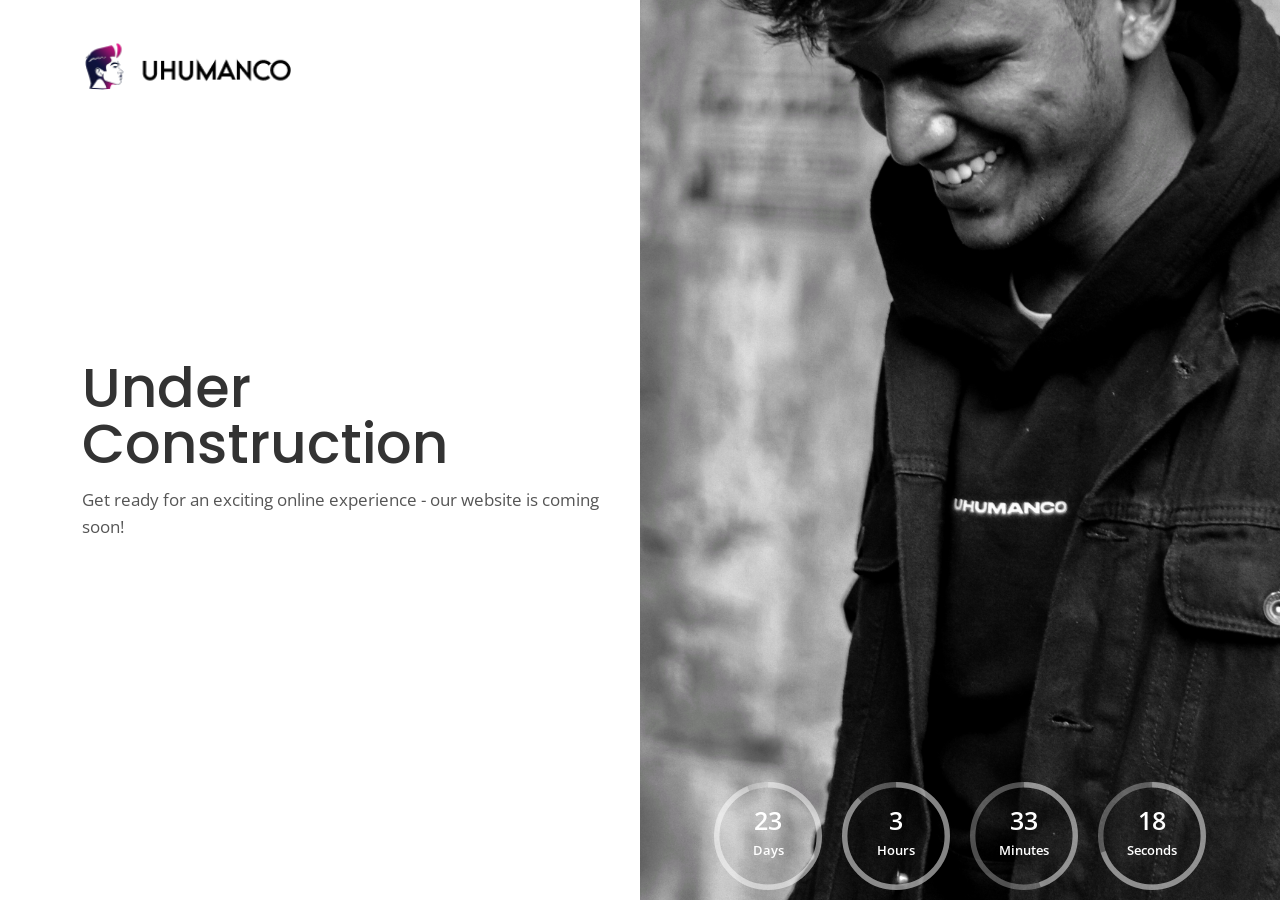
<file: index.html>
<!DOCTYPE HTML>
<html lang="en">

<head>
	<title>uhumanco</title>
	<meta http-equiv="X-UA-Compatible" content="IE=edge">
	<meta name="viewport" content="width=device-width, initial-scale=1">
	<meta charset="UTF-8">


	<!-- Font -->

	<link href="https://fonts.googleapis.com/css?family=Open+Sans:400,700%7CPoppins:400,500" rel="stylesheet">

	<!-- Stylesheets -->

	<link href="common-css/bootstrap.css" rel="stylesheet">


	<link href="common-css/ionicons.css" rel="stylesheet">

	<link href="https://cdn.jsdelivr.net/npm/bootstrap@5.3.2/dist/css/bootstrap.min.css" rel="stylesheet"
		integrity="sha384-T3c6CoIi6uLrA9TneNEoa7RxnatzjcDSCmG1MXxSR1GAsXEV/Dwwykc2MPK8M2HN" crossorigin="anonymous">
	<link rel="stylesheet" href="common-css/jquery.classycountdown.css" />

	<link href="01-comming-soon/css/styles.css" rel="stylesheet">

	<link href="01-comming-soon/css/responsive.css" rel="stylesheet">

</head>

<body>
	<script src="https://cdn.jsdelivr.net/npm/bootstrap@5.3.2/dist/js/bootstrap.bundle.min.js"
		integrity="sha384-C6RzsynM9kWDrMNeT87bh95OGNyZPhcTNXj1NW7RuBCsyN/o0jlpcV8Qyq46cDfL"
		crossorigin="anonymous"></script>
	<div class="main-area">
		<div class="container full-height position-static">

			<section class="left-section full-height">

				<a class="logo" style="z-index: 9;" href="#"><img src="images/logo-black.png" alt="Logo"></a>

				<div class="display-table">
					<div class="display-table-cell">
						<div class="main-content d-none d-md-block">
							<h1 class="title"><b>Under Construction</b></h1>
							<p>Get ready for an exciting online experience - our website is coming soon!</p>

							<!-- <div class="email-input-area">
								<form method="post">
									<input class="email-input" name="email" type="text" placeholder="Enter your email"/>
									<button class="submit-btn" name="submit" type="button"><b>NOTIFY US</b></button>
								</form>
							</div>email-input-area -->

						</div><!-- main-content -->
					</div><!-- display-table-cell -->
				</div><!-- display-table -->

				<!-- <ul class="footer-icons">
					<li>Stay in touch : </li>
					<li><a href="#"><i class="ion-social-facebook"></i></a></li>
					<li><a href="#"><i class="ion-social-twitter"></i></a></li>
					<li><a href="#"><i class="ion-social-googleplus"></i></a></li>
					<li><a href="#"><i class="ion-social-instagram-outline"></i></a></li>
					<li><a href="#"><i class="ion-social-pinterest"></i></a></li>
				</ul> -->

			</section><!-- left-section -->

			<section class="right-section" style="background-image: url(images/ram.jpg)">

				<div class="display-table center-text">
					<div class="d-flex align-items-end h-100 flex-column-reverse">

						<div id="rounded-countdown">
							<div class="countdown" data-remaining-sec="2000000"></div>
						</div>
						<div class="d-md-none mt-md-5 text-white" >
							<h1 class="title"><b>Under Construction</b></h1>
							<p class="text-white">Get ready for an exciting online experience - our website is coming soon!</p>

						</div>

					</div><!-- display-table-cell -->
				</div><!-- display-table -->

			</section><!-- right-section -->

		</div><!-- container -->
	</div><!-- main-area -->

	<!-- SCIPTS -->

	<script src="common-js/jquery-3.1.1.min.js"></script>

	<script src="common-js/tether.min.js"></script>

	<script src="common-js/bootstrap.js"></script>

	<script src="common-js/jquery.classycountdown.js"></script>

	<script src="common-js/jquery.knob.js"></script>

	<script src="common-js/jquery.throttle.js"></script>

	<script src="common-js/scripts.js"></script>

</body>

</html>
</file>
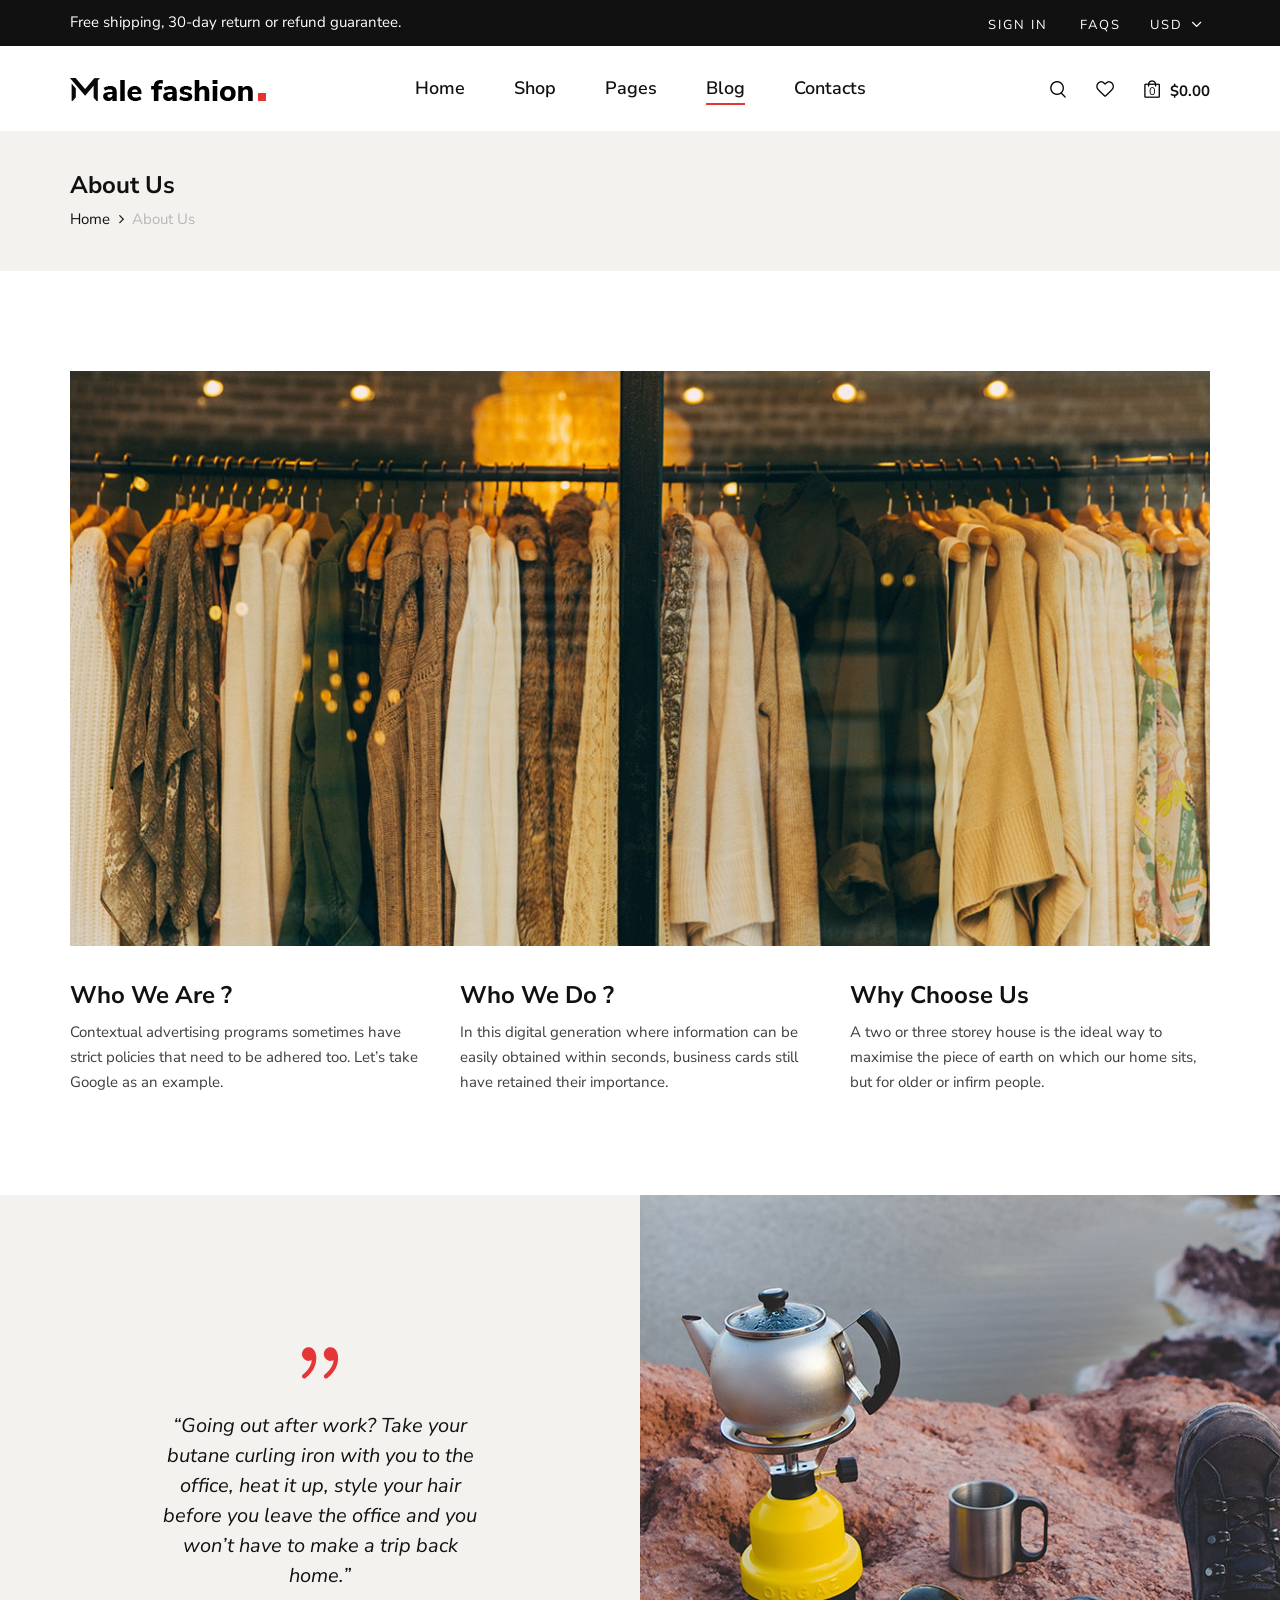
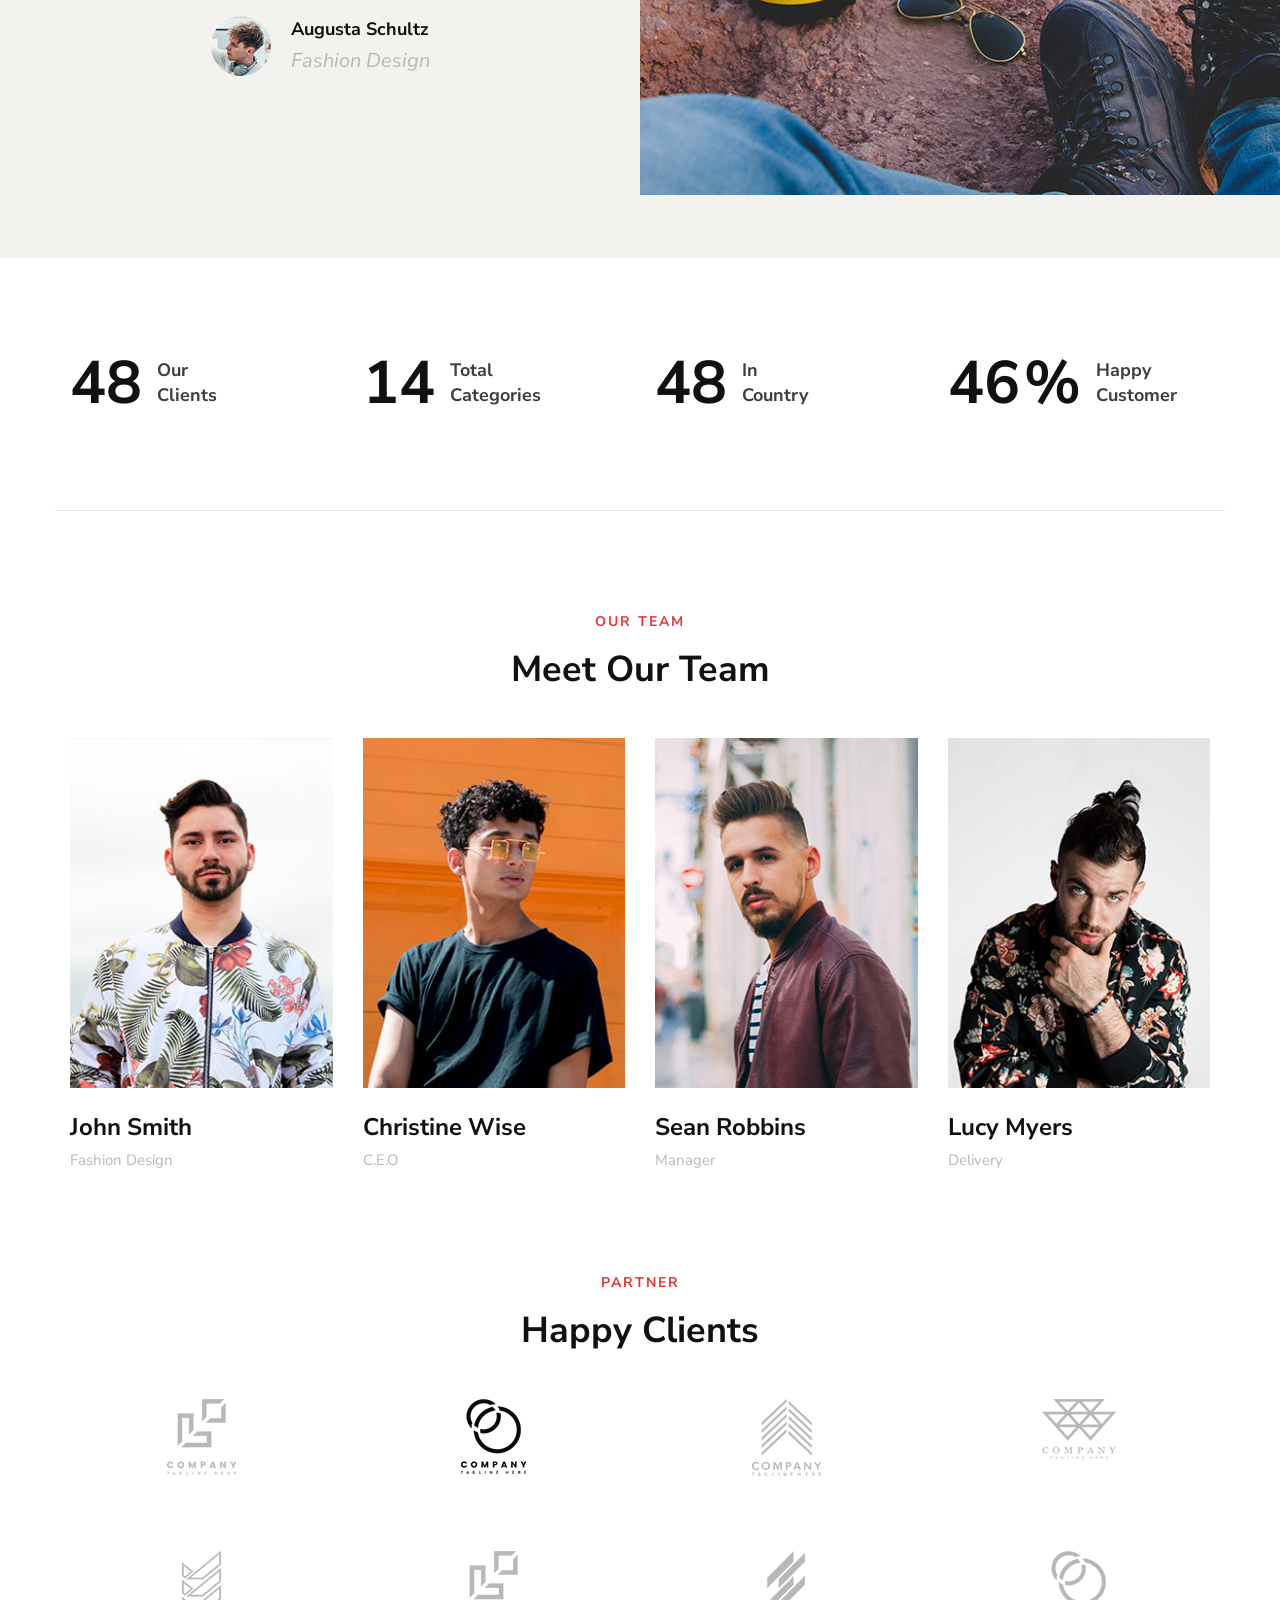
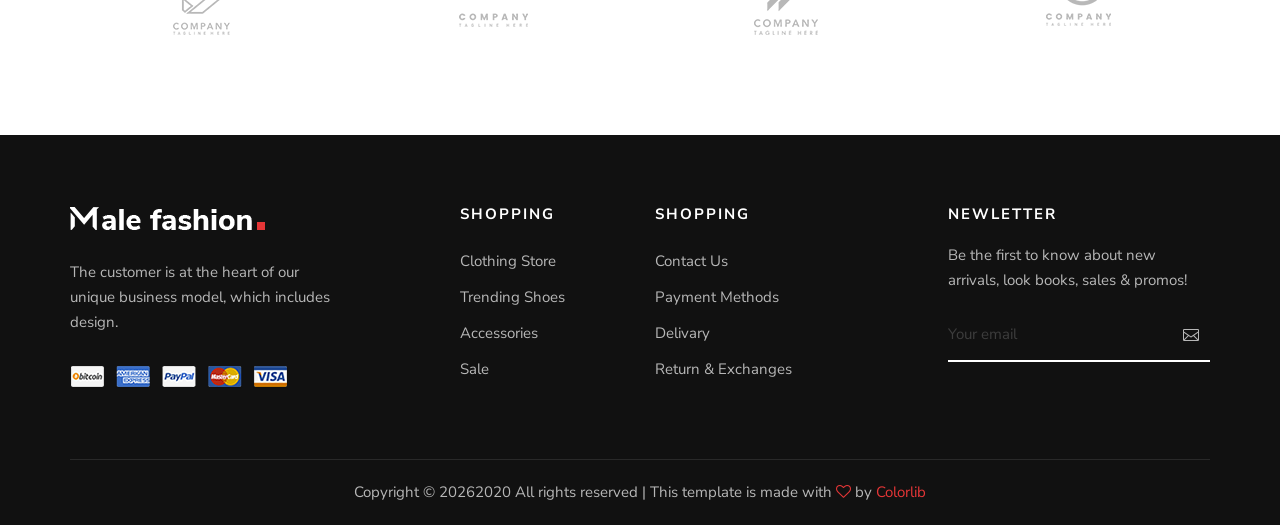
<file: about.html>
<!DOCTYPE html>
<html lang="zxx">

<head>
    <meta charset="UTF-8">
    <meta name="description" content="Male_Fashion Template">
    <meta name="keywords" content="Male_Fashion, unica, creative, html">
    <meta name="viewport" content="width=device-width, initial-scale=1.0">
    <meta http-equiv="X-UA-Compatible" content="ie=edge">
    <title>Male-Fashion | Template</title>

    <!-- Google Font -->
    <link href="https://fonts.googleapis.com/css2?family=Nunito+Sans:wght@300;400;600;700;800;900&display=swap"
    rel="stylesheet">

    <!-- Css Styles -->
    <link rel="stylesheet" href="css/bootstrap.min.css" type="text/css">
    <link rel="stylesheet" href="css/font-awesome.min.css" type="text/css">
    <link rel="stylesheet" href="css/elegant-icons.css" type="text/css">
    <link rel="stylesheet" href="css/magnific-popup.css" type="text/css">
    <link rel="stylesheet" href="css/nice-select.css" type="text/css">
    <link rel="stylesheet" href="css/owl.carousel.min.css" type="text/css">
    <link rel="stylesheet" href="css/slicknav.min.css" type="text/css">
    <link rel="stylesheet" href="css/style.css" type="text/css">
</head>

<body>
    <!-- Page Preloder -->
    <div id="preloder">
        <div class="loader"></div>
    </div>

    <!-- Offcanvas Menu Begin -->
    <div class="offcanvas-menu-overlay"></div>
    <div class="offcanvas-menu-wrapper">
        <div class="offcanvas__option">
            <div class="offcanvas__links">
                <a href="#">Sign in</a>
                <a href="#">FAQs</a>
            </div>
            <div class="offcanvas__top__hover">
                <span>Usd <i class="arrow_carrot-down"></i></span>
                <ul>
                    <li>USD</li>
                    <li>EUR</li>
                    <li>USD</li>
                </ul>
            </div>
        </div>
        <div class="offcanvas__nav__option">
            <a href="#" class="search-switch"><img src="img/icon/search.png" alt=""></a>
            <a href="#"><img src="img/icon/heart.png" alt=""></a>
            <a href="#"><img src="img/icon/cart.png" alt=""> <span>0</span></a>
            <div class="price">$0.00</div>
        </div>
        <div id="mobile-menu-wrap"></div>
        <div class="offcanvas__text">
            <p>Free shipping, 30-day return or refund guarantee.</p>
        </div>
    </div>
    <!-- Offcanvas Menu End -->

    <!-- Header Section Begin -->
    <header class="header">
        <div class="header__top">
            <div class="container">
                <div class="row">
                    <div class="col-lg-6 col-md-7">
                        <div class="header__top__left">
                            <p>Free shipping, 30-day return or refund guarantee.</p>
                        </div>
                    </div>
                    <div class="col-lg-6 col-md-5">
                        <div class="header__top__right">
                            <div class="header__top__links">
                                <a href="#">Sign in</a>
                                <a href="#">FAQs</a>
                            </div>
                            <div class="header__top__hover">
                                <span>Usd <i class="arrow_carrot-down"></i></span>
                                <ul>
                                    <li>USD</li>
                                    <li>EUR</li>
                                    <li>USD</li>
                                </ul>
                            </div>
                        </div>
                    </div>
                </div>
            </div>
        </div>
        <div class="container">
            <div class="row">
                <div class="col-lg-3 col-md-3">
                    <div class="header__logo">
                        <a href="./index.html"><img src="img/logo.png" alt=""></a>
                    </div>
                </div>
                <div class="col-lg-6 col-md-6">
                    <nav class="header__menu mobile-menu">
                        <ul>
                            <li><a href="./index.html">Home</a></li>
                            <li><a href="./shop.html">Shop</a></li>
                            <li><a href="#">Pages</a>
                                <ul class="dropdown">
                                    <li><a href="./about.html">About Us</a></li>
                                    <li><a href="./shop-details.html">Shop Details</a></li>
                                    <li><a href="./shopping-cart.html">Shopping Cart</a></li>
                                    <li><a href="./checkout.html">Check Out</a></li>
                                    <li><a href="./blog-details.html">Blog Details</a></li>
                                </ul>
                            </li>
                            <li class="active"><a href="./blog.html">Blog</a></li>
                            <li><a href="./contact.html">Contacts</a></li>
                        </ul>
                    </nav>
                </div>
                <div class="col-lg-3 col-md-3">
                    <div class="header__nav__option">
                        <a href="#" class="search-switch"><img src="img/icon/search.png" alt=""></a>
                        <a href="#"><img src="img/icon/heart.png" alt=""></a>
                        <a href="#"><img src="img/icon/cart.png" alt=""> <span>0</span></a>
                        <div class="price">$0.00</div>
                    </div>
                </div>
            </div>
            <div class="canvas__open"><i class="fa fa-bars"></i></div>
        </div>
    </header>
    <!-- Header Section End -->

    <!-- Breadcrumb Section Begin -->
    <section class="breadcrumb-option">
        <div class="container">
            <div class="row">
                <div class="col-lg-12">
                    <div class="breadcrumb__text">
                        <h4>About Us</h4>
                        <div class="breadcrumb__links">
                            <a href="./index.html">Home</a>
                            <span>About Us</span>
                        </div>
                    </div>
                </div>
            </div>
        </div>
    </section>
    <!-- Breadcrumb Section End -->

    <!-- About Section Begin -->
    <section class="about spad">
        <div class="container">
            <div class="row">
                <div class="col-lg-12">
                    <div class="about__pic">
                        <img src="img/about/about-us.jpg" alt="">
                    </div>
                </div>
            </div>
            <div class="row">
                <div class="col-lg-4 col-md-4 col-sm-6">
                    <div class="about__item">
                        <h4>Who We Are ?</h4>
                        <p>Contextual advertising programs sometimes have strict policies that need to be adhered too.
                        Let’s take Google as an example.</p>
                    </div>
                </div>
                <div class="col-lg-4 col-md-4 col-sm-6">
                    <div class="about__item">
                        <h4>Who We Do ?</h4>
                        <p>In this digital generation where information can be easily obtained within seconds, business
                        cards still have retained their importance.</p>
                    </div>
                </div>
                <div class="col-lg-4 col-md-4 col-sm-6">
                    <div class="about__item">
                        <h4>Why Choose Us</h4>
                        <p>A two or three storey house is the ideal way to maximise the piece of earth on which our home
                        sits, but for older or infirm people.</p>
                    </div>
                </div>
            </div>
        </div>
    </section>
    <!-- About Section End -->

    <!-- Testimonial Section Begin -->
    <section class="testimonial">
        <div class="container-fluid">
            <div class="row">
                <div class="col-lg-6 p-0">
                    <div class="testimonial__text">
                        <span class="icon_quotations"></span>
                        <p>“Going out after work? Take your butane curling iron with you to the office, heat it up,
                            style your hair before you leave the office and you won’t have to make a trip back home.”
                        </p>
                        <div class="testimonial__author">
                            <div class="testimonial__author__pic">
                                <img src="img/about/testimonial-author.jpg" alt="">
                            </div>
                            <div class="testimonial__author__text">
                                <h5>Augusta Schultz</h5>
                                <p>Fashion Design</p>
                            </div>
                        </div>
                    </div>
                </div>
                <div class="col-lg-6 p-0">
                    <div class="testimonial__pic set-bg" data-setbg="img/about/testimonial-pic.jpg"></div>
                </div>
            </div>
        </div>
    </section>
    <!-- Testimonial Section End -->

    <!-- Counter Section Begin -->
    <section class="counter spad">
        <div class="container">
            <div class="row">
                <div class="col-lg-3 col-md-6 col-sm-6">
                    <div class="counter__item">
                        <div class="counter__item__number">
                            <h2 class="cn_num">102</h2>
                        </div>
                        <span>Our <br />Clients</span>
                    </div>
                </div>
                <div class="col-lg-3 col-md-6 col-sm-6">
                    <div class="counter__item">
                        <div class="counter__item__number">
                            <h2 class="cn_num">30</h2>
                        </div>
                        <span>Total <br />Categories</span>
                    </div>
                </div>
                <div class="col-lg-3 col-md-6 col-sm-6">
                    <div class="counter__item">
                        <div class="counter__item__number">
                            <h2 class="cn_num">102</h2>
                        </div>
                        <span>In <br />Country</span>
                    </div>
                </div>
                <div class="col-lg-3 col-md-6 col-sm-6">
                    <div class="counter__item">
                        <div class="counter__item__number">
                            <h2 class="cn_num">98</h2>
                            <strong>%</strong>
                        </div>
                        <span>Happy <br />Customer</span>
                    </div>
                </div>
            </div>
        </div>
    </section>
    <!-- Counter Section End -->

    <!-- Team Section Begin -->
    <section class="team spad">
        <div class="container">
            <div class="row">
                <div class="col-lg-12">
                    <div class="section-title">
                        <span>Our Team</span>
                        <h2>Meet Our Team</h2>
                    </div>
                </div>
            </div>
            <div class="row">
                <div class="col-lg-3 col-md-6 col-sm-6">
                    <div class="team__item">
                        <img src="img/about/team-1.jpg" alt="">
                        <h4>John Smith</h4>
                        <span>Fashion Design</span>
                    </div>
                </div>
                <div class="col-lg-3 col-md-6 col-sm-6">
                    <div class="team__item">
                        <img src="img/about/team-2.jpg" alt="">
                        <h4>Christine Wise</h4>
                        <span>C.E.O</span>
                    </div>
                </div>
                <div class="col-lg-3 col-md-6 col-sm-6">
                    <div class="team__item">
                        <img src="img/about/team-3.jpg" alt="">
                        <h4>Sean Robbins</h4>
                        <span>Manager</span>
                    </div>
                </div>
                <div class="col-lg-3 col-md-6 col-sm-6">
                    <div class="team__item">
                        <img src="img/about/team-4.jpg" alt="">
                        <h4>Lucy Myers</h4>
                        <span>Delivery</span>
                    </div>
                </div>
            </div>
        </div>
    </section>
    <!-- Team Section End -->

    <!-- Client Section Begin -->
    <section class="clients spad">
        <div class="container">
            <div class="row">
                <div class="col-lg-12">
                    <div class="section-title">
                        <span>Partner</span>
                        <h2>Happy Clients</h2>
                    </div>
                </div>
            </div>
            <div class="row">
                <div class="col-lg-3 col-md-4 col-sm-4 col-6">
                    <a href="#" class="client__item"><img src="img/clients/client-1.png" alt=""></a>
                </div>
                <div class="col-lg-3 col-md-4 col-sm-4 col-6">
                    <a href="#" class="client__item"><img src="img/clients/client-2.png" alt=""></a>
                </div>
                <div class="col-lg-3 col-md-4 col-sm-4 col-6">
                    <a href="#" class="client__item"><img src="img/clients/client-3.png" alt=""></a>
                </div>
                <div class="col-lg-3 col-md-4 col-sm-4 col-6">
                    <a href="#" class="client__item"><img src="img/clients/client-4.png" alt=""></a>
                </div>
                <div class="col-lg-3 col-md-4 col-sm-4 col-6">
                    <a href="#" class="client__item"><img src="img/clients/client-5.png" alt=""></a>
                </div>
                <div class="col-lg-3 col-md-4 col-sm-4 col-6">
                    <a href="#" class="client__item"><img src="img/clients/client-6.png" alt=""></a>
                </div>
                <div class="col-lg-3 col-md-4 col-sm-4 col-6">
                    <a href="#" class="client__item"><img src="img/clients/client-7.png" alt=""></a>
                </div>
                <div class="col-lg-3 col-md-4 col-sm-4 col-6">
                    <a href="#" class="client__item"><img src="img/clients/client-8.png" alt=""></a>
                </div>
            </div>
        </div>
    </section>
    <!-- Client Section End -->

    <!-- Footer Section Begin -->
    <footer class="footer">
        <div class="container">
            <div class="row">
                <div class="col-lg-3 col-md-6 col-sm-6">
                    <div class="footer__about">
                        <div class="footer__logo">
                            <a href="#"><img src="img/footer-logo.png" alt=""></a>
                        </div>
                        <p>The customer is at the heart of our unique business model, which includes design.</p>
                        <a href="#"><img src="img/payment.png" alt=""></a>
                    </div>
                </div>
                <div class="col-lg-2 offset-lg-1 col-md-3 col-sm-6">
                    <div class="footer__widget">
                        <h6>Shopping</h6>
                        <ul>
                            <li><a href="#">Clothing Store</a></li>
                            <li><a href="#">Trending Shoes</a></li>
                            <li><a href="#">Accessories</a></li>
                            <li><a href="#">Sale</a></li>
                        </ul>
                    </div>
                </div>
                <div class="col-lg-2 col-md-3 col-sm-6">
                    <div class="footer__widget">
                        <h6>Shopping</h6>
                        <ul>
                            <li><a href="#">Contact Us</a></li>
                            <li><a href="#">Payment Methods</a></li>
                            <li><a href="#">Delivary</a></li>
                            <li><a href="#">Return & Exchanges</a></li>
                        </ul>
                    </div>
                </div>
                <div class="col-lg-3 offset-lg-1 col-md-6 col-sm-6">
                    <div class="footer__widget">
                        <h6>NewLetter</h6>
                        <div class="footer__newslatter">
                            <p>Be the first to know about new arrivals, look books, sales & promos!</p>
                            <form action="#">
                                <input type="text" placeholder="Your email">
                                <button type="submit"><span class="icon_mail_alt"></span></button>
                            </form>
                        </div>
                    </div>
                </div>
            </div>
            <div class="row">
                <div class="col-lg-12 text-center">
                    <div class="footer__copyright__text">
                        <!-- Link back to Colorlib can't be removed. Template is licensed under CC BY 3.0. -->
                        <p>Copyright ©
                            <script>
                                document.write(new Date().getFullYear());
                            </script>2020
                            All rights reserved | This template is made with <i class="fa fa-heart-o"
                            aria-hidden="true"></i> by <a href="https://colorlib.com" target="_blank">Colorlib</a>
                        </p>
                        <!-- Link back to Colorlib can't be removed. Template is licensed under CC BY 3.0. -->
                    </div>
                </div>
            </div>
        </div>
    </footer>
    <!-- Footer Section End -->

    <!-- Search Begin -->
    <div class="search-model">
        <div class="h-100 d-flex align-items-center justify-content-center">
            <div class="search-close-switch">+</div>
            <form class="search-model-form">
                <input type="text" id="search-input" placeholder="Search here.....">
            </form>
        </div>
    </div>
    <!-- Search End -->

    <!-- Js Plugins -->
    <script src="js/jquery-3.3.1.min.js"></script>
    <script src="js/bootstrap.min.js"></script>
    <script src="js/jquery.nice-select.min.js"></script>
    <script src="js/jquery.nicescroll.min.js"></script>
    <script src="js/jquery.magnific-popup.min.js"></script>
    <script src="js/jquery.countdown.min.js"></script>
    <script src="js/jquery.slicknav.js"></script>
    <script src="js/mixitup.min.js"></script>
    <script src="js/owl.carousel.min.js"></script>
    <script src="js/main.js"></script>
</body>

</html>
</file>
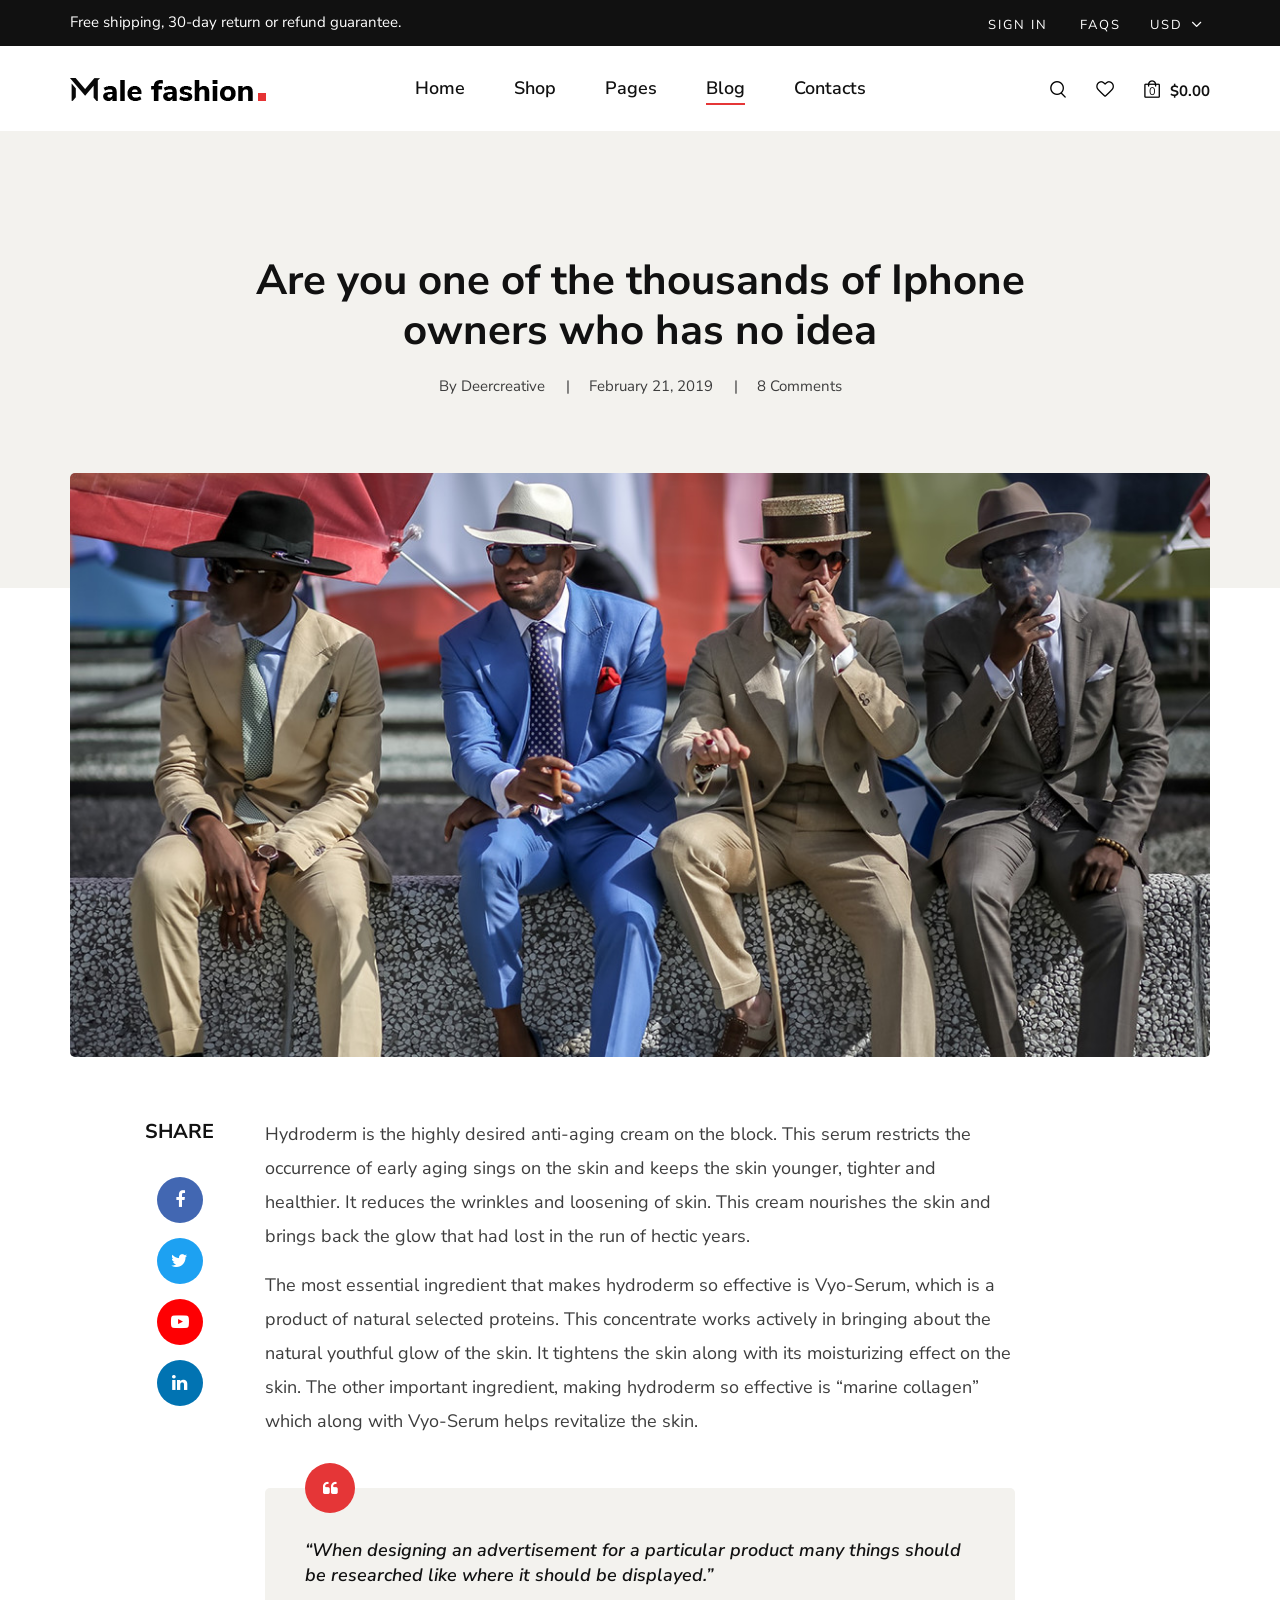
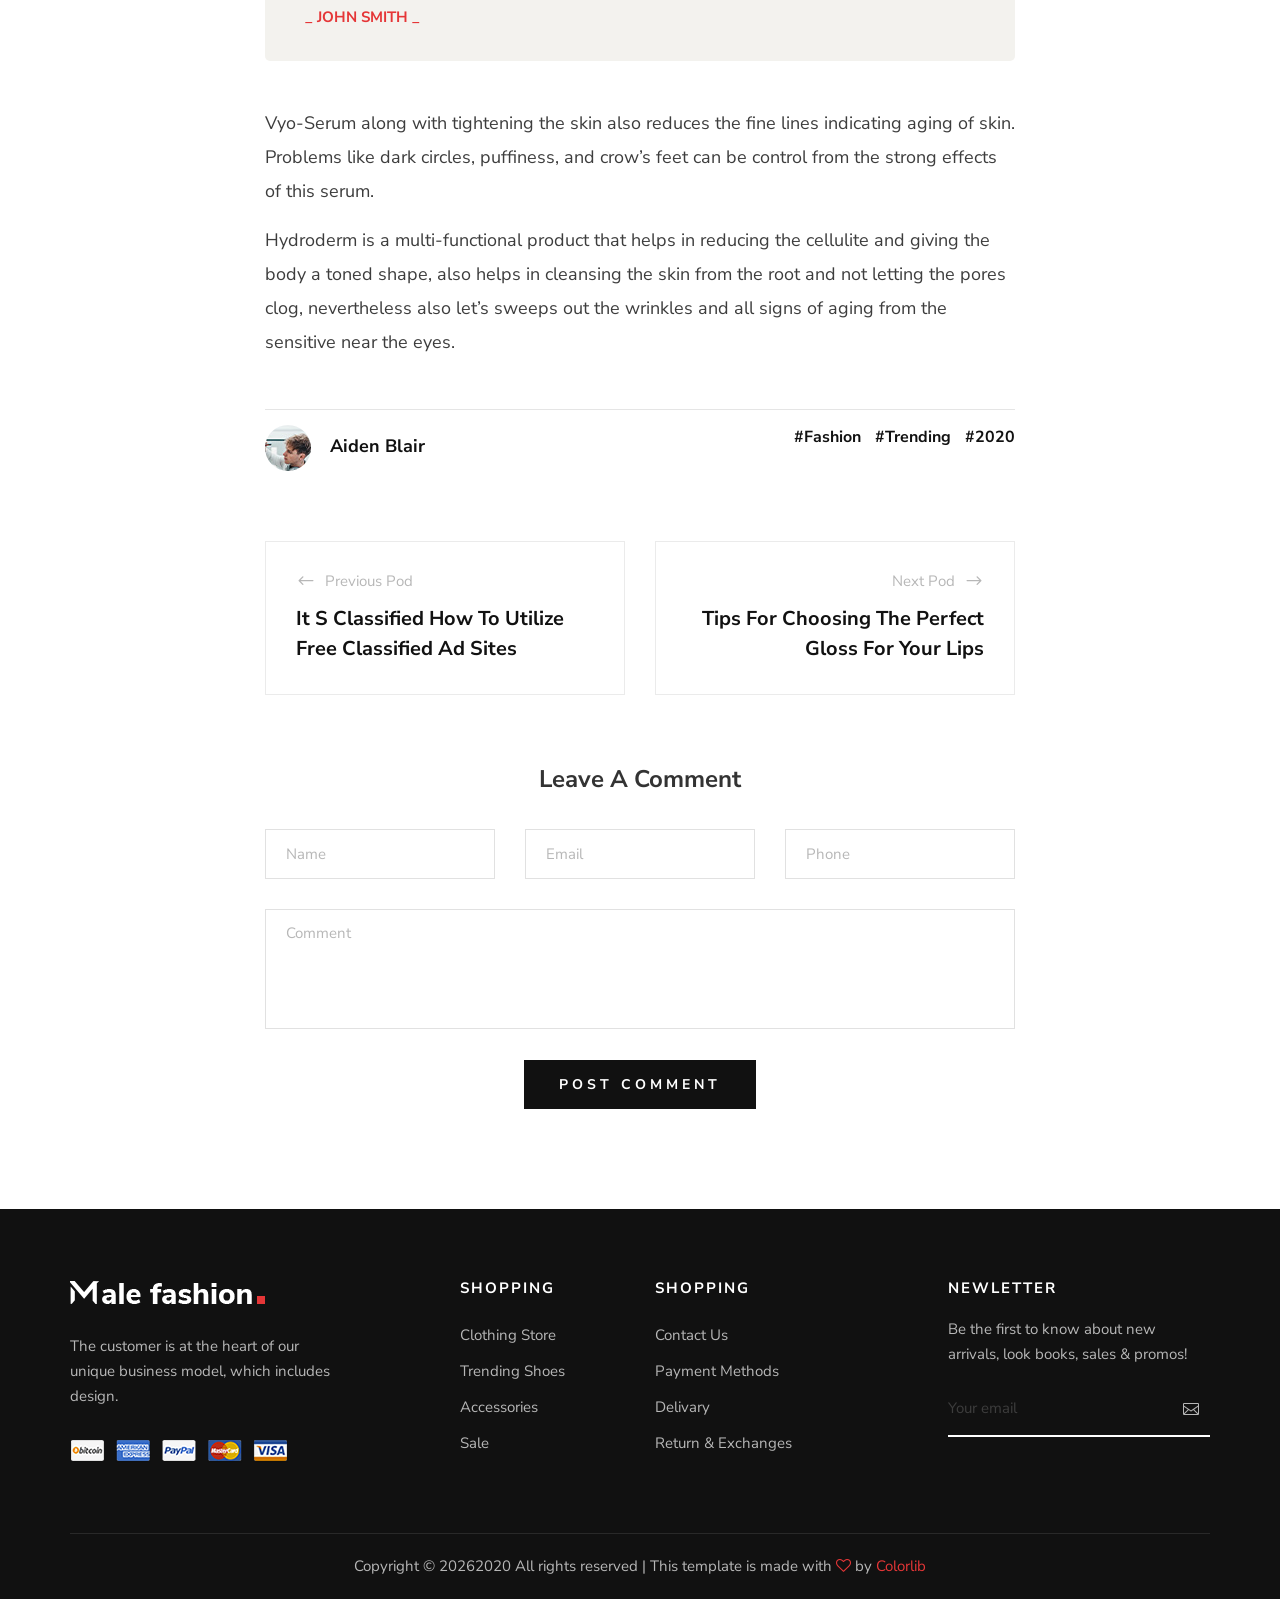
<file: blog-details.html>
<!DOCTYPE html>
<html lang="zxx">

<head>
    <meta charset="UTF-8">
    <meta name="description" content="Male_Fashion Template">
    <meta name="keywords" content="Male_Fashion, unica, creative, html">
    <meta name="viewport" content="width=device-width, initial-scale=1.0">
    <meta http-equiv="X-UA-Compatible" content="ie=edge">
    <title>Male-Fashion | Template</title>

    <!-- Google Font -->
    <link href="https://fonts.googleapis.com/css2?family=Nunito+Sans:wght@300;400;600;700;800;900&display=swap"
        rel="stylesheet">

    <!-- Css Styles -->
    <link rel="stylesheet" href="css/bootstrap.min.css" type="text/css">
    <link rel="stylesheet" href="css/font-awesome.min.css" type="text/css">
    <link rel="stylesheet" href="css/elegant-icons.css" type="text/css">
    <link rel="stylesheet" href="css/magnific-popup.css" type="text/css">
    <link rel="stylesheet" href="css/nice-select.css" type="text/css">
    <link rel="stylesheet" href="css/owl.carousel.min.css" type="text/css">
    <link rel="stylesheet" href="css/slicknav.min.css" type="text/css">
    <link rel="stylesheet" href="css/style.css" type="text/css">
</head>

<body>
    <!-- Page Preloder -->
    <div id="preloder">
        <div class="loader"></div>
    </div>

    <!-- Offcanvas Menu Begin -->
    <div class="offcanvas-menu-overlay"></div>
    <div class="offcanvas-menu-wrapper">
        <div class="offcanvas__option">
            <div class="offcanvas__links">
                <a href="#">Sign in</a>
                <a href="#">FAQs</a>
            </div>
            <div class="offcanvas__top__hover">
                <span>Usd <i class="arrow_carrot-down"></i></span>
                <ul>
                    <li>USD</li>
                    <li>EUR</li>
                    <li>USD</li>
                </ul>
            </div>
        </div>
        <div class="offcanvas__nav__option">
            <a href="#" class="search-switch"><img src="img/icon/search.png" alt=""></a>
            <a href="#"><img src="img/icon/heart.png" alt=""></a>
            <a href="#"><img src="img/icon/cart.png" alt=""> <span>0</span></a>
            <div class="price">$0.00</div>
        </div>
        <div id="mobile-menu-wrap"></div>
        <div class="offcanvas__text">
            <p>Free shipping, 30-day return or refund guarantee.</p>
        </div>
    </div>
    <!-- Offcanvas Menu End -->

    <!-- Header Section Begin -->
    <header class="header">
        <div class="header__top">
            <div class="container">
                <div class="row">
                    <div class="col-lg-6 col-md-7">
                        <div class="header__top__left">
                            <p>Free shipping, 30-day return or refund guarantee.</p>
                        </div>
                    </div>
                    <div class="col-lg-6 col-md-5">
                        <div class="header__top__right">
                            <div class="header__top__links">
                                <a href="#">Sign in</a>
                                <a href="#">FAQs</a>
                            </div>
                            <div class="header__top__hover">
                                <span>Usd <i class="arrow_carrot-down"></i></span>
                                <ul>
                                    <li>USD</li>
                                    <li>EUR</li>
                                    <li>USD</li>
                                </ul>
                            </div>
                        </div>
                    </div>
                </div>
            </div>
        </div>
        <div class="container">
            <div class="row">
                <div class="col-lg-3 col-md-3">
                    <div class="header__logo">
                        <a href="./index.html"><img src="img/logo.png" alt=""></a>
                    </div>
                </div>
                <div class="col-lg-6 col-md-6">
                    <nav class="header__menu mobile-menu">
                        <ul>
                            <li><a href="./index.html">Home</a></li>
                            <li><a href="./shop.html">Shop</a></li>
                            <li><a href="#">Pages</a>
                                <ul class="dropdown">
                                    <li><a href="./about.html">About Us</a></li>
                                    <li><a href="./shop-details.html">Shop Details</a></li>
                                    <li><a href="./shopping-cart.html">Shopping Cart</a></li>
                                    <li><a href="./checkout.html">Check Out</a></li>
                                    <li><a href="./blog-details.html">Blog Details</a></li>
                                </ul>
                            </li>
                            <li class="active"><a href="./blog.html">Blog</a></li>
                            <li><a href="./contact.html">Contacts</a></li>
                        </ul>
                    </nav>
                </div>
                <div class="col-lg-3 col-md-3">
                    <div class="header__nav__option">
                        <a href="#" class="search-switch"><img src="img/icon/search.png" alt=""></a>
                        <a href="#"><img src="img/icon/heart.png" alt=""></a>
                        <a href="#"><img src="img/icon/cart.png" alt=""> <span>0</span></a>
                        <div class="price">$0.00</div>
                    </div>
                </div>
            </div>
            <div class="canvas__open"><i class="fa fa-bars"></i></div>
        </div>
    </header>
    <!-- Header Section End -->

    <!-- Blog Details Hero Begin -->
    <section class="blog-hero spad">
        <div class="container">
            <div class="row d-flex justify-content-center">
                <div class="col-lg-9 text-center">
                    <div class="blog__hero__text">
                        <h2>Are you one of the thousands of Iphone owners who has no idea</h2>
                        <ul>
                            <li>By Deercreative</li>
                            <li>February 21, 2019</li>
                            <li>8 Comments</li>
                        </ul>
                    </div>
                </div>
            </div>
        </div>
    </section>
    <!-- Blog Details Hero End -->

    <!-- Blog Details Section Begin -->
    <section class="blog-details spad">
        <div class="container">
            <div class="row d-flex justify-content-center">
                <div class="col-lg-12">
                    <div class="blog__details__pic">
                        <img src="img/blog/details/blog-details.jpg" alt="">
                    </div>
                </div>
                <div class="col-lg-8">
                    <div class="blog__details__content">
                        <div class="blog__details__share">
                            <span>share</span>
                            <ul>
                                <li><a href="#"><i class="fa fa-facebook"></i></a></li>
                                <li><a href="#" class="twitter"><i class="fa fa-twitter"></i></a></li>
                                <li><a href="#" class="youtube"><i class="fa fa-youtube-play"></i></a></li>
                                <li><a href="#" class="linkedin"><i class="fa fa-linkedin"></i></a></li>
                            </ul>
                        </div>
                        <div class="blog__details__text">
                            <p>Hydroderm is the highly desired anti-aging cream on the block. This serum restricts the
                                occurrence of early aging sings on the skin and keeps the skin younger, tighter and
                                healthier. It reduces the wrinkles and loosening of skin. This cream nourishes the skin
                                and brings back the glow that had lost in the run of hectic years.</p>
                            <p>The most essential ingredient that makes hydroderm so effective is Vyo-Serum, which is a
                                product of natural selected proteins. This concentrate works actively in bringing about
                                the natural youthful glow of the skin. It tightens the skin along with its moisturizing
                                effect on the skin. The other important ingredient, making hydroderm so effective is
                                “marine collagen” which along with Vyo-Serum helps revitalize the skin.</p>
                        </div>
                        <div class="blog__details__quote">
                            <i class="fa fa-quote-left"></i>
                            <p>“When designing an advertisement for a particular product many things should be
                                researched like where it should be displayed.”</p>
                            <h6>_ John Smith _</h6>
                        </div>
                        <div class="blog__details__text">
                            <p>Vyo-Serum along with tightening the skin also reduces the fine lines indicating aging of
                                skin. Problems like dark circles, puffiness, and crow’s feet can be control from the
                                strong effects of this serum.</p>
                            <p>Hydroderm is a multi-functional product that helps in reducing the cellulite and giving
                                the body a toned shape, also helps in cleansing the skin from the root and not letting
                                the pores clog, nevertheless also let’s sweeps out the wrinkles and all signs of aging
                                from the sensitive near the eyes.</p>
                        </div>
                        <div class="blog__details__option">
                            <div class="row">
                                <div class="col-lg-6 col-md-6 col-sm-6">
                                    <div class="blog__details__author">
                                        <div class="blog__details__author__pic">
                                            <img src="img/blog/details/blog-author.jpg" alt="">
                                        </div>
                                        <div class="blog__details__author__text">
                                            <h5>Aiden Blair</h5>
                                        </div>
                                    </div>
                                </div>
                                <div class="col-lg-6 col-md-6 col-sm-6">
                                    <div class="blog__details__tags">
                                        <a href="#">#Fashion</a>
                                        <a href="#">#Trending</a>
                                        <a href="#">#2020</a>
                                    </div>
                                </div>
                            </div>
                        </div>
                        <div class="blog__details__btns">
                            <div class="row">
                                <div class="col-lg-6 col-md-6 col-sm-6">
                                    <a href="" class="blog__details__btns__item">
                                        <p><span class="arrow_left"></span> Previous Pod</p>
                                        <h5>It S Classified How To Utilize Free Classified Ad Sites</h5>
                                    </a>
                                </div>
                                <div class="col-lg-6 col-md-6 col-sm-6">
                                    <a href="" class="blog__details__btns__item blog__details__btns__item--next">
                                        <p>Next Pod <span class="arrow_right"></span></p>
                                        <h5>Tips For Choosing The Perfect Gloss For Your Lips</h5>
                                    </a>
                                </div>
                            </div>
                        </div>
                        <div class="blog__details__comment">
                            <h4>Leave A Comment</h4>
                            <form action="#">
                                <div class="row">
                                    <div class="col-lg-4 col-md-4">
                                        <input type="text" placeholder="Name">
                                    </div>
                                    <div class="col-lg-4 col-md-4">
                                        <input type="text" placeholder="Email">
                                    </div>
                                    <div class="col-lg-4 col-md-4">
                                        <input type="text" placeholder="Phone">
                                    </div>
                                    <div class="col-lg-12 text-center">
                                        <textarea placeholder="Comment"></textarea>
                                        <button type="submit" class="site-btn">Post Comment</button>
                                    </div>
                                </div>
                            </form>
                        </div>
                    </div>
                </div>
            </div>
        </div>
    </section>
    <!-- Blog Details Section End -->

    <!-- Footer Section Begin -->
    <footer class="footer">
        <div class="container">
            <div class="row">
                <div class="col-lg-3 col-md-6 col-sm-6">
                    <div class="footer__about">
                        <div class="footer__logo">
                            <a href="#"><img src="img/footer-logo.png" alt=""></a>
                        </div>
                        <p>The customer is at the heart of our unique business model, which includes design.</p>
                        <a href="#"><img src="img/payment.png" alt=""></a>
                    </div>
                </div>
                <div class="col-lg-2 offset-lg-1 col-md-3 col-sm-6">
                    <div class="footer__widget">
                        <h6>Shopping</h6>
                        <ul>
                            <li><a href="#">Clothing Store</a></li>
                            <li><a href="#">Trending Shoes</a></li>
                            <li><a href="#">Accessories</a></li>
                            <li><a href="#">Sale</a></li>
                        </ul>
                    </div>
                </div>
                <div class="col-lg-2 col-md-3 col-sm-6">
                    <div class="footer__widget">
                        <h6>Shopping</h6>
                        <ul>
                            <li><a href="#">Contact Us</a></li>
                            <li><a href="#">Payment Methods</a></li>
                            <li><a href="#">Delivary</a></li>
                            <li><a href="#">Return & Exchanges</a></li>
                        </ul>
                    </div>
                </div>
                <div class="col-lg-3 offset-lg-1 col-md-6 col-sm-6">
                    <div class="footer__widget">
                        <h6>NewLetter</h6>
                        <div class="footer__newslatter">
                            <p>Be the first to know about new arrivals, look books, sales & promos!</p>
                            <form action="#">
                                <input type="text" placeholder="Your email">
                                <button type="submit"><span class="icon_mail_alt"></span></button>
                            </form>
                        </div>
                    </div>
                </div>
            </div>
            <div class="row">
                <div class="col-lg-12 text-center">
                    <div class="footer__copyright__text">
                        <!-- Link back to Colorlib can't be removed. Template is licensed under CC BY 3.0. -->
                        <p>Copyright ©
                            <script>
                                document.write(new Date().getFullYear());
                            </script>2020
                            All rights reserved | This template is made with <i class="fa fa-heart-o"
                                aria-hidden="true"></i> by <a href="https://colorlib.com" target="_blank">Colorlib</a>
                        </p>
                        <!-- Link back to Colorlib can't be removed. Template is licensed under CC BY 3.0. -->
                    </div>
                </div>
            </div>
        </div>
    </footer>
    <!-- Footer Section End -->

    <!-- Search Begin -->
    <div class="search-model">
        <div class="h-100 d-flex align-items-center justify-content-center">
            <div class="search-close-switch">+</div>
            <form class="search-model-form">
                <input type="text" id="search-input" placeholder="Search here.....">
            </form>
        </div>
    </div>
    <!-- Search End -->

    <!-- Js Plugins -->
    <script src="js/jquery-3.3.1.min.js"></script>
    <script src="js/bootstrap.min.js"></script>
    <script src="js/jquery.nice-select.min.js"></script>
    <script src="js/jquery.nicescroll.min.js"></script>
    <script src="js/jquery.magnific-popup.min.js"></script>
    <script src="js/jquery.countdown.min.js"></script>
    <script src="js/jquery.slicknav.js"></script>
    <script src="js/mixitup.min.js"></script>
    <script src="js/owl.carousel.min.js"></script>
    <script src="js/main.js"></script>
</body>

</html>
</file>
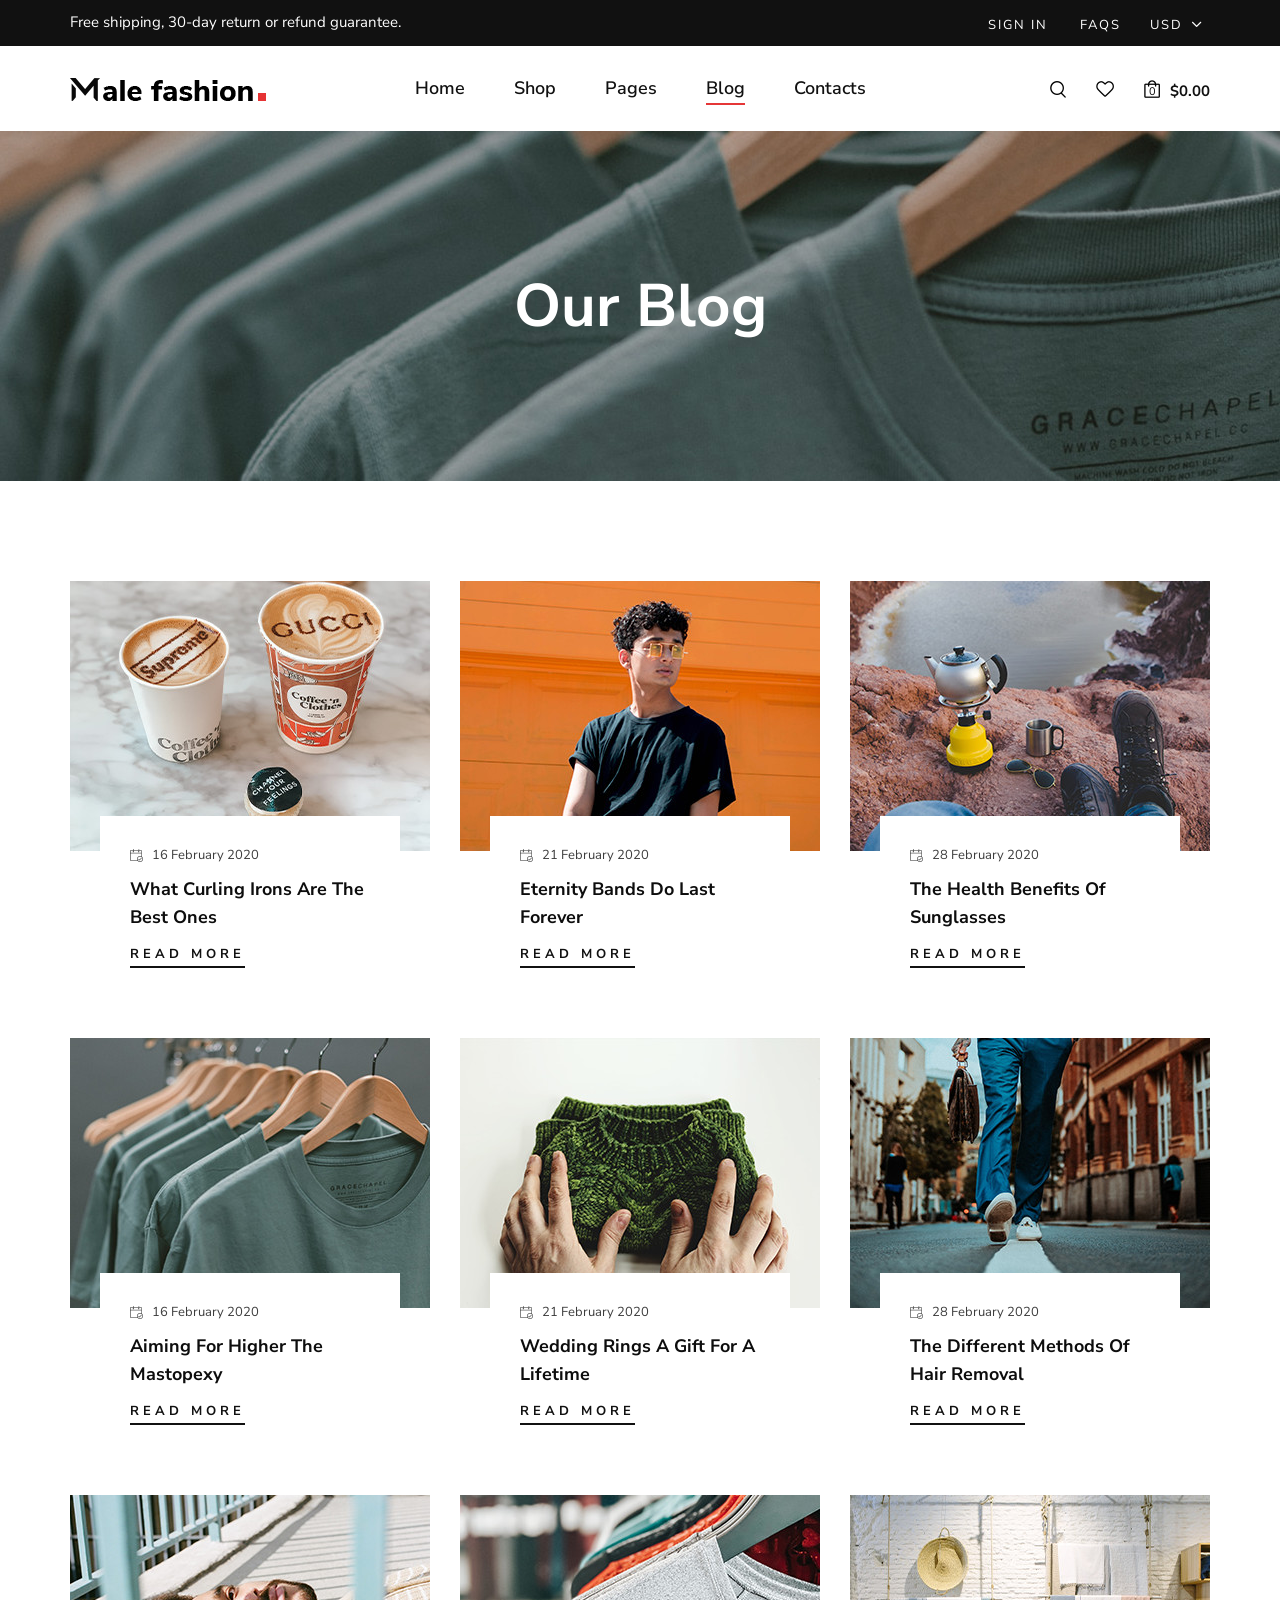
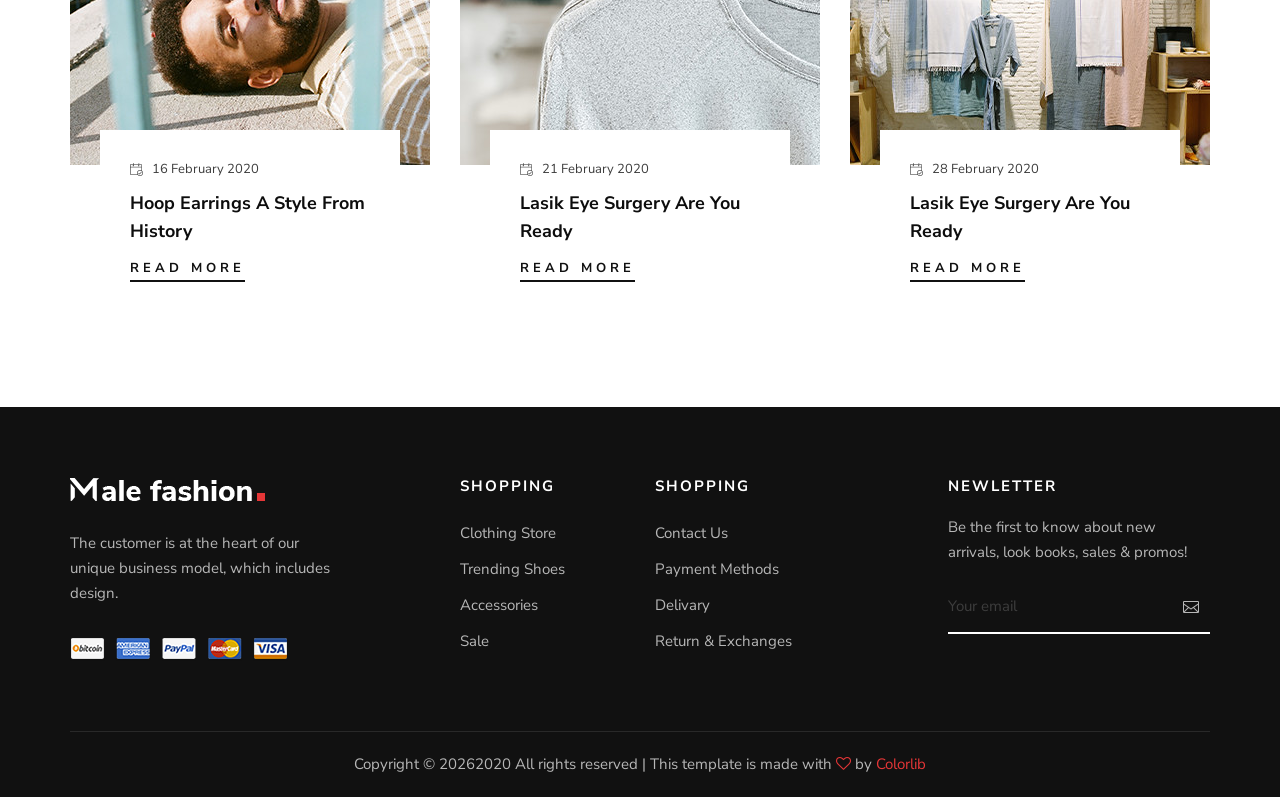
<file: blog.html>
<!DOCTYPE html>
<html lang="zxx">

<head>
    <meta charset="UTF-8">
    <meta name="description" content="Male_Fashion Template">
    <meta name="keywords" content="Male_Fashion, unica, creative, html">
    <meta name="viewport" content="width=device-width, initial-scale=1.0">
    <meta http-equiv="X-UA-Compatible" content="ie=edge">
    <title>Male-Fashion | Template</title>

    <!-- Google Font -->
    <link href="https://fonts.googleapis.com/css2?family=Nunito+Sans:wght@300;400;600;700;800;900&display=swap"
        rel="stylesheet">

    <!-- Css Styles -->
    <link rel="stylesheet" href="css/bootstrap.min.css" type="text/css">
    <link rel="stylesheet" href="css/font-awesome.min.css" type="text/css">
    <link rel="stylesheet" href="css/elegant-icons.css" type="text/css">
    <link rel="stylesheet" href="css/magnific-popup.css" type="text/css">
    <link rel="stylesheet" href="css/nice-select.css" type="text/css">
    <link rel="stylesheet" href="css/owl.carousel.min.css" type="text/css">
    <link rel="stylesheet" href="css/slicknav.min.css" type="text/css">
    <link rel="stylesheet" href="css/style.css" type="text/css">
</head>

<body>
    <!-- Page Preloder -->
    <div id="preloder">
        <div class="loader"></div>
    </div>

    <!-- Offcanvas Menu Begin -->
    <div class="offcanvas-menu-overlay"></div>
    <div class="offcanvas-menu-wrapper">
        <div class="offcanvas__option">
            <div class="offcanvas__links">
                <a href="#">Sign in</a>
                <a href="#">FAQs</a>
            </div>
            <div class="offcanvas__top__hover">
                <span>Usd <i class="arrow_carrot-down"></i></span>
                <ul>
                    <li>USD</li>
                    <li>EUR</li>
                    <li>USD</li>
                </ul>
            </div>
        </div>
        <div class="offcanvas__nav__option">
            <a href="#" class="search-switch"><img src="img/icon/search.png" alt=""></a>
            <a href="#"><img src="img/icon/heart.png" alt=""></a>
            <a href="#"><img src="img/icon/cart.png" alt=""> <span>0</span></a>
            <div class="price">$0.00</div>
        </div>
        <div id="mobile-menu-wrap"></div>
        <div class="offcanvas__text">
            <p>Free shipping, 30-day return or refund guarantee.</p>
        </div>
    </div>
    <!-- Offcanvas Menu End -->

    <!-- Header Section Begin -->
    <header class="header">
        <div class="header__top">
            <div class="container">
                <div class="row">
                    <div class="col-lg-6 col-md-7">
                        <div class="header__top__left">
                            <p>Free shipping, 30-day return or refund guarantee.</p>
                        </div>
                    </div>
                    <div class="col-lg-6 col-md-5">
                        <div class="header__top__right">
                            <div class="header__top__links">
                                <a href="#">Sign in</a>
                                <a href="#">FAQs</a>
                            </div>
                            <div class="header__top__hover">
                                <span>Usd <i class="arrow_carrot-down"></i></span>
                                <ul>
                                    <li>USD</li>
                                    <li>EUR</li>
                                    <li>USD</li>
                                </ul>
                            </div>
                        </div>
                    </div>
                </div>
            </div>
        </div>
        <div class="container">
            <div class="row">
                <div class="col-lg-3 col-md-3">
                    <div class="header__logo">
                        <a href="./index.html"><img src="img/logo.png" alt=""></a>
                    </div>
                </div>
                <div class="col-lg-6 col-md-6">
                    <nav class="header__menu mobile-menu">
                        <ul>
                            <li><a href="./index.html">Home</a></li>
                            <li><a href="./shop.html">Shop</a></li>
                            <li><a href="#">Pages</a>
                                <ul class="dropdown">
                                    <li><a href="./about.html">About Us</a></li>
                                    <li><a href="./shop-details.html">Shop Details</a></li>
                                    <li><a href="./shopping-cart.html">Shopping Cart</a></li>
                                    <li><a href="./checkout.html">Check Out</a></li>
                                    <li><a href="./blog-details.html">Blog Details</a></li>
                                </ul>
                            </li>
                            <li class="active"><a href="./blog.html">Blog</a></li>
                            <li><a href="./contact.html">Contacts</a></li>
                        </ul>
                    </nav>
                </div>
                <div class="col-lg-3 col-md-3">
                    <div class="header__nav__option">
                        <a href="#" class="search-switch"><img src="img/icon/search.png" alt=""></a>
                        <a href="#"><img src="img/icon/heart.png" alt=""></a>
                        <a href="#"><img src="img/icon/cart.png" alt=""> <span>0</span></a>
                        <div class="price">$0.00</div>
                    </div>
                </div>
            </div>
            <div class="canvas__open"><i class="fa fa-bars"></i></div>
        </div>
    </header>
    <!-- Header Section End -->

    <!-- Breadcrumb Section Begin -->
    <section class="breadcrumb-blog set-bg" data-setbg="img/breadcrumb-bg.jpg">
        <div class="container">
            <div class="row">
                <div class="col-lg-12">
                    <h2>Our Blog</h2>
                </div>
            </div>
        </div>
    </section>
    <!-- Breadcrumb Section End -->

    <!-- Blog Section Begin -->
    <section class="blog spad">
        <div class="container">
            <div class="row">
                <div class="col-lg-4 col-md-6 col-sm-6">
                    <div class="blog__item">
                        <div class="blog__item__pic set-bg" data-setbg="img/blog/blog-1.jpg"></div>
                        <div class="blog__item__text">
                            <span><img src="img/icon/calendar.png" alt=""> 16 February 2020</span>
                            <h5>What Curling Irons Are The Best Ones</h5>
                            <a href="#">Read More</a>
                        </div>
                    </div>
                </div>
                <div class="col-lg-4 col-md-6 col-sm-6">
                    <div class="blog__item">
                        <div class="blog__item__pic set-bg" data-setbg="img/blog/blog-2.jpg"></div>
                        <div class="blog__item__text">
                            <span><img src="img/icon/calendar.png" alt=""> 21 February 2020</span>
                            <h5>Eternity Bands Do Last Forever</h5>
                            <a href="#">Read More</a>
                        </div>
                    </div>
                </div>
                <div class="col-lg-4 col-md-6 col-sm-6">
                    <div class="blog__item">
                        <div class="blog__item__pic set-bg" data-setbg="img/blog/blog-3.jpg"></div>
                        <div class="blog__item__text">
                            <span><img src="img/icon/calendar.png" alt=""> 28 February 2020</span>
                            <h5>The Health Benefits Of Sunglasses</h5>
                            <a href="#">Read More</a>
                        </div>
                    </div>
                </div>
                <div class="col-lg-4 col-md-6 col-sm-6">
                    <div class="blog__item">
                        <div class="blog__item__pic set-bg" data-setbg="img/blog/blog-4.jpg"></div>
                        <div class="blog__item__text">
                            <span><img src="img/icon/calendar.png" alt=""> 16 February 2020</span>
                            <h5>Aiming For Higher The Mastopexy</h5>
                            <a href="#">Read More</a>
                        </div>
                    </div>
                </div>
                <div class="col-lg-4 col-md-6 col-sm-6">
                    <div class="blog__item">
                        <div class="blog__item__pic set-bg" data-setbg="img/blog/blog-5.jpg"></div>
                        <div class="blog__item__text">
                            <span><img src="img/icon/calendar.png" alt=""> 21 February 2020</span>
                            <h5>Wedding Rings A Gift For A Lifetime</h5>
                            <a href="#">Read More</a>
                        </div>
                    </div>
                </div>
                <div class="col-lg-4 col-md-6 col-sm-6">
                    <div class="blog__item">
                        <div class="blog__item__pic set-bg" data-setbg="img/blog/blog-6.jpg"></div>
                        <div class="blog__item__text">
                            <span><img src="img/icon/calendar.png" alt=""> 28 February 2020</span>
                            <h5>The Different Methods Of Hair Removal</h5>
                            <a href="#">Read More</a>
                        </div>
                    </div>
                </div>
                <div class="col-lg-4 col-md-6 col-sm-6">
                    <div class="blog__item">
                        <div class="blog__item__pic set-bg" data-setbg="img/blog/blog-7.jpg"></div>
                        <div class="blog__item__text">
                            <span><img src="img/icon/calendar.png" alt=""> 16 February 2020</span>
                            <h5>Hoop Earrings A Style From History</h5>
                            <a href="#">Read More</a>
                        </div>
                    </div>
                </div>
                <div class="col-lg-4 col-md-6 col-sm-6">
                    <div class="blog__item">
                        <div class="blog__item__pic set-bg" data-setbg="img/blog/blog-8.jpg"></div>
                        <div class="blog__item__text">
                            <span><img src="img/icon/calendar.png" alt=""> 21 February 2020</span>
                            <h5>Lasik Eye Surgery Are You Ready</h5>
                            <a href="#">Read More</a>
                        </div>
                    </div>
                </div>
                <div class="col-lg-4 col-md-6 col-sm-6">
                    <div class="blog__item">
                        <div class="blog__item__pic set-bg" data-setbg="img/blog/blog-9.jpg"></div>
                        <div class="blog__item__text">
                            <span><img src="img/icon/calendar.png" alt=""> 28 February 2020</span>
                            <h5>Lasik Eye Surgery Are You Ready</h5>
                            <a href="#">Read More</a>
                        </div>
                    </div>
                </div>
            </div>
        </div>
    </section>
    <!-- Blog Section End -->

    <!-- Footer Section Begin -->
    <footer class="footer">
        <div class="container">
            <div class="row">
                <div class="col-lg-3 col-md-6 col-sm-6">
                    <div class="footer__about">
                        <div class="footer__logo">
                            <a href="#"><img src="img/footer-logo.png" alt=""></a>
                        </div>
                        <p>The customer is at the heart of our unique business model, which includes design.</p>
                        <a href="#"><img src="img/payment.png" alt=""></a>
                    </div>
                </div>
                <div class="col-lg-2 offset-lg-1 col-md-3 col-sm-6">
                    <div class="footer__widget">
                        <h6>Shopping</h6>
                        <ul>
                            <li><a href="#">Clothing Store</a></li>
                            <li><a href="#">Trending Shoes</a></li>
                            <li><a href="#">Accessories</a></li>
                            <li><a href="#">Sale</a></li>
                        </ul>
                    </div>
                </div>
                <div class="col-lg-2 col-md-3 col-sm-6">
                    <div class="footer__widget">
                        <h6>Shopping</h6>
                        <ul>
                            <li><a href="#">Contact Us</a></li>
                            <li><a href="#">Payment Methods</a></li>
                            <li><a href="#">Delivary</a></li>
                            <li><a href="#">Return & Exchanges</a></li>
                        </ul>
                    </div>
                </div>
                <div class="col-lg-3 offset-lg-1 col-md-6 col-sm-6">
                    <div class="footer__widget">
                        <h6>NewLetter</h6>
                        <div class="footer__newslatter">
                            <p>Be the first to know about new arrivals, look books, sales & promos!</p>
                            <form action="#">
                                <input type="text" placeholder="Your email">
                                <button type="submit"><span class="icon_mail_alt"></span></button>
                            </form>
                        </div>
                    </div>
                </div>
            </div>
            <div class="row">
                <div class="col-lg-12 text-center">
                    <div class="footer__copyright__text">
                        <!-- Link back to Colorlib can't be removed. Template is licensed under CC BY 3.0. -->
                        <p>Copyright ©
                            <script>
                                document.write(new Date().getFullYear());
                            </script>2020
                            All rights reserved | This template is made with <i class="fa fa-heart-o"
                                aria-hidden="true"></i> by <a href="https://colorlib.com" target="_blank">Colorlib</a>
                        </p>
                        <!-- Link back to Colorlib can't be removed. Template is licensed under CC BY 3.0. -->
                    </div>
                </div>
            </div>
        </div>
    </footer>
    <!-- Footer Section End -->

    <!-- Search Begin -->
    <div class="search-model">
        <div class="h-100 d-flex align-items-center justify-content-center">
            <div class="search-close-switch">+</div>
            <form class="search-model-form">
                <input type="text" id="search-input" placeholder="Search here.....">
            </form>
        </div>
    </div>
    <!-- Search End -->

    <!-- Js Plugins -->
    <script src="js/jquery-3.3.1.min.js"></script>
    <script src="js/bootstrap.min.js"></script>
    <script src="js/jquery.nice-select.min.js"></script>
    <script src="js/jquery.nicescroll.min.js"></script>
    <script src="js/jquery.magnific-popup.min.js"></script>
    <script src="js/jquery.countdown.min.js"></script>
    <script src="js/jquery.slicknav.js"></script>
    <script src="js/mixitup.min.js"></script>
    <script src="js/owl.carousel.min.js"></script>
    <script src="js/main.js"></script>
</body>

</html>
</file>
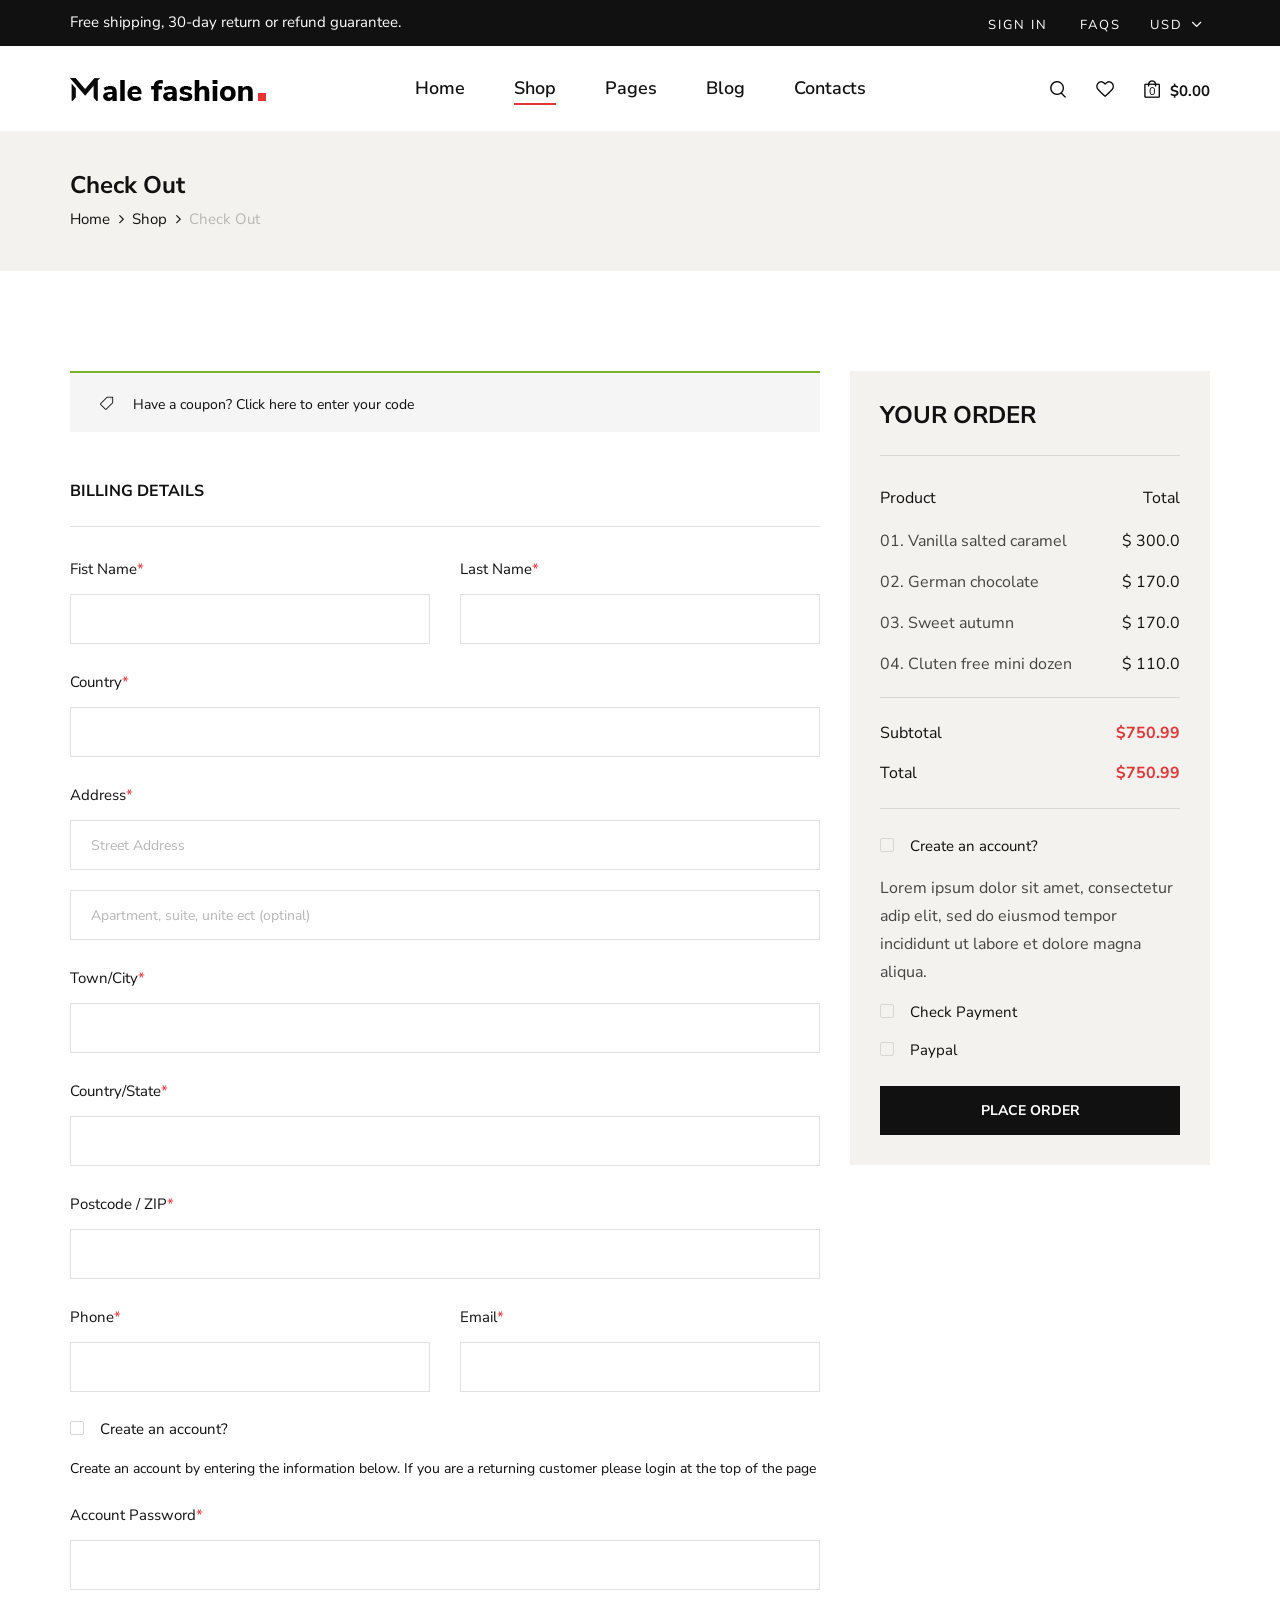
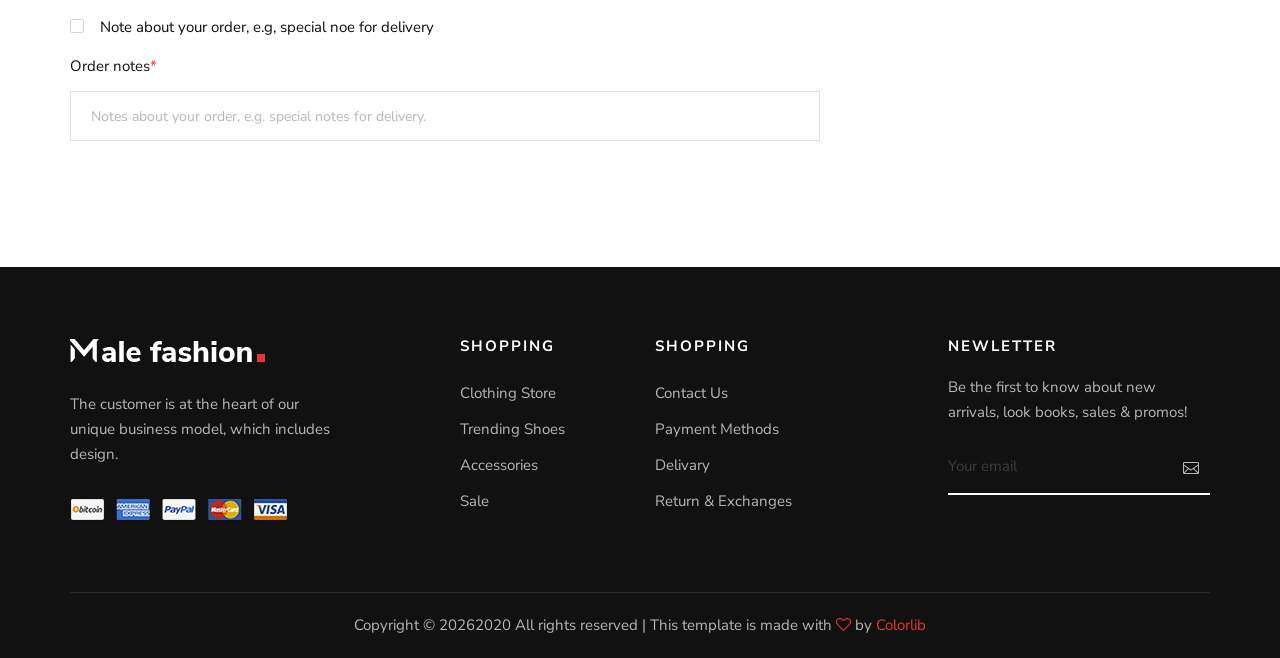
<file: checkout.html>
<!DOCTYPE html>
<html lang="zxx">

<head>
    <meta charset="UTF-8">
    <meta name="description" content="Male_Fashion Template">
    <meta name="keywords" content="Male_Fashion, unica, creative, html">
    <meta name="viewport" content="width=device-width, initial-scale=1.0">
    <meta http-equiv="X-UA-Compatible" content="ie=edge">
    <title>Male-Fashion | Template</title>

    <!-- Google Font -->
    <link href="https://fonts.googleapis.com/css2?family=Nunito+Sans:wght@300;400;600;700;800;900&display=swap"
    rel="stylesheet">

    <!-- Css Styles -->
    <link rel="stylesheet" href="css/bootstrap.min.css" type="text/css">
    <link rel="stylesheet" href="css/font-awesome.min.css" type="text/css">
    <link rel="stylesheet" href="css/elegant-icons.css" type="text/css">
    <link rel="stylesheet" href="css/magnific-popup.css" type="text/css">
    <link rel="stylesheet" href="css/nice-select.css" type="text/css">
    <link rel="stylesheet" href="css/owl.carousel.min.css" type="text/css">
    <link rel="stylesheet" href="css/slicknav.min.css" type="text/css">
    <link rel="stylesheet" href="css/style.css" type="text/css">
</head>

<body>
    <!-- Page Preloder -->
    <div id="preloder">
        <div class="loader"></div>
    </div>

    <!-- Offcanvas Menu Begin -->
    <div class="offcanvas-menu-overlay"></div>
    <div class="offcanvas-menu-wrapper">
        <div class="offcanvas__option">
            <div class="offcanvas__links">
                <a href="#">Sign in</a>
                <a href="#">FAQs</a>
            </div>
            <div class="offcanvas__top__hover">
                <span>Usd <i class="arrow_carrot-down"></i></span>
                <ul>
                    <li>USD</li>
                    <li>EUR</li>
                    <li>USD</li>
                </ul>
            </div>
        </div>
        <div class="offcanvas__nav__option">
            <a href="#" class="search-switch"><img src="img/icon/search.png" alt=""></a>
            <a href="#"><img src="img/icon/heart.png" alt=""></a>
            <a href="#"><img src="img/icon/cart.png" alt=""> <span>0</span></a>
            <div class="price">$0.00</div>
        </div>
        <div id="mobile-menu-wrap"></div>
        <div class="offcanvas__text">
            <p>Free shipping, 30-day return or refund guarantee.</p>
        </div>
    </div>
    <!-- Offcanvas Menu End -->

    <!-- Header Section Begin -->
    <header class="header">
        <div class="header__top">
            <div class="container">
                <div class="row">
                    <div class="col-lg-6 col-md-7">
                        <div class="header__top__left">
                            <p>Free shipping, 30-day return or refund guarantee.</p>
                        </div>
                    </div>
                    <div class="col-lg-6 col-md-5">
                        <div class="header__top__right">
                            <div class="header__top__links">
                                <a href="#">Sign in</a>
                                <a href="#">FAQs</a>
                            </div>
                            <div class="header__top__hover">
                                <span>Usd <i class="arrow_carrot-down"></i></span>
                                <ul>
                                    <li>USD</li>
                                    <li>EUR</li>
                                    <li>USD</li>
                                </ul>
                            </div>
                        </div>
                    </div>
                </div>
            </div>
        </div>
        <div class="container">
            <div class="row">
                <div class="col-lg-3 col-md-3">
                    <div class="header__logo">
                        <a href="./index.html"><img src="img/logo.png" alt=""></a>
                    </div>
                </div>
                <div class="col-lg-6 col-md-6">
                    <nav class="header__menu mobile-menu">
                        <ul>
                            <li><a href="./index.html">Home</a></li>
                            <li class="active"><a href="./shop.html">Shop</a></li>
                            <li><a href="#">Pages</a>
                                <ul class="dropdown">
                                    <li><a href="./about.html">About Us</a></li>
                                    <li><a href="./shop-details.html">Shop Details</a></li>
                                    <li><a href="./shopping-cart.html">Shopping Cart</a></li>
                                    <li><a href="./checkout.html">Check Out</a></li>
                                    <li><a href="./blog-details.html">Blog Details</a></li>
                                </ul>
                            </li>
                            <li><a href="./blog.html">Blog</a></li>
                            <li><a href="./contact.html">Contacts</a></li>
                        </ul>
                    </nav>
                </div>
                <div class="col-lg-3 col-md-3">
                    <div class="header__nav__option">
                        <a href="#" class="search-switch"><img src="img/icon/search.png" alt=""></a>
                        <a href="#"><img src="img/icon/heart.png" alt=""></a>
                        <a href="#"><img src="img/icon/cart.png" alt=""> <span>0</span></a>
                        <div class="price">$0.00</div>
                    </div>
                </div>
            </div>
            <div class="canvas__open"><i class="fa fa-bars"></i></div>
        </div>
    </header>
    <!-- Header Section End -->

    <!-- Breadcrumb Section Begin -->
    <section class="breadcrumb-option">
        <div class="container">
            <div class="row">
                <div class="col-lg-12">
                    <div class="breadcrumb__text">
                        <h4>Check Out</h4>
                        <div class="breadcrumb__links">
                            <a href="./index.html">Home</a>
                            <a href="./shop.html">Shop</a>
                            <span>Check Out</span>
                        </div>
                    </div>
                </div>
            </div>
        </div>
    </section>
    <!-- Breadcrumb Section End -->

    <!-- Checkout Section Begin -->
    <section class="checkout spad">
        <div class="container">
            <div class="checkout__form">
                <form action="#">
                    <div class="row">
                        <div class="col-lg-8 col-md-6">
                            <h6 class="coupon__code"><span class="icon_tag_alt"></span> Have a coupon? <a href="#">Click
                            here</a> to enter your code</h6>
                            <h6 class="checkout__title">Billing Details</h6>
                            <div class="row">
                                <div class="col-lg-6">
                                    <div class="checkout__input">
                                        <p>Fist Name<span>*</span></p>
                                        <input type="text">
                                    </div>
                                </div>
                                <div class="col-lg-6">
                                    <div class="checkout__input">
                                        <p>Last Name<span>*</span></p>
                                        <input type="text">
                                    </div>
                                </div>
                            </div>
                            <div class="checkout__input">
                                <p>Country<span>*</span></p>
                                <input type="text">
                            </div>
                            <div class="checkout__input">
                                <p>Address<span>*</span></p>
                                <input type="text" placeholder="Street Address" class="checkout__input__add">
                                <input type="text" placeholder="Apartment, suite, unite ect (optinal)">
                            </div>
                            <div class="checkout__input">
                                <p>Town/City<span>*</span></p>
                                <input type="text">
                            </div>
                            <div class="checkout__input">
                                <p>Country/State<span>*</span></p>
                                <input type="text">
                            </div>
                            <div class="checkout__input">
                                <p>Postcode / ZIP<span>*</span></p>
                                <input type="text">
                            </div>
                            <div class="row">
                                <div class="col-lg-6">
                                    <div class="checkout__input">
                                        <p>Phone<span>*</span></p>
                                        <input type="text">
                                    </div>
                                </div>
                                <div class="col-lg-6">
                                    <div class="checkout__input">
                                        <p>Email<span>*</span></p>
                                        <input type="text">
                                    </div>
                                </div>
                            </div>
                            <div class="checkout__input__checkbox">
                                <label for="acc">
                                    Create an account?
                                    <input type="checkbox" id="acc">
                                    <span class="checkmark"></span>
                                </label>
                                <p>Create an account by entering the information below. If you are a returning customer
                                please login at the top of the page</p>
                            </div>
                            <div class="checkout__input">
                                <p>Account Password<span>*</span></p>
                                <input type="text">
                            </div>
                            <div class="checkout__input__checkbox">
                                <label for="diff-acc">
                                    Note about your order, e.g, special noe for delivery
                                    <input type="checkbox" id="diff-acc">
                                    <span class="checkmark"></span>
                                </label>
                            </div>
                            <div class="checkout__input">
                                <p>Order notes<span>*</span></p>
                                <input type="text"
                                placeholder="Notes about your order, e.g. special notes for delivery.">
                            </div>
                        </div>
                        <div class="col-lg-4 col-md-6">
                            <div class="checkout__order">
                                <h4 class="order__title">Your order</h4>
                                <div class="checkout__order__products">Product <span>Total</span></div>
                                <ul class="checkout__total__products">
                                    <li>01. Vanilla salted caramel <span>$ 300.0</span></li>
                                    <li>02. German chocolate <span>$ 170.0</span></li>
                                    <li>03. Sweet autumn <span>$ 170.0</span></li>
                                    <li>04. Cluten free mini dozen <span>$ 110.0</span></li>
                                </ul>
                                <ul class="checkout__total__all">
                                    <li>Subtotal <span>$750.99</span></li>
                                    <li>Total <span>$750.99</span></li>
                                </ul>
                                <div class="checkout__input__checkbox">
                                    <label for="acc-or">
                                        Create an account?
                                        <input type="checkbox" id="acc-or">
                                        <span class="checkmark"></span>
                                    </label>
                                </div>
                                <p>Lorem ipsum dolor sit amet, consectetur adip elit, sed do eiusmod tempor incididunt
                                ut labore et dolore magna aliqua.</p>
                                <div class="checkout__input__checkbox">
                                    <label for="payment">
                                        Check Payment
                                        <input type="checkbox" id="payment">
                                        <span class="checkmark"></span>
                                    </label>
                                </div>
                                <div class="checkout__input__checkbox">
                                    <label for="paypal">
                                        Paypal
                                        <input type="checkbox" id="paypal">
                                        <span class="checkmark"></span>
                                    </label>
                                </div>
                                <button type="submit" class="site-btn">PLACE ORDER</button>
                            </div>
                        </div>
                    </div>
                </form>
            </div>
        </div>
    </section>
    <!-- Checkout Section End -->

    <!-- Footer Section Begin -->
    <footer class="footer">
        <div class="container">
            <div class="row">
                <div class="col-lg-3 col-md-6 col-sm-6">
                    <div class="footer__about">
                        <div class="footer__logo">
                            <a href="#"><img src="img/footer-logo.png" alt=""></a>
                        </div>
                        <p>The customer is at the heart of our unique business model, which includes design.</p>
                        <a href="#"><img src="img/payment.png" alt=""></a>
                    </div>
                </div>
                <div class="col-lg-2 offset-lg-1 col-md-3 col-sm-6">
                    <div class="footer__widget">
                        <h6>Shopping</h6>
                        <ul>
                            <li><a href="#">Clothing Store</a></li>
                            <li><a href="#">Trending Shoes</a></li>
                            <li><a href="#">Accessories</a></li>
                            <li><a href="#">Sale</a></li>
                        </ul>
                    </div>
                </div>
                <div class="col-lg-2 col-md-3 col-sm-6">
                    <div class="footer__widget">
                        <h6>Shopping</h6>
                        <ul>
                            <li><a href="#">Contact Us</a></li>
                            <li><a href="#">Payment Methods</a></li>
                            <li><a href="#">Delivary</a></li>
                            <li><a href="#">Return & Exchanges</a></li>
                        </ul>
                    </div>
                </div>
                <div class="col-lg-3 offset-lg-1 col-md-6 col-sm-6">
                    <div class="footer__widget">
                        <h6>NewLetter</h6>
                        <div class="footer__newslatter">
                            <p>Be the first to know about new arrivals, look books, sales & promos!</p>
                            <form action="#">
                                <input type="text" placeholder="Your email">
                                <button type="submit"><span class="icon_mail_alt"></span></button>
                            </form>
                        </div>
                    </div>
                </div>
            </div>
            <div class="row">
                <div class="col-lg-12 text-center">
                    <div class="footer__copyright__text">
                        <!-- Link back to Colorlib can't be removed. Template is licensed under CC BY 3.0. -->
                        <p>Copyright ©
                            <script>
                                document.write(new Date().getFullYear());
                            </script>2020
                            All rights reserved | This template is made with <i class="fa fa-heart-o"
                            aria-hidden="true"></i> by <a href="https://colorlib.com" target="_blank">Colorlib</a>
                        </p>
                        <!-- Link back to Colorlib can't be removed. Template is licensed under CC BY 3.0. -->
                    </div>
                </div>
            </div>
        </div>
    </footer>
    <!-- Footer Section End -->

    <!-- Search Begin -->
    <div class="search-model">
        <div class="h-100 d-flex align-items-center justify-content-center">
            <div class="search-close-switch">+</div>
            <form class="search-model-form">
                <input type="text" id="search-input" placeholder="Search here.....">
            </form>
        </div>
    </div>
    <!-- Search End -->

    <!-- Js Plugins -->
    <script src="js/jquery-3.3.1.min.js"></script>
    <script src="js/bootstrap.min.js"></script>
    <script src="js/jquery.nice-select.min.js"></script>
    <script src="js/jquery.nicescroll.min.js"></script>
    <script src="js/jquery.magnific-popup.min.js"></script>
    <script src="js/jquery.countdown.min.js"></script>
    <script src="js/jquery.slicknav.js"></script>
    <script src="js/mixitup.min.js"></script>
    <script src="js/owl.carousel.min.js"></script>
    <script src="js/main.js"></script>
</body>

</html>
</file>
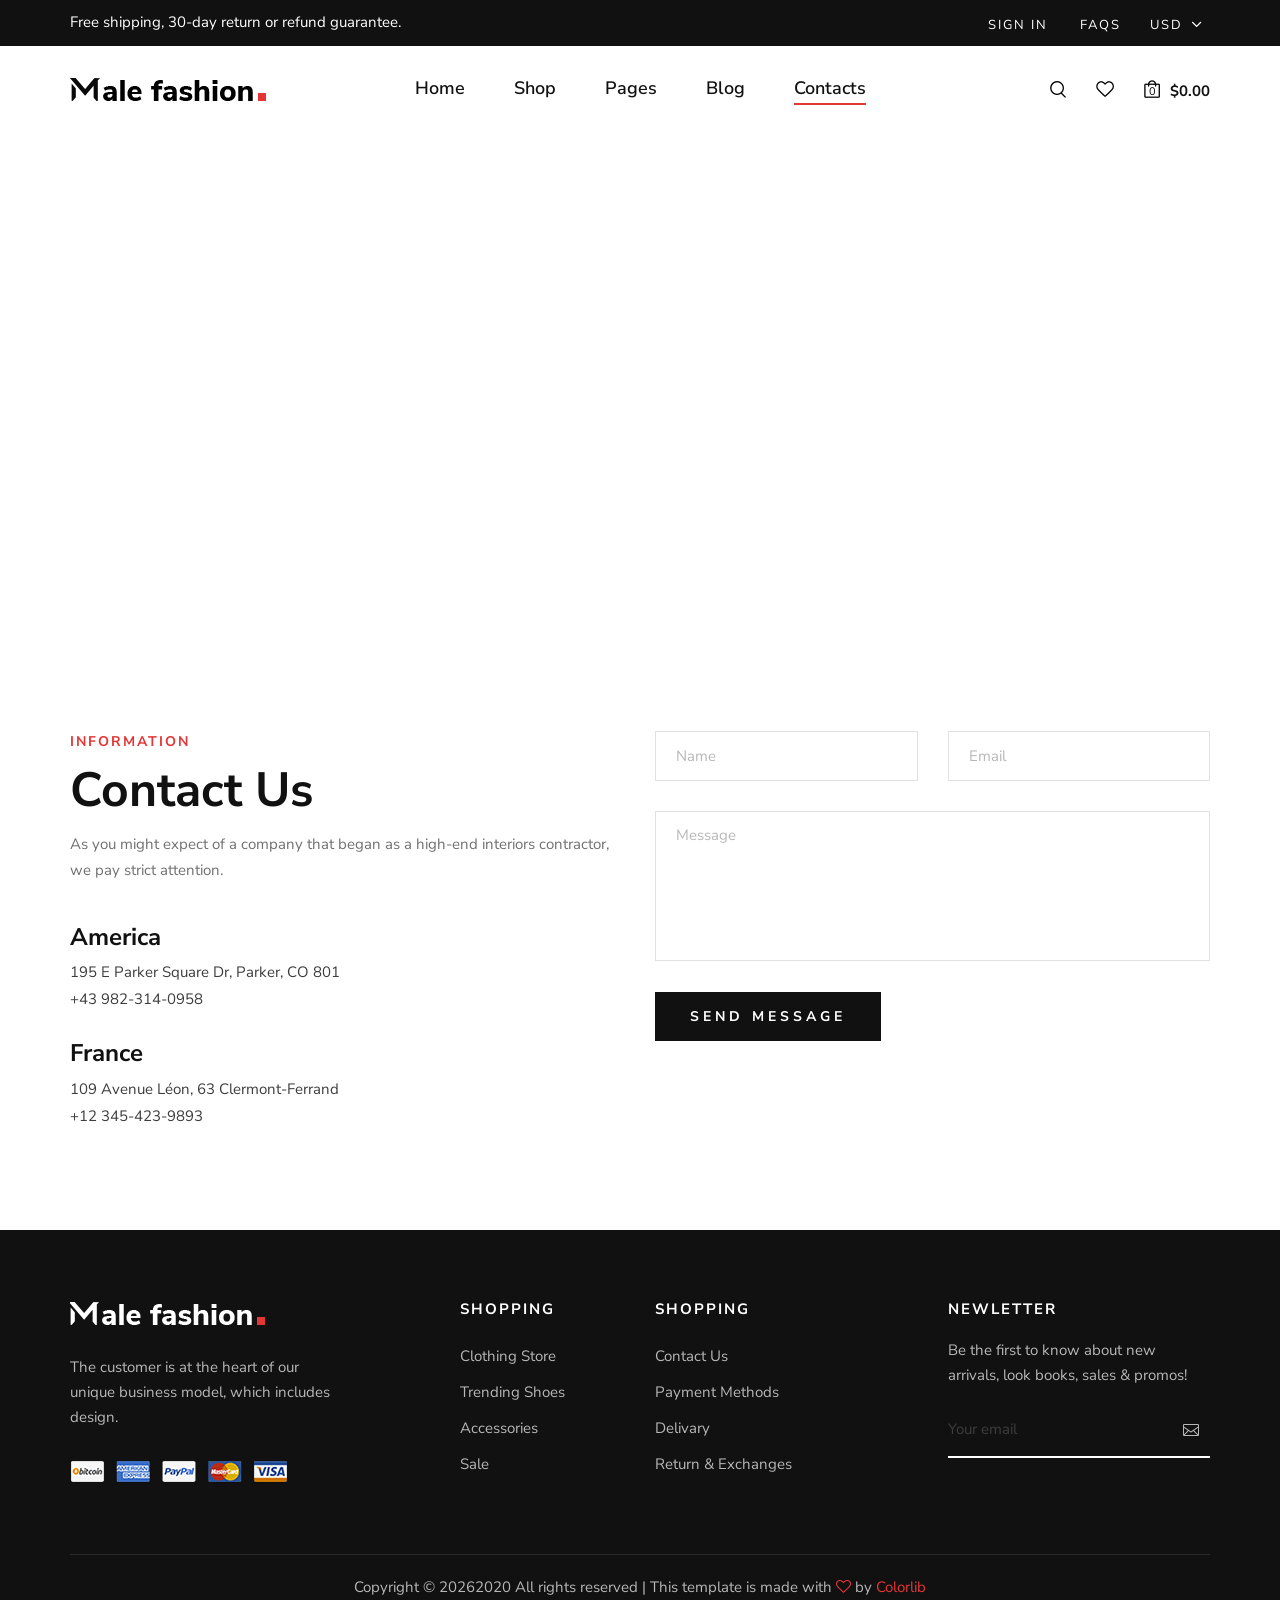
<file: contact.html>
<!DOCTYPE html>
<html lang="zxx">

<head>
    <meta charset="UTF-8">
    <meta name="description" content="Male_Fashion Template">
    <meta name="keywords" content="Male_Fashion, unica, creative, html">
    <meta name="viewport" content="width=device-width, initial-scale=1.0">
    <meta http-equiv="X-UA-Compatible" content="ie=edge">
    <title>Male-Fashion | Template</title>

    <!-- Google Font -->
    <link href="https://fonts.googleapis.com/css2?family=Nunito+Sans:wght@300;400;600;700;800;900&display=swap"
        rel="stylesheet">

    <!-- Css Styles -->
    <link rel="stylesheet" href="css/bootstrap.min.css" type="text/css">
    <link rel="stylesheet" href="css/font-awesome.min.css" type="text/css">
    <link rel="stylesheet" href="css/elegant-icons.css" type="text/css">
    <link rel="stylesheet" href="css/magnific-popup.css" type="text/css">
    <link rel="stylesheet" href="css/nice-select.css" type="text/css">
    <link rel="stylesheet" href="css/owl.carousel.min.css" type="text/css">
    <link rel="stylesheet" href="css/slicknav.min.css" type="text/css">
    <link rel="stylesheet" href="css/style.css" type="text/css">
</head>

<body>
    <!-- Page Preloder -->
    <div id="preloder">
        <div class="loader"></div>
    </div>

    <!-- Offcanvas Menu Begin -->
    <div class="offcanvas-menu-overlay"></div>
    <div class="offcanvas-menu-wrapper">
        <div class="offcanvas__option">
            <div class="offcanvas__links">
                <a href="#">Sign in</a>
                <a href="#">FAQs</a>
            </div>
            <div class="offcanvas__top__hover">
                <span>Usd <i class="arrow_carrot-down"></i></span>
                <ul>
                    <li>USD</li>
                    <li>EUR</li>
                    <li>USD</li>
                </ul>
            </div>
        </div>
        <div class="offcanvas__nav__option">
            <a href="#" class="search-switch"><img src="img/icon/search.png" alt=""></a>
            <a href="#"><img src="img/icon/heart.png" alt=""></a>
            <a href="#"><img src="img/icon/cart.png" alt=""> <span>0</span></a>
            <div class="price">$0.00</div>
        </div>
        <div id="mobile-menu-wrap"></div>
        <div class="offcanvas__text">
            <p>Free shipping, 30-day return or refund guarantee.</p>
        </div>
    </div>
    <!-- Offcanvas Menu End -->

    <!-- Header Section Begin -->
    <header class="header">
        <div class="header__top">
            <div class="container">
                <div class="row">
                    <div class="col-lg-6 col-md-7">
                        <div class="header__top__left">
                            <p>Free shipping, 30-day return or refund guarantee.</p>
                        </div>
                    </div>
                    <div class="col-lg-6 col-md-5">
                        <div class="header__top__right">
                            <div class="header__top__links">
                                <a href="#">Sign in</a>
                                <a href="#">FAQs</a>
                            </div>
                            <div class="header__top__hover">
                                <span>Usd <i class="arrow_carrot-down"></i></span>
                                <ul>
                                    <li>USD</li>
                                    <li>EUR</li>
                                    <li>USD</li>
                                </ul>
                            </div>
                        </div>
                    </div>
                </div>
            </div>
        </div>
        <div class="container">
            <div class="row">
                <div class="col-lg-3 col-md-3">
                    <div class="header__logo">
                        <a href="./index.html"><img src="img/logo.png" alt=""></a>
                    </div>
                </div>
                <div class="col-lg-6 col-md-6">
                    <nav class="header__menu mobile-menu">
                        <ul>
                            <li><a href="./index.html">Home</a></li>
                            <li><a href="./shop.html">Shop</a></li>
                            <li><a href="#">Pages</a>
                                <ul class="dropdown">
                                    <li><a href="./about.html">About Us</a></li>
                                    <li><a href="./shop-details.html">Shop Details</a></li>
                                    <li><a href="./shopping-cart.html">Shopping Cart</a></li>
                                    <li><a href="./checkout.html">Check Out</a></li>
                                    <li><a href="./blog-details.html">Blog Details</a></li>
                                </ul>
                            </li>
                            <li><a href="./blog.html">Blog</a></li>
                            <li class="active"><a href="./contact.html">Contacts</a></li>
                        </ul>
                    </nav>
                </div>
                <div class="col-lg-3 col-md-3">
                    <div class="header__nav__option">
                        <a href="#" class="search-switch"><img src="img/icon/search.png" alt=""></a>
                        <a href="#"><img src="img/icon/heart.png" alt=""></a>
                        <a href="#"><img src="img/icon/cart.png" alt=""> <span>0</span></a>
                        <div class="price">$0.00</div>
                    </div>
                </div>
            </div>
            <div class="canvas__open"><i class="fa fa-bars"></i></div>
        </div>
    </header>
    <!-- Header Section End -->

    <!-- Map Begin -->
    <div class="map">
        <iframe src="https://www.google.com/maps/embed?pb=!1m18!1m12!1m3!1d111551.9926412813!2d-90.27317134641879!3d38.606612219170856!2m3!1f0!2f0!3f0!3m2!1i1024!2i768!4f13.1!3m3!1m2!1s0x54eab584e432360b%3A0x1c3bb99243deb742!2sUnited%20States!5e0!3m2!1sen!2sbd!4v1597926938024!5m2!1sen!2sbd" height="500" style="border:0;" allowfullscreen="" aria-hidden="false" tabindex="0"></iframe>
    </div>
    <!-- Map End -->

    <!-- Contact Section Begin -->
    <section class="contact spad">
        <div class="container">
            <div class="row">
                <div class="col-lg-6 col-md-6">
                    <div class="contact__text">
                        <div class="section-title">
                            <span>Information</span>
                            <h2>Contact Us</h2>
                            <p>As you might expect of a company that began as a high-end interiors contractor, we pay
                                strict attention.</p>
                        </div>
                        <ul>
                            <li>
                                <h4>America</h4>
                                <p>195 E Parker Square Dr, Parker, CO 801 <br />+43 982-314-0958</p>
                            </li>
                            <li>
                                <h4>France</h4>
                                <p>109 Avenue Léon, 63 Clermont-Ferrand <br />+12 345-423-9893</p>
                            </li>
                        </ul>
                    </div>
                </div>
                <div class="col-lg-6 col-md-6">
                    <div class="contact__form">
                        <form action="#">
                            <div class="row">
                                <div class="col-lg-6">
                                    <input type="text" placeholder="Name">
                                </div>
                                <div class="col-lg-6">
                                    <input type="text" placeholder="Email">
                                </div>
                                <div class="col-lg-12">
                                    <textarea placeholder="Message"></textarea>
                                    <button type="submit" class="site-btn">Send Message</button>
                                </div>
                            </div>
                        </form>
                    </div>
                </div>
            </div>
        </div>
    </section>
    <!-- Contact Section End -->

    <!-- Footer Section Begin -->
    <footer class="footer">
        <div class="container">
            <div class="row">
                <div class="col-lg-3 col-md-6 col-sm-6">
                    <div class="footer__about">
                        <div class="footer__logo">
                            <a href="#"><img src="img/footer-logo.png" alt=""></a>
                        </div>
                        <p>The customer is at the heart of our unique business model, which includes design.</p>
                        <a href="#"><img src="img/payment.png" alt=""></a>
                    </div>
                </div>
                <div class="col-lg-2 offset-lg-1 col-md-3 col-sm-6">
                    <div class="footer__widget">
                        <h6>Shopping</h6>
                        <ul>
                            <li><a href="#">Clothing Store</a></li>
                            <li><a href="#">Trending Shoes</a></li>
                            <li><a href="#">Accessories</a></li>
                            <li><a href="#">Sale</a></li>
                        </ul>
                    </div>
                </div>
                <div class="col-lg-2 col-md-3 col-sm-6">
                    <div class="footer__widget">
                        <h6>Shopping</h6>
                        <ul>
                            <li><a href="#">Contact Us</a></li>
                            <li><a href="#">Payment Methods</a></li>
                            <li><a href="#">Delivary</a></li>
                            <li><a href="#">Return & Exchanges</a></li>
                        </ul>
                    </div>
                </div>
                <div class="col-lg-3 offset-lg-1 col-md-6 col-sm-6">
                    <div class="footer__widget">
                        <h6>NewLetter</h6>
                        <div class="footer__newslatter">
                            <p>Be the first to know about new arrivals, look books, sales & promos!</p>
                            <form action="#">
                                <input type="text" placeholder="Your email">
                                <button type="submit"><span class="icon_mail_alt"></span></button>
                            </form>
                        </div>
                    </div>
                </div>
            </div>
            <div class="row">
                <div class="col-lg-12 text-center">
                    <div class="footer__copyright__text">
                        <!-- Link back to Colorlib can't be removed. Template is licensed under CC BY 3.0. -->
                        <p>Copyright ©
                            <script>
                                document.write(new Date().getFullYear());
                            </script>2020
                            All rights reserved | This template is made with <i class="fa fa-heart-o"
                                aria-hidden="true"></i> by <a href="https://colorlib.com" target="_blank">Colorlib</a>
                        </p>
                        <!-- Link back to Colorlib can't be removed. Template is licensed under CC BY 3.0. -->
                    </div>
                </div>
            </div>
        </div>
    </footer>
    <!-- Footer Section End -->

    <!-- Search Begin -->
    <div class="search-model">
        <div class="h-100 d-flex align-items-center justify-content-center">
            <div class="search-close-switch">+</div>
            <form class="search-model-form">
                <input type="text" id="search-input" placeholder="Search here.....">
            </form>
        </div>
    </div>
    <!-- Search End -->

    <!-- Js Plugins -->
    <script src="js/jquery-3.3.1.min.js"></script>
    <script src="js/bootstrap.min.js"></script>
    <script src="js/jquery.nice-select.min.js"></script>
    <script src="js/jquery.nicescroll.min.js"></script>
    <script src="js/jquery.magnific-popup.min.js"></script>
    <script src="js/jquery.countdown.min.js"></script>
    <script src="js/jquery.slicknav.js"></script>
    <script src="js/mixitup.min.js"></script>
    <script src="js/owl.carousel.min.js"></script>
    <script src="js/main.js"></script>
</body>

</html>
</file>
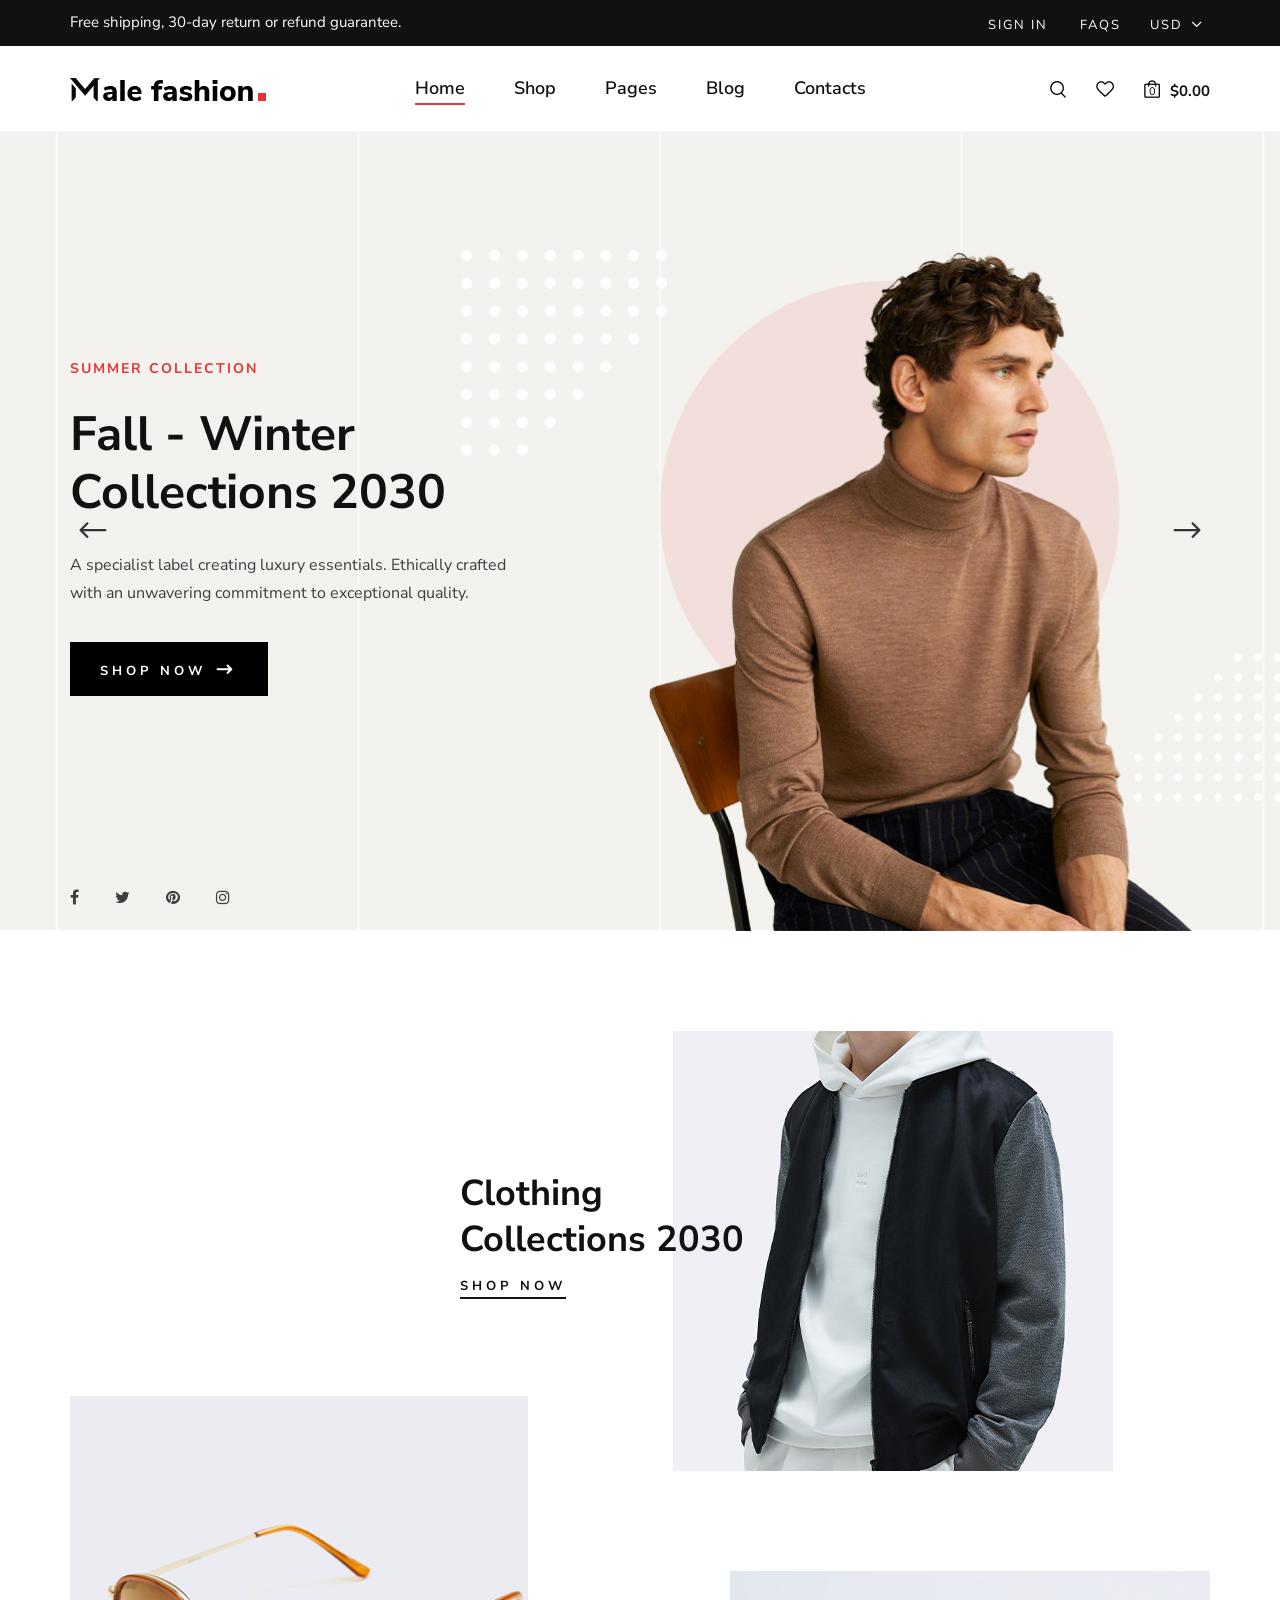
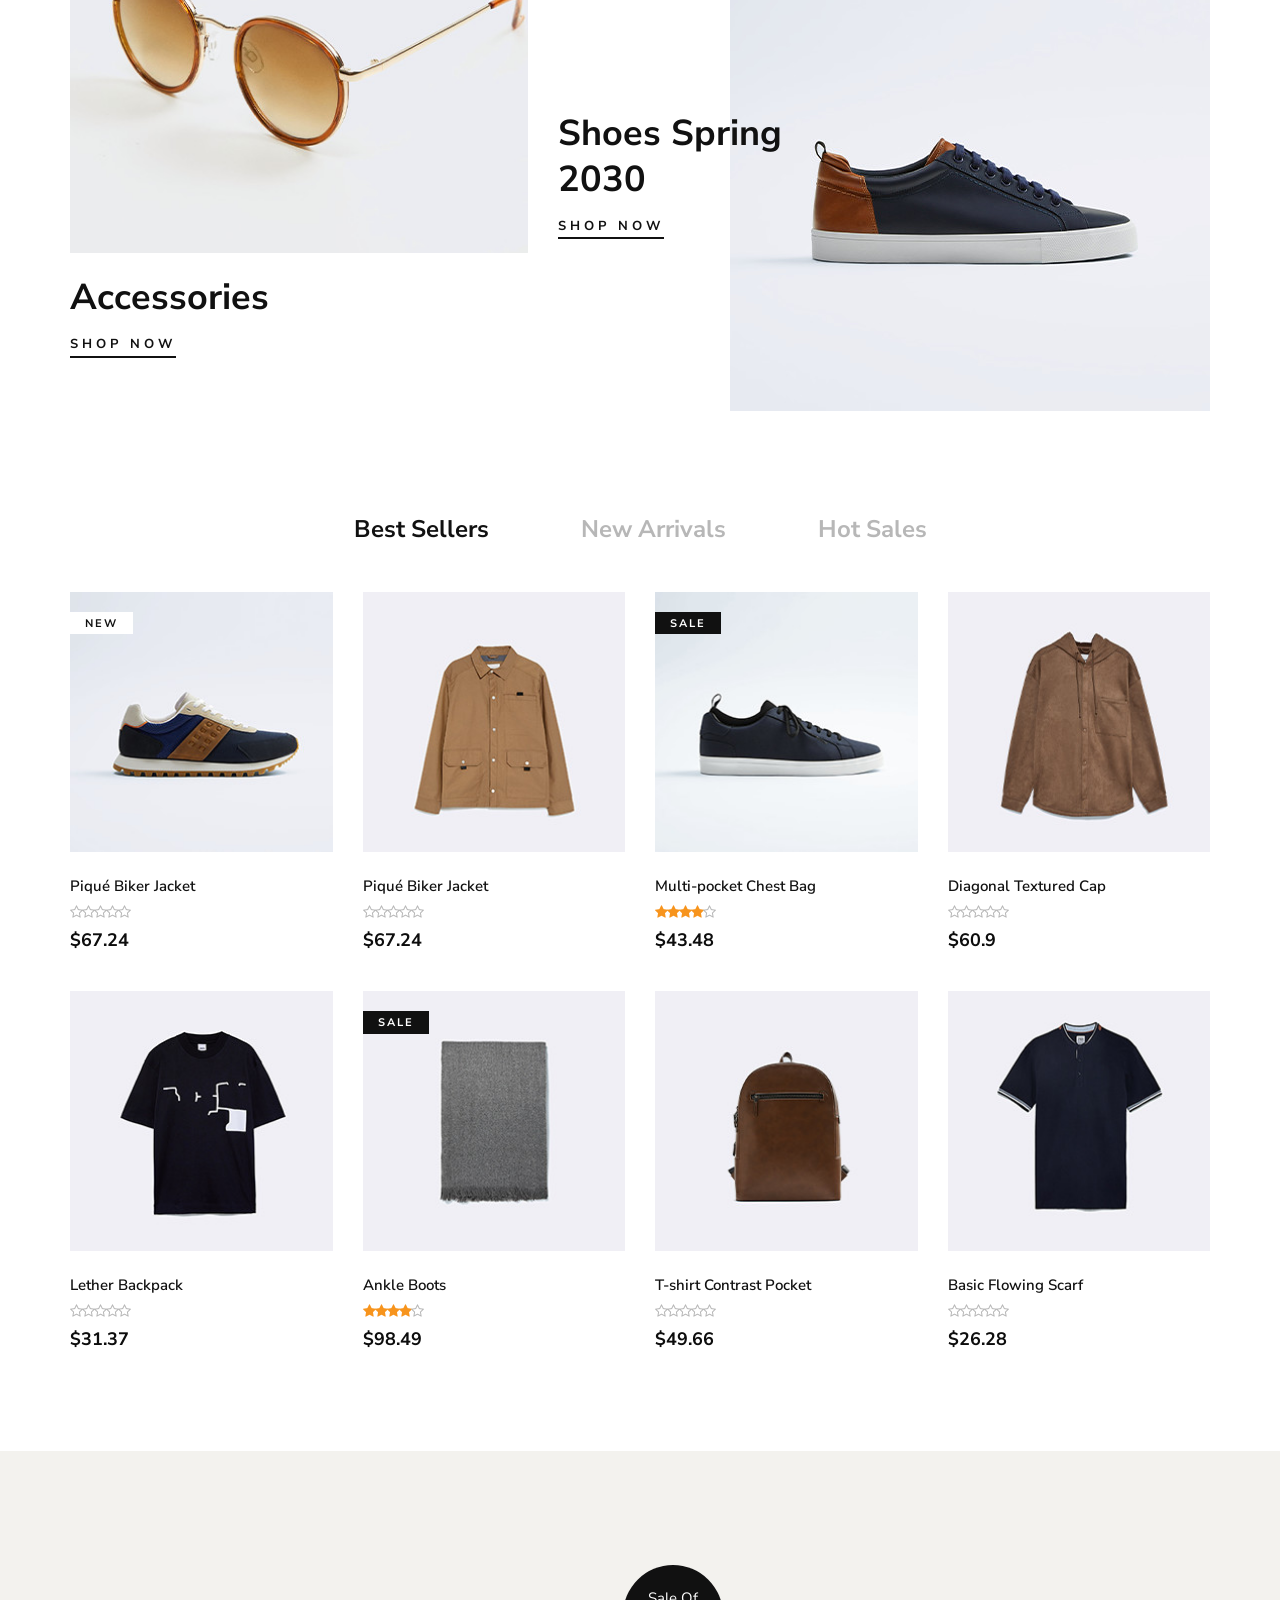
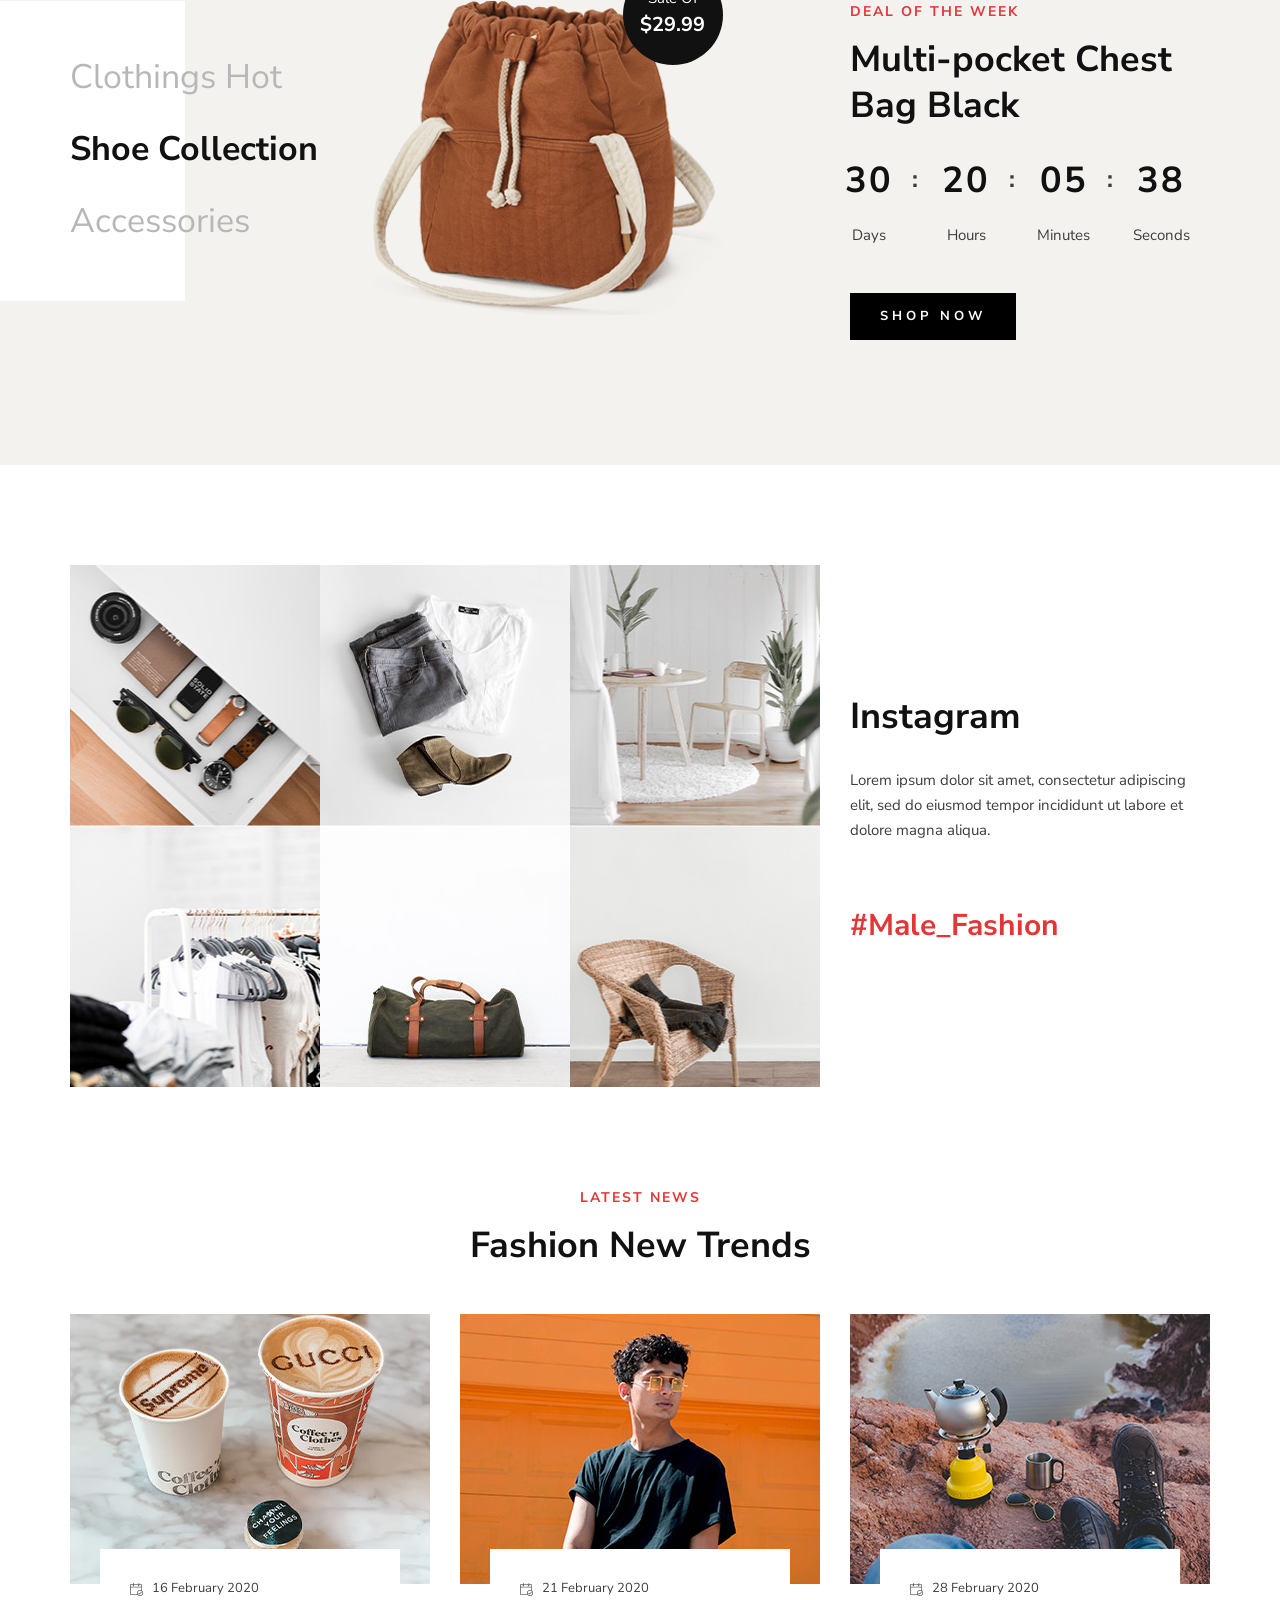
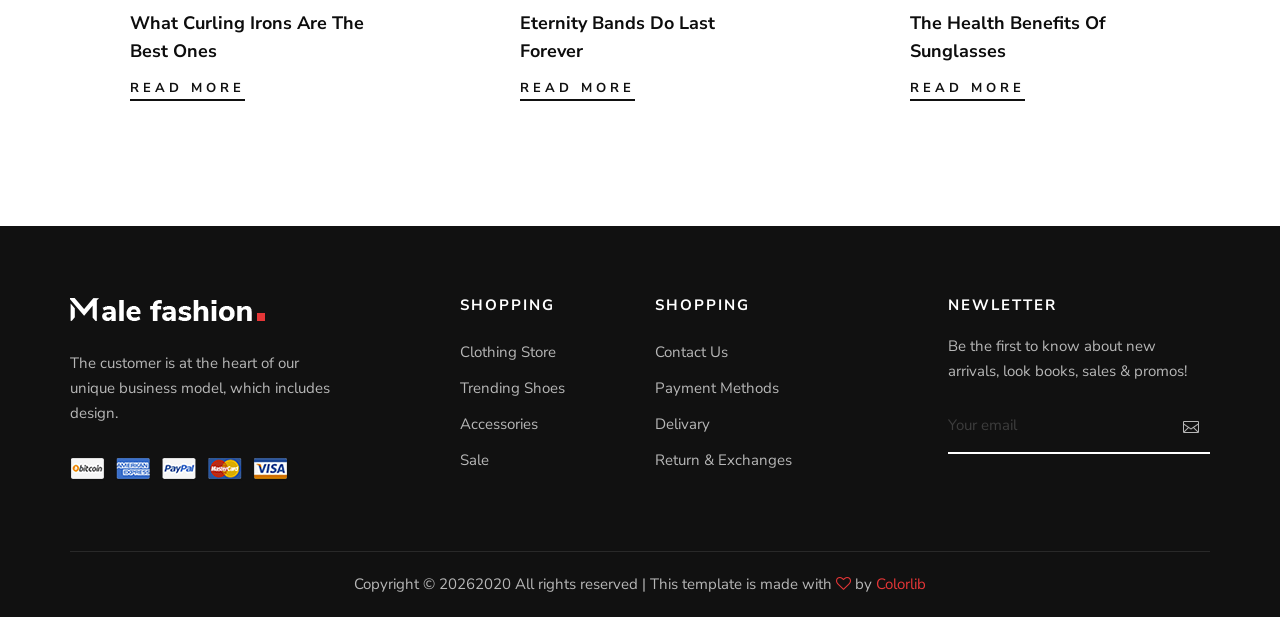
<file: index1.html>
<!DOCTYPE html>
<html lang="zxx">

<head>
    <meta charset="UTF-8">
    <meta name="description" content="Male_Fashion Template">
    <meta name="keywords" content="Male_Fashion, unica, creative, html">
    <meta name="viewport" content="width=device-width, initial-scale=1.0">
    <meta http-equiv="X-UA-Compatible" content="ie=edge">
    <title>Male-Fashion | Template</title>

    <!-- Google Font -->
    <link href="https://fonts.googleapis.com/css2?family=Nunito+Sans:wght@300;400;600;700;800;900&display=swap"
    rel="stylesheet">

    <!-- Css Styles -->
    <link rel="stylesheet" href="css/bootstrap.min.css" type="text/css">
    <link rel="stylesheet" href="css/font-awesome.min.css" type="text/css">
    <link rel="stylesheet" href="css/elegant-icons.css" type="text/css">
    <link rel="stylesheet" href="css/magnific-popup.css" type="text/css">
    <link rel="stylesheet" href="css/nice-select.css" type="text/css">
    <link rel="stylesheet" href="css/owl.carousel.min.css" type="text/css">
    <link rel="stylesheet" href="css/slicknav.min.css" type="text/css">
    <link rel="stylesheet" href="css/style.css" type="text/css">
</head>

<body>
    <!-- Page Preloder -->
    <div id="preloder">
        <div class="loader"></div>
    </div>

    <!-- Offcanvas Menu Begin -->
    <div class="offcanvas-menu-overlay"></div>
    <div class="offcanvas-menu-wrapper">
        <div class="offcanvas__option">
            <div class="offcanvas__links">
                <a href="#">Sign in</a>
                <a href="#">FAQs</a>
            </div>
            <div class="offcanvas__top__hover">
                <span>Usd <i class="arrow_carrot-down"></i></span>
                <ul>
                    <li>USD</li>
                    <li>EUR</li>
                    <li>USD</li>
                </ul>
            </div>
        </div>
        <div class="offcanvas__nav__option">
            <a href="#" class="search-switch"><img src="img/icon/search.png" alt=""></a>
            <a href="#"><img src="img/icon/heart.png" alt=""></a>
            <a href="#"><img src="img/icon/cart.png" alt=""> <span>0</span></a>
            <div class="price">$0.00</div>
        </div>
        <div id="mobile-menu-wrap"></div>
        <div class="offcanvas__text">
            <p>Free shipping, 30-day return or refund guarantee.</p>
        </div>
    </div>
    <!-- Offcanvas Menu End -->

    <!-- Header Section Begin -->
    <header class="header">
        <div class="header__top">
            <div class="container">
                <div class="row">
                    <div class="col-lg-6 col-md-7">
                        <div class="header__top__left">
                            <p>Free shipping, 30-day return or refund guarantee.</p>
                        </div>
                    </div>
                    <div class="col-lg-6 col-md-5">
                        <div class="header__top__right">
                            <div class="header__top__links">
                                <a href="#">Sign in</a>
                                <a href="#">FAQs</a>
                            </div>
                            <div class="header__top__hover">
                                <span>Usd <i class="arrow_carrot-down"></i></span>
                                <ul>
                                    <li>USD</li>
                                    <li>EUR</li>
                                    <li>USD</li>
                                </ul>
                            </div>
                        </div>
                    </div>
                </div>
            </div>
        </div>
        <div class="container">
            <div class="row">
                <div class="col-lg-3 col-md-3">
                    <div class="header__logo">
                        <a href="./index.html"><img src="img/logo.png" alt=""></a>
                    </div>
                </div>
                <div class="col-lg-6 col-md-6">
                    <nav class="header__menu mobile-menu">
                        <ul>
                            <li class="active"><a href="./index.html">Home</a></li>
                            <li><a href="./shop.html">Shop</a></li>
                            <li><a href="#">Pages</a>
                                <ul class="dropdown">
                                    <li><a href="./about.html">About Us</a></li>
                                    <li><a href="./shop-details.html">Shop Details</a></li>
                                    <li><a href="./shopping-cart.html">Shopping Cart</a></li>
                                    <li><a href="./checkout.html">Check Out</a></li>
                                    <li><a href="./blog-details.html">Blog Details</a></li>
                                </ul>
                            </li>
                            <li><a href="./blog.html">Blog</a></li>
                            <li><a href="./contact.html">Contacts</a></li>
                        </ul>
                    </nav>
                </div>
                <div class="col-lg-3 col-md-3">
                    <div class="header__nav__option">
                        <a href="#" class="search-switch"><img src="img/icon/search.png" alt=""></a>
                        <a href="#"><img src="img/icon/heart.png" alt=""></a>
                        <a href="#"><img src="img/icon/cart.png" alt=""> <span>0</span></a>
                        <div class="price">$0.00</div>
                    </div>
                </div>
            </div>
            <div class="canvas__open"><i class="fa fa-bars"></i></div>
        </div>
    </header>
    <!-- Header Section End -->

    <!-- Hero Section Begin -->
    <section class="hero">
        <div class="hero__slider owl-carousel">
            <div class="hero__items set-bg" data-setbg="img/hero/hero-1.jpg">
                <div class="container">
                    <div class="row">
                        <div class="col-xl-5 col-lg-7 col-md-8">
                            <div class="hero__text">
                                <h6>Summer Collection</h6>
                                <h2>Fall - Winter Collections 2030</h2>
                                <p>A specialist label creating luxury essentials. Ethically crafted with an unwavering
                                commitment to exceptional quality.</p>
                                <a href="#" class="primary-btn">Shop now <span class="arrow_right"></span></a>
                                <div class="hero__social">
                                    <a href="#"><i class="fa fa-facebook"></i></a>
                                    <a href="#"><i class="fa fa-twitter"></i></a>
                                    <a href="#"><i class="fa fa-pinterest"></i></a>
                                    <a href="#"><i class="fa fa-instagram"></i></a>
                                </div>
                            </div>
                        </div>
                    </div>
                </div>
            </div>
            <div class="hero__items set-bg" data-setbg="img/hero/hero-2.jpg">
                <div class="container">
                    <div class="row">
                        <div class="col-xl-5 col-lg-7 col-md-8">
                            <div class="hero__text">
                                <h6>Summer Collection</h6>
                                <h2>Fall - Winter Collections 2030</h2>
                                <p>A specialist label creating luxury essentials. Ethically crafted with an unwavering
                                commitment to exceptional quality.</p>
                                <a href="#" class="primary-btn">Shop now <span class="arrow_right"></span></a>
                                <div class="hero__social">
                                    <a href="#"><i class="fa fa-facebook"></i></a>
                                    <a href="#"><i class="fa fa-twitter"></i></a>
                                    <a href="#"><i class="fa fa-pinterest"></i></a>
                                    <a href="#"><i class="fa fa-instagram"></i></a>
                                </div>
                            </div>
                        </div>
                    </div>
                </div>
            </div>
        </div>
    </section>
    <!-- Hero Section End -->

    <!-- Banner Section Begin -->
    <section class="banner spad">
        <div class="container">
            <div class="row">
                <div class="col-lg-7 offset-lg-4">
                    <div class="banner__item">
                        <div class="banner__item__pic">
                            <img src="img/banner/banner-1.jpg" alt="">
                        </div>
                        <div class="banner__item__text">
                            <h2>Clothing Collections 2030</h2>
                            <a href="#">Shop now</a>
                        </div>
                    </div>
                </div>
                <div class="col-lg-5">
                    <div class="banner__item banner__item--middle">
                        <div class="banner__item__pic">
                            <img src="img/banner/banner-2.jpg" alt="">
                        </div>
                        <div class="banner__item__text">
                            <h2>Accessories</h2>
                            <a href="#">Shop now</a>
                        </div>
                    </div>
                </div>
                <div class="col-lg-7">
                    <div class="banner__item banner__item--last">
                        <div class="banner__item__pic">
                            <img src="img/banner/banner-3.jpg" alt="">
                        </div>
                        <div class="banner__item__text">
                            <h2>Shoes Spring 2030</h2>
                            <a href="#">Shop now</a>
                        </div>
                    </div>
                </div>
            </div>
        </div>
    </section>
    <!-- Banner Section End -->

    <!-- Product Section Begin -->
    <section class="product spad">
        <div class="container">
            <div class="row">
                <div class="col-lg-12">
                    <ul class="filter__controls">
                        <li class="active" data-filter="*">Best Sellers</li>
                        <li data-filter=".new-arrivals">New Arrivals</li>
                        <li data-filter=".hot-sales">Hot Sales</li>
                    </ul>
                </div>
            </div>
            <div class="row product__filter">
                <div class="col-lg-3 col-md-6 col-sm-6 col-md-6 col-sm-6 mix new-arrivals">
                    <div class="product__item">
                        <div class="product__item__pic set-bg" data-setbg="img/product/product-1.jpg">
                            <span class="label">New</span>
                            <ul class="product__hover">
                                <li><a href="#"><img src="img/icon/heart.png" alt=""></a></li>
                                <li><a href="#"><img src="img/icon/compare.png" alt=""> <span>Compare</span></a></li>
                                <li><a href="#"><img src="img/icon/search.png" alt=""></a></li>
                            </ul>
                        </div>
                        <div class="product__item__text">
                            <h6>Piqué Biker Jacket</h6>
                            <a href="#" class="add-cart">+ Add To Cart</a>
                            <div class="rating">
                                <i class="fa fa-star-o"></i>
                                <i class="fa fa-star-o"></i>
                                <i class="fa fa-star-o"></i>
                                <i class="fa fa-star-o"></i>
                                <i class="fa fa-star-o"></i>
                            </div>
                            <h5>$67.24</h5>
                            <div class="product__color__select">
                                <label for="pc-1">
                                    <input type="radio" id="pc-1">
                                </label>
                                <label class="active black" for="pc-2">
                                    <input type="radio" id="pc-2">
                                </label>
                                <label class="grey" for="pc-3">
                                    <input type="radio" id="pc-3">
                                </label>
                            </div>
                        </div>
                    </div>
                </div>
                <div class="col-lg-3 col-md-6 col-sm-6 col-md-6 col-sm-6 mix hot-sales">
                    <div class="product__item">
                        <div class="product__item__pic set-bg" data-setbg="img/product/product-2.jpg">
                            <ul class="product__hover">
                                <li><a href="#"><img src="img/icon/heart.png" alt=""></a></li>
                                <li><a href="#"><img src="img/icon/compare.png" alt=""> <span>Compare</span></a></li>
                                <li><a href="#"><img src="img/icon/search.png" alt=""></a></li>
                            </ul>
                        </div>
                        <div class="product__item__text">
                            <h6>Piqué Biker Jacket</h6>
                            <a href="#" class="add-cart">+ Add To Cart</a>
                            <div class="rating">
                                <i class="fa fa-star-o"></i>
                                <i class="fa fa-star-o"></i>
                                <i class="fa fa-star-o"></i>
                                <i class="fa fa-star-o"></i>
                                <i class="fa fa-star-o"></i>
                            </div>
                            <h5>$67.24</h5>
                            <div class="product__color__select">
                                <label for="pc-4">
                                    <input type="radio" id="pc-4">
                                </label>
                                <label class="active black" for="pc-5">
                                    <input type="radio" id="pc-5">
                                </label>
                                <label class="grey" for="pc-6">
                                    <input type="radio" id="pc-6">
                                </label>
                            </div>
                        </div>
                    </div>
                </div>
                <div class="col-lg-3 col-md-6 col-sm-6 col-md-6 col-sm-6 mix new-arrivals">
                    <div class="product__item sale">
                        <div class="product__item__pic set-bg" data-setbg="img/product/product-3.jpg">
                            <span class="label">Sale</span>
                            <ul class="product__hover">
                                <li><a href="#"><img src="img/icon/heart.png" alt=""></a></li>
                                <li><a href="#"><img src="img/icon/compare.png" alt=""> <span>Compare</span></a></li>
                                <li><a href="#"><img src="img/icon/search.png" alt=""></a></li>
                            </ul>
                        </div>
                        <div class="product__item__text">
                            <h6>Multi-pocket Chest Bag</h6>
                            <a href="#" class="add-cart">+ Add To Cart</a>
                            <div class="rating">
                                <i class="fa fa-star"></i>
                                <i class="fa fa-star"></i>
                                <i class="fa fa-star"></i>
                                <i class="fa fa-star"></i>
                                <i class="fa fa-star-o"></i>
                            </div>
                            <h5>$43.48</h5>
                            <div class="product__color__select">
                                <label for="pc-7">
                                    <input type="radio" id="pc-7">
                                </label>
                                <label class="active black" for="pc-8">
                                    <input type="radio" id="pc-8">
                                </label>
                                <label class="grey" for="pc-9">
                                    <input type="radio" id="pc-9">
                                </label>
                            </div>
                        </div>
                    </div>
                </div>
                <div class="col-lg-3 col-md-6 col-sm-6 col-md-6 col-sm-6 mix hot-sales">
                    <div class="product__item">
                        <div class="product__item__pic set-bg" data-setbg="img/product/product-4.jpg">
                            <ul class="product__hover">
                                <li><a href="#"><img src="img/icon/heart.png" alt=""></a></li>
                                <li><a href="#"><img src="img/icon/compare.png" alt=""> <span>Compare</span></a></li>
                                <li><a href="#"><img src="img/icon/search.png" alt=""></a></li>
                            </ul>
                        </div>
                        <div class="product__item__text">
                            <h6>Diagonal Textured Cap</h6>
                            <a href="#" class="add-cart">+ Add To Cart</a>
                            <div class="rating">
                                <i class="fa fa-star-o"></i>
                                <i class="fa fa-star-o"></i>
                                <i class="fa fa-star-o"></i>
                                <i class="fa fa-star-o"></i>
                                <i class="fa fa-star-o"></i>
                            </div>
                            <h5>$60.9</h5>
                            <div class="product__color__select">
                                <label for="pc-10">
                                    <input type="radio" id="pc-10">
                                </label>
                                <label class="active black" for="pc-11">
                                    <input type="radio" id="pc-11">
                                </label>
                                <label class="grey" for="pc-12">
                                    <input type="radio" id="pc-12">
                                </label>
                            </div>
                        </div>
                    </div>
                </div>
                <div class="col-lg-3 col-md-6 col-sm-6 col-md-6 col-sm-6 mix new-arrivals">
                    <div class="product__item">
                        <div class="product__item__pic set-bg" data-setbg="img/product/product-5.jpg">
                            <ul class="product__hover">
                                <li><a href="#"><img src="img/icon/heart.png" alt=""></a></li>
                                <li><a href="#"><img src="img/icon/compare.png" alt=""> <span>Compare</span></a></li>
                                <li><a href="#"><img src="img/icon/search.png" alt=""></a></li>
                            </ul>
                        </div>
                        <div class="product__item__text">
                            <h6>Lether Backpack</h6>
                            <a href="#" class="add-cart">+ Add To Cart</a>
                            <div class="rating">
                                <i class="fa fa-star-o"></i>
                                <i class="fa fa-star-o"></i>
                                <i class="fa fa-star-o"></i>
                                <i class="fa fa-star-o"></i>
                                <i class="fa fa-star-o"></i>
                            </div>
                            <h5>$31.37</h5>
                            <div class="product__color__select">
                                <label for="pc-13">
                                    <input type="radio" id="pc-13">
                                </label>
                                <label class="active black" for="pc-14">
                                    <input type="radio" id="pc-14">
                                </label>
                                <label class="grey" for="pc-15">
                                    <input type="radio" id="pc-15">
                                </label>
                            </div>
                        </div>
                    </div>
                </div>
                <div class="col-lg-3 col-md-6 col-sm-6 col-md-6 col-sm-6 mix hot-sales">
                    <div class="product__item sale">
                        <div class="product__item__pic set-bg" data-setbg="img/product/product-6.jpg">
                            <span class="label">Sale</span>
                            <ul class="product__hover">
                                <li><a href="#"><img src="img/icon/heart.png" alt=""></a></li>
                                <li><a href="#"><img src="img/icon/compare.png" alt=""> <span>Compare</span></a></li>
                                <li><a href="#"><img src="img/icon/search.png" alt=""></a></li>
                            </ul>
                        </div>
                        <div class="product__item__text">
                            <h6>Ankle Boots</h6>
                            <a href="#" class="add-cart">+ Add To Cart</a>
                            <div class="rating">
                                <i class="fa fa-star"></i>
                                <i class="fa fa-star"></i>
                                <i class="fa fa-star"></i>
                                <i class="fa fa-star"></i>
                                <i class="fa fa-star-o"></i>
                            </div>
                            <h5>$98.49</h5>
                            <div class="product__color__select">
                                <label for="pc-16">
                                    <input type="radio" id="pc-16">
                                </label>
                                <label class="active black" for="pc-17">
                                    <input type="radio" id="pc-17">
                                </label>
                                <label class="grey" for="pc-18">
                                    <input type="radio" id="pc-18">
                                </label>
                            </div>
                        </div>
                    </div>
                </div>
                <div class="col-lg-3 col-md-6 col-sm-6 col-md-6 col-sm-6 mix new-arrivals">
                    <div class="product__item">
                        <div class="product__item__pic set-bg" data-setbg="img/product/product-7.jpg">
                            <ul class="product__hover">
                                <li><a href="#"><img src="img/icon/heart.png" alt=""></a></li>
                                <li><a href="#"><img src="img/icon/compare.png" alt=""> <span>Compare</span></a></li>
                                <li><a href="#"><img src="img/icon/search.png" alt=""></a></li>
                            </ul>
                        </div>
                        <div class="product__item__text">
                            <h6>T-shirt Contrast Pocket</h6>
                            <a href="#" class="add-cart">+ Add To Cart</a>
                            <div class="rating">
                                <i class="fa fa-star-o"></i>
                                <i class="fa fa-star-o"></i>
                                <i class="fa fa-star-o"></i>
                                <i class="fa fa-star-o"></i>
                                <i class="fa fa-star-o"></i>
                            </div>
                            <h5>$49.66</h5>
                            <div class="product__color__select">
                                <label for="pc-19">
                                    <input type="radio" id="pc-19">
                                </label>
                                <label class="active black" for="pc-20">
                                    <input type="radio" id="pc-20">
                                </label>
                                <label class="grey" for="pc-21">
                                    <input type="radio" id="pc-21">
                                </label>
                            </div>
                        </div>
                    </div>
                </div>
                <div class="col-lg-3 col-md-6 col-sm-6 col-md-6 col-sm-6 mix hot-sales">
                    <div class="product__item">
                        <div class="product__item__pic set-bg" data-setbg="img/product/product-8.jpg">
                            <ul class="product__hover">
                                <li><a href="#"><img src="img/icon/heart.png" alt=""></a></li>
                                <li><a href="#"><img src="img/icon/compare.png" alt=""> <span>Compare</span></a></li>
                                <li><a href="#"><img src="img/icon/search.png" alt=""></a></li>
                            </ul>
                        </div>
                        <div class="product__item__text">
                            <h6>Basic Flowing Scarf</h6>
                            <a href="#" class="add-cart">+ Add To Cart</a>
                            <div class="rating">
                                <i class="fa fa-star-o"></i>
                                <i class="fa fa-star-o"></i>
                                <i class="fa fa-star-o"></i>
                                <i class="fa fa-star-o"></i>
                                <i class="fa fa-star-o"></i>
                            </div>
                            <h5>$26.28</h5>
                            <div class="product__color__select">
                                <label for="pc-22">
                                    <input type="radio" id="pc-22">
                                </label>
                                <label class="active black" for="pc-23">
                                    <input type="radio" id="pc-23">
                                </label>
                                <label class="grey" for="pc-24">
                                    <input type="radio" id="pc-24">
                                </label>
                            </div>
                        </div>
                    </div>
                </div>
            </div>
        </div>
    </section>
    <!-- Product Section End -->

    <!-- Categories Section Begin -->
    <section class="categories spad">
        <div class="container">
            <div class="row">
                <div class="col-lg-3">
                    <div class="categories__text">
                        <h2>Clothings Hot <br /> <span>Shoe Collection</span> <br /> Accessories</h2>
                    </div>
                </div>
                <div class="col-lg-4">
                    <div class="categories__hot__deal">
                        <img src="img/product-sale.png" alt="">
                        <div class="hot__deal__sticker">
                            <span>Sale Of</span>
                            <h5>$29.99</h5>
                        </div>
                    </div>
                </div>
                <div class="col-lg-4 offset-lg-1">
                    <div class="categories__deal__countdown">
                        <span>Deal Of The Week</span>
                        <h2>Multi-pocket Chest Bag Black</h2>
                        <div class="categories__deal__countdown__timer" id="countdown">
                            <div class="cd-item">
                                <span>3</span>
                                <p>Days</p>
                            </div>
                            <div class="cd-item">
                                <span>1</span>
                                <p>Hours</p>
                            </div>
                            <div class="cd-item">
                                <span>50</span>
                                <p>Minutes</p>
                            </div>
                            <div class="cd-item">
                                <span>18</span>
                                <p>Seconds</p>
                            </div>
                        </div>
                        <a href="#" class="primary-btn">Shop now</a>
                    </div>
                </div>
            </div>
        </div>
    </section>
    <!-- Categories Section End -->

    <!-- Instagram Section Begin -->
    <section class="instagram spad">
        <div class="container">
            <div class="row">
                <div class="col-lg-8">
                    <div class="instagram__pic">
                        <div class="instagram__pic__item set-bg" data-setbg="img/instagram/instagram-1.jpg"></div>
                        <div class="instagram__pic__item set-bg" data-setbg="img/instagram/instagram-2.jpg"></div>
                        <div class="instagram__pic__item set-bg" data-setbg="img/instagram/instagram-3.jpg"></div>
                        <div class="instagram__pic__item set-bg" data-setbg="img/instagram/instagram-4.jpg"></div>
                        <div class="instagram__pic__item set-bg" data-setbg="img/instagram/instagram-5.jpg"></div>
                        <div class="instagram__pic__item set-bg" data-setbg="img/instagram/instagram-6.jpg"></div>
                    </div>
                </div>
                <div class="col-lg-4">
                    <div class="instagram__text">
                        <h2>Instagram</h2>
                        <p>Lorem ipsum dolor sit amet, consectetur adipiscing elit, sed do eiusmod tempor incididunt ut
                        labore et dolore magna aliqua.</p>
                        <h3>#Male_Fashion</h3>
                    </div>
                </div>
            </div>
        </div>
    </section>
    <!-- Instagram Section End -->

    <!-- Latest Blog Section Begin -->
    <section class="latest spad">
        <div class="container">
            <div class="row">
                <div class="col-lg-12">
                    <div class="section-title">
                        <span>Latest News</span>
                        <h2>Fashion New Trends</h2>
                    </div>
                </div>
            </div>
            <div class="row">
                <div class="col-lg-4 col-md-6 col-sm-6">
                    <div class="blog__item">
                        <div class="blog__item__pic set-bg" data-setbg="img/blog/blog-1.jpg"></div>
                        <div class="blog__item__text">
                            <span><img src="img/icon/calendar.png" alt=""> 16 February 2020</span>
                            <h5>What Curling Irons Are The Best Ones</h5>
                            <a href="#">Read More</a>
                        </div>
                    </div>
                </div>
                <div class="col-lg-4 col-md-6 col-sm-6">
                    <div class="blog__item">
                        <div class="blog__item__pic set-bg" data-setbg="img/blog/blog-2.jpg"></div>
                        <div class="blog__item__text">
                            <span><img src="img/icon/calendar.png" alt=""> 21 February 2020</span>
                            <h5>Eternity Bands Do Last Forever</h5>
                            <a href="#">Read More</a>
                        </div>
                    </div>
                </div>
                <div class="col-lg-4 col-md-6 col-sm-6">
                    <div class="blog__item">
                        <div class="blog__item__pic set-bg" data-setbg="img/blog/blog-3.jpg"></div>
                        <div class="blog__item__text">
                            <span><img src="img/icon/calendar.png" alt=""> 28 February 2020</span>
                            <h5>The Health Benefits Of Sunglasses</h5>
                            <a href="#">Read More</a>
                        </div>
                    </div>
                </div>
            </div>
        </div>
    </section>
    <!-- Latest Blog Section End -->

    <!-- Footer Section Begin -->
    <footer class="footer">
        <div class="container">
            <div class="row">
                <div class="col-lg-3 col-md-6 col-sm-6">
                    <div class="footer__about">
                        <div class="footer__logo">
                            <a href="#"><img src="img/footer-logo.png" alt=""></a>
                        </div>
                        <p>The customer is at the heart of our unique business model, which includes design.</p>
                        <a href="#"><img src="img/payment.png" alt=""></a>
                    </div>
                </div>
                <div class="col-lg-2 offset-lg-1 col-md-3 col-sm-6">
                    <div class="footer__widget">
                        <h6>Shopping</h6>
                        <ul>
                            <li><a href="#">Clothing Store</a></li>
                            <li><a href="#">Trending Shoes</a></li>
                            <li><a href="#">Accessories</a></li>
                            <li><a href="#">Sale</a></li>
                        </ul>
                    </div>
                </div>
                <div class="col-lg-2 col-md-3 col-sm-6">
                    <div class="footer__widget">
                        <h6>Shopping</h6>
                        <ul>
                            <li><a href="#">Contact Us</a></li>
                            <li><a href="#">Payment Methods</a></li>
                            <li><a href="#">Delivary</a></li>
                            <li><a href="#">Return & Exchanges</a></li>
                        </ul>
                    </div>
                </div>
                <div class="col-lg-3 offset-lg-1 col-md-6 col-sm-6">
                    <div class="footer__widget">
                        <h6>NewLetter</h6>
                        <div class="footer__newslatter">
                            <p>Be the first to know about new arrivals, look books, sales & promos!</p>
                            <form action="#">
                                <input type="text" placeholder="Your email">
                                <button type="submit"><span class="icon_mail_alt"></span></button>
                            </form>
                        </div>
                    </div>
                </div>
            </div>
            <div class="row">
                <div class="col-lg-12 text-center">
                    <div class="footer__copyright__text">
                        <!-- Link back to Colorlib can't be removed. Template is licensed under CC BY 3.0. -->
                        <p>Copyright ©
                            <script>
                                document.write(new Date().getFullYear());
                            </script>2020
                            All rights reserved | This template is made with <i class="fa fa-heart-o"
                            aria-hidden="true"></i> by <a href="https://colorlib.com" target="_blank">Colorlib</a>
                        </p>
                        <!-- Link back to Colorlib can't be removed. Template is licensed under CC BY 3.0. -->
                    </div>
                </div>
            </div>
        </div>
    </footer>
    <!-- Footer Section End -->

    <!-- Search Begin -->
    <div class="search-model">
        <div class="h-100 d-flex align-items-center justify-content-center">
            <div class="search-close-switch">+</div>
            <form class="search-model-form">
                <input type="text" id="search-input" placeholder="Search here.....">
            </form>
        </div>
    </div>
    <!-- Search End -->

    <!-- Js Plugins -->
    <script src="js/jquery-3.3.1.min.js"></script>
    <script src="js/bootstrap.min.js"></script>
    <script src="js/jquery.nice-select.min.js"></script>
    <script src="js/jquery.nicescroll.min.js"></script>
    <script src="js/jquery.magnific-popup.min.js"></script>
    <script src="js/jquery.countdown.min.js"></script>
    <script src="js/jquery.slicknav.js"></script>
    <script src="js/mixitup.min.js"></script>
    <script src="js/owl.carousel.min.js"></script>
    <script src="js/main.js"></script>
</body>

</html>
</file>
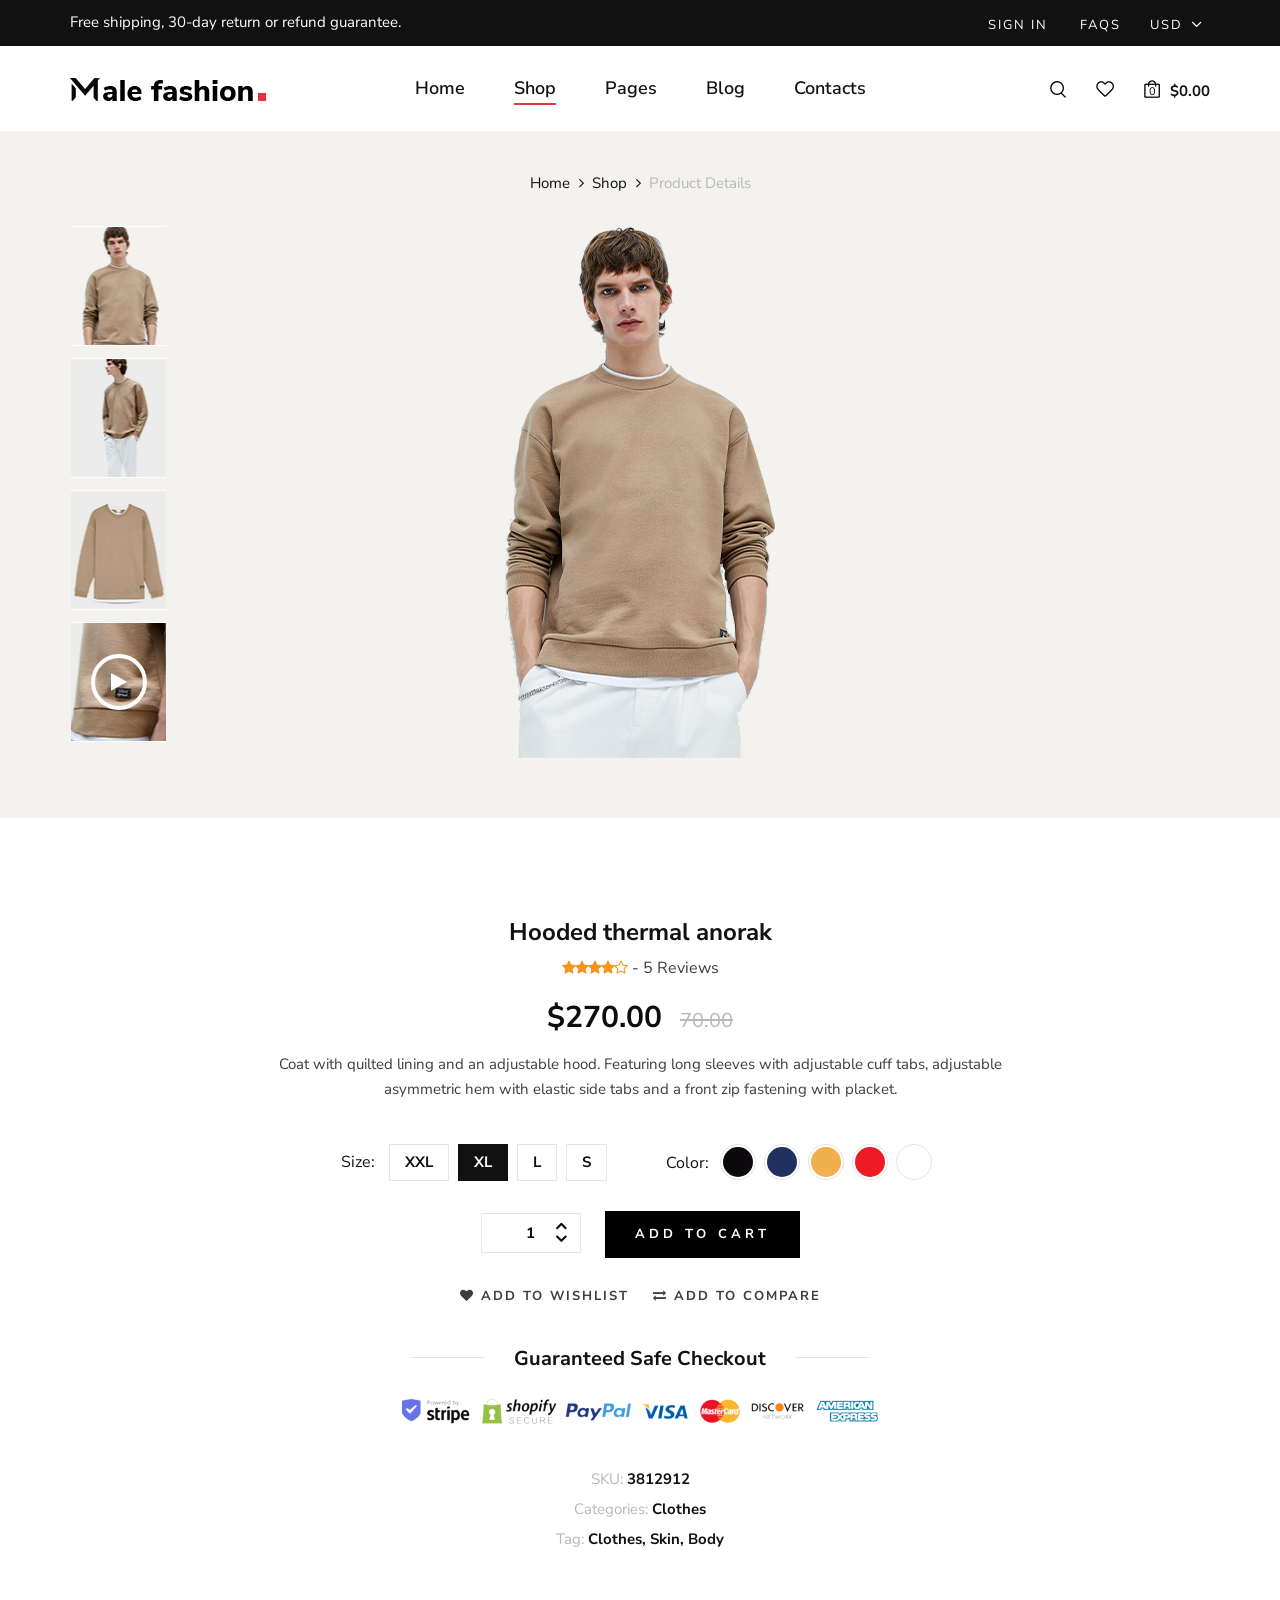
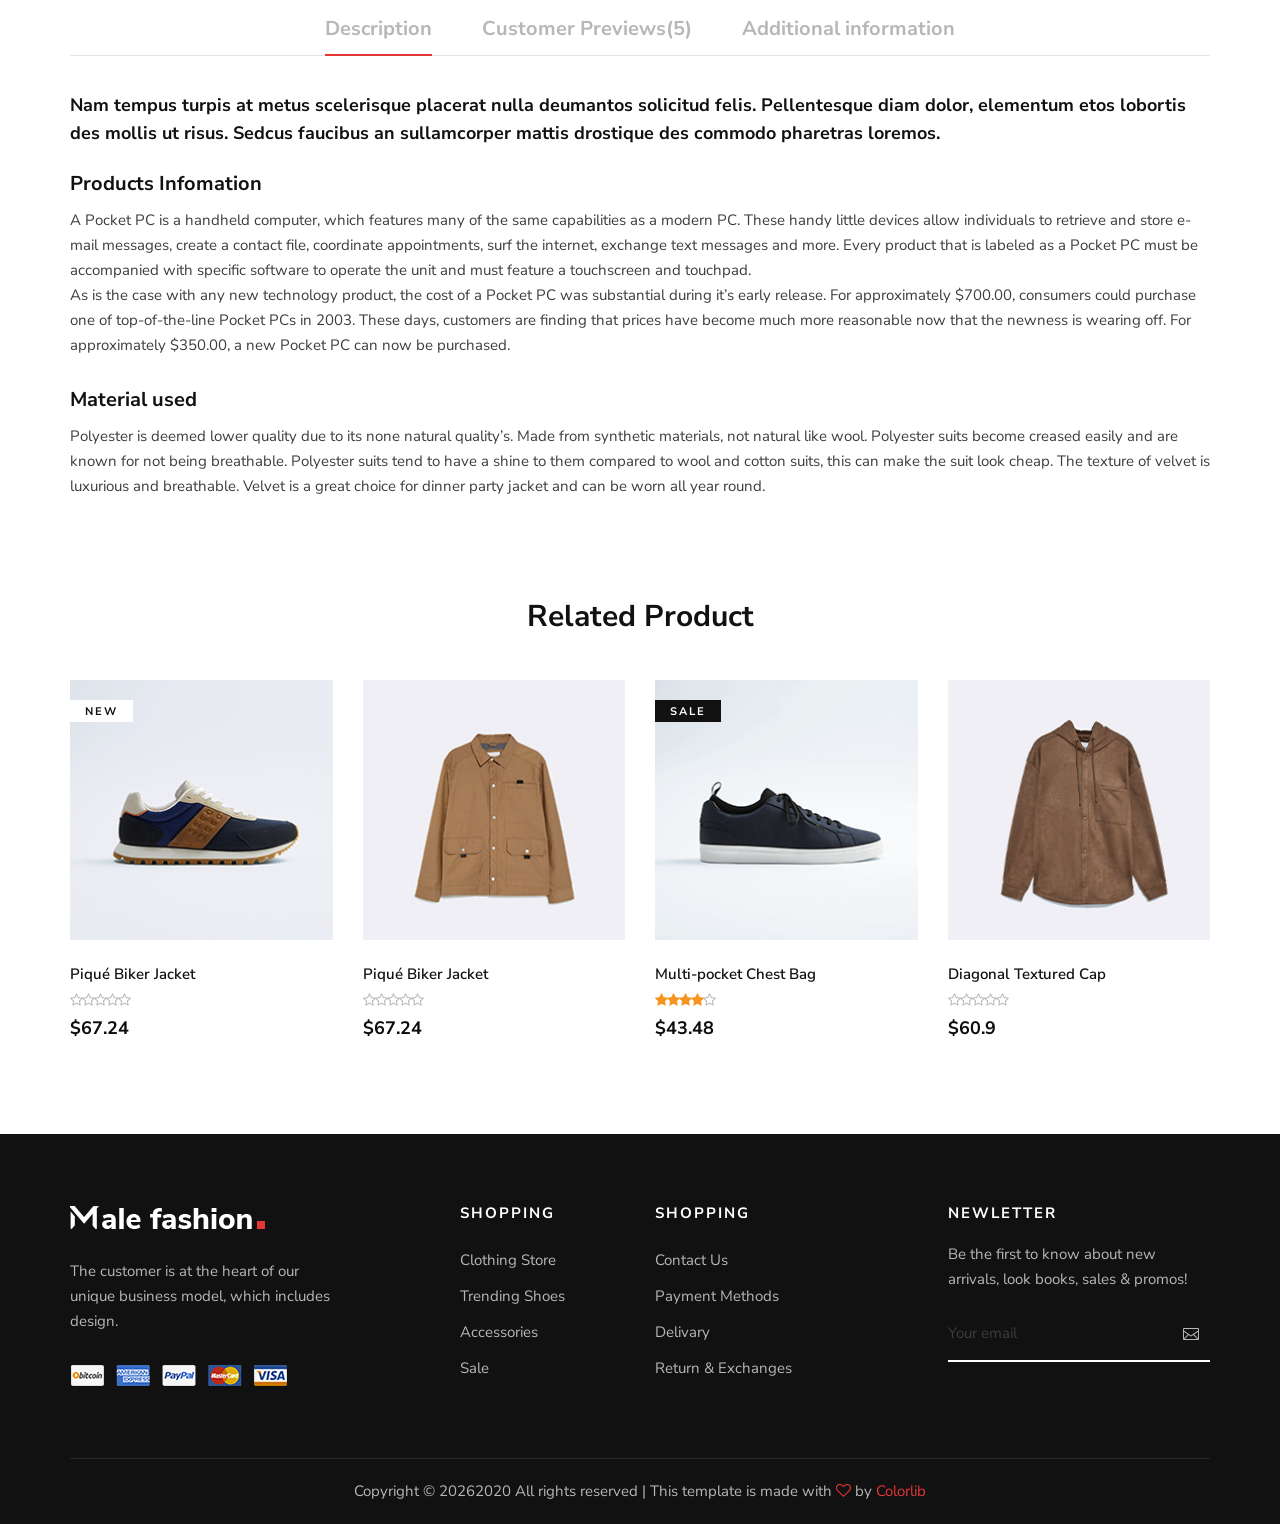
<file: shop-details.html>
<!DOCTYPE html>
<html lang="zxx">

<head>
    <meta charset="UTF-8">
    <meta name="description" content="Male_Fashion Template">
    <meta name="keywords" content="Male_Fashion, unica, creative, html">
    <meta name="viewport" content="width=device-width, initial-scale=1.0">
    <meta http-equiv="X-UA-Compatible" content="ie=edge">
    <title>Male-Fashion | Template</title>

    <!-- Google Font -->
    <link href="https://fonts.googleapis.com/css2?family=Nunito+Sans:wght@300;400;600;700;800;900&display=swap"
    rel="stylesheet">

    <!-- Css Styles -->
    <link rel="stylesheet" href="css/bootstrap.min.css" type="text/css">
    <link rel="stylesheet" href="css/font-awesome.min.css" type="text/css">
    <link rel="stylesheet" href="css/elegant-icons.css" type="text/css">
    <link rel="stylesheet" href="css/magnific-popup.css" type="text/css">
    <link rel="stylesheet" href="css/nice-select.css" type="text/css">
    <link rel="stylesheet" href="css/owl.carousel.min.css" type="text/css">
    <link rel="stylesheet" href="css/slicknav.min.css" type="text/css">
    <link rel="stylesheet" href="css/style.css" type="text/css">
</head>

<body>
    <!-- Page Preloder -->
    <div id="preloder">
        <div class="loader"></div>
    </div>

    <!-- Offcanvas Menu Begin -->
    <div class="offcanvas-menu-overlay"></div>
    <div class="offcanvas-menu-wrapper">
        <div class="offcanvas__option">
            <div class="offcanvas__links">
                <a href="#">Sign in</a>
                <a href="#">FAQs</a>
            </div>
            <div class="offcanvas__top__hover">
                <span>Usd <i class="arrow_carrot-down"></i></span>
                <ul>
                    <li>USD</li>
                    <li>EUR</li>
                    <li>USD</li>
                </ul>
            </div>
        </div>
        <div class="offcanvas__nav__option">
            <a href="#" class="search-switch"><img src="img/icon/search.png" alt=""></a>
            <a href="#"><img src="img/icon/heart.png" alt=""></a>
            <a href="#"><img src="img/icon/cart.png" alt=""> <span>0</span></a>
            <div class="price">$0.00</div>
        </div>
        <div id="mobile-menu-wrap"></div>
        <div class="offcanvas__text">
            <p>Free shipping, 30-day return or refund guarantee.</p>
        </div>
    </div>
    <!-- Offcanvas Menu End -->

    <!-- Header Section Begin -->
    <header class="header">
        <div class="header__top">
            <div class="container">
                <div class="row">
                    <div class="col-lg-6 col-md-7">
                        <div class="header__top__left">
                            <p>Free shipping, 30-day return or refund guarantee.</p>
                        </div>
                    </div>
                    <div class="col-lg-6 col-md-5">
                        <div class="header__top__right">
                            <div class="header__top__links">
                                <a href="#">Sign in</a>
                                <a href="#">FAQs</a>
                            </div>
                            <div class="header__top__hover">
                                <span>Usd <i class="arrow_carrot-down"></i></span>
                                <ul>
                                    <li>USD</li>
                                    <li>EUR</li>
                                    <li>USD</li>
                                </ul>
                            </div>
                        </div>
                    </div>
                </div>
            </div>
        </div>
        <div class="container">
            <div class="row">
                <div class="col-lg-3 col-md-3">
                    <div class="header__logo">
                        <a href="./inex.html"><img src="img/logo.png" alt=""></a>
                    </div>
                </div>
                <div class="col-lg-6 col-md-6">
                    <nav class="header__menu mobile-menu">
                        <ul>
                            <li><a href="./inex.html">Home</a></li>
                            <li class="active"><a href="./shop.html">Shop</a></li>
                            <li><a href="#">Pages</a>
                                <ul class="dropdown">
                                    <li><a href="./about.html">About Us</a></li>
                                    <li><a href="./shop-details.html">Shop Details</a></li>
                                    <li><a href="./shopping-cart.html">Shopping Cart</a></li>
                                    <li><a href="./checkout.html">Check Out</a></li>
                                    <li><a href="./blog-details.html">Blog Details</a></li>
                                </ul>
                            </li>
                            <li><a href="./blog.html">Blog</a></li>
                            <li><a href="./contact.html">Contacts</a></li>
                        </ul>
                    </nav>
                </div>
                <div class="col-lg-3 col-md-3">
                    <div class="header__nav__option">
                        <a href="#" class="search-switch"><img src="img/icon/search.png" alt=""></a>
                        <a href="#"><img src="img/icon/heart.png" alt=""></a>
                        <a href="#"><img src="img/icon/cart.png" alt=""> <span>0</span></a>
                        <div class="price">$0.00</div>
                    </div>
                </div>
            </div>
            <div class="canvas__open"><i class="fa fa-bars"></i></div>
        </div>
    </header>
    <!-- Header Section End -->

    <!-- Shop Details Section Begin -->
    <section class="shop-details">
        <div class="product__details__pic">
            <div class="container">
                <div class="row">
                    <div class="col-lg-12">
                        <div class="product__details__breadcrumb">
                            <a href="./index.html">Home</a>
                            <a href="./shop.html">Shop</a>
                            <span>Product Details</span>
                        </div>
                    </div>
                </div>
                <div class="row">
                    <div class="col-lg-3 col-md-3">
                        <ul class="nav nav-tabs" role="tablist">
                            <li class="nav-item">
                                <a class="nav-link active" data-toggle="tab" href="#tabs-1" role="tab">
                                    <div class="product__thumb__pic set-bg" data-setbg="img/shop-details/thumb-1.png">
                                    </div>
                                </a>
                            </li>
                            <li class="nav-item">
                                <a class="nav-link" data-toggle="tab" href="#tabs-2" role="tab">
                                    <div class="product__thumb__pic set-bg" data-setbg="img/shop-details/thumb-2.png">
                                    </div>
                                </a>
                            </li>
                            <li class="nav-item">
                                <a class="nav-link" data-toggle="tab" href="#tabs-3" role="tab">
                                    <div class="product__thumb__pic set-bg" data-setbg="img/shop-details/thumb-3.png">
                                    </div>
                                </a>
                            </li>
                            <li class="nav-item">
                                <a class="nav-link" data-toggle="tab" href="#tabs-4" role="tab">
                                    <div class="product__thumb__pic set-bg" data-setbg="img/shop-details/thumb-4.png">
                                        <i class="fa fa-play"></i>
                                    </div>
                                </a>
                            </li>
                        </ul>
                    </div>
                    <div class="col-lg-6 col-md-9">
                        <div class="tab-content">
                            <div class="tab-pane active" id="tabs-1" role="tabpanel">
                                <div class="product__details__pic__item">
                                    <img src="img/shop-details/product-big-2.png" alt="">
                                </div>
                            </div>
                            <div class="tab-pane" id="tabs-2" role="tabpanel">
                                <div class="product__details__pic__item">
                                    <img src="img/shop-details/product-big-3.png" alt="">
                                </div>
                            </div>
                            <div class="tab-pane" id="tabs-3" role="tabpanel">
                                <div class="product__details__pic__item">
                                    <img src="img/shop-details/product-big.png" alt="">
                                </div>
                            </div>
                            <div class="tab-pane" id="tabs-4" role="tabpanel">
                                <div class="product__details__pic__item">
                                    <img src="img/shop-details/product-big-4.png" alt="">
                                    <a href="https://www.youtube.com/watch?v=8PJ3_p7VqHw&list=RD8PJ3_p7VqHw&start_radio=1" class="video-popup"><i class="fa fa-play"></i></a>
                                </div>
                            </div>
                        </div>
                    </div>
                </div>
            </div>
        </div>
        <div class="product__details__content">
            <div class="container">
                <div class="row d-flex justify-content-center">
                    <div class="col-lg-8">
                        <div class="product__details__text">
                            <h4>Hooded thermal anorak</h4>
                            <div class="rating">
                                <i class="fa fa-star"></i>
                                <i class="fa fa-star"></i>
                                <i class="fa fa-star"></i>
                                <i class="fa fa-star"></i>
                                <i class="fa fa-star-o"></i>
                                <span> - 5 Reviews</span>
                            </div>
                            <h3>$270.00 <span>70.00</span></h3>
                            <p>Coat with quilted lining and an adjustable hood. Featuring long sleeves with adjustable
                                cuff tabs, adjustable asymmetric hem with elastic side tabs and a front zip fastening
                            with placket.</p>
                            <div class="product__details__option">
                                <div class="product__details__option__size">
                                    <span>Size:</span>
                                    <label for="xxl">xxl
                                        <input type="radio" id="xxl">
                                    </label>
                                    <label class="active" for="xl">xl
                                        <input type="radio" id="xl">
                                    </label>
                                    <label for="l">l
                                        <input type="radio" id="l">
                                    </label>
                                    <label for="sm">s
                                        <input type="radio" id="sm">
                                    </label>
                                </div>
                                <div class="product__details__option__color">
                                    <span>Color:</span>
                                    <label class="c-1" for="sp-1">
                                        <input type="radio" id="sp-1">
                                    </label>
                                    <label class="c-2" for="sp-2">
                                        <input type="radio" id="sp-2">
                                    </label>
                                    <label class="c-3" for="sp-3">
                                        <input type="radio" id="sp-3">
                                    </label>
                                    <label class="c-4" for="sp-4">
                                        <input type="radio" id="sp-4">
                                    </label>
                                    <label class="c-9" for="sp-9">
                                        <input type="radio" id="sp-9">
                                    </label>
                                </div>
                            </div>
                            <div class="product__details__cart__option">
                                <div class="quantity">
                                    <div class="pro-qty">
                                        <input type="text" value="1">
                                    </div>
                                </div>
                                <a href="#" class="primary-btn">add to cart</a>
                            </div>
                            <div class="product__details__btns__option">
                                <a href="#"><i class="fa fa-heart"></i> add to wishlist</a>
                                <a href="#"><i class="fa fa-exchange"></i> Add To Compare</a>
                            </div>
                            <div class="product__details__last__option">
                                <h5><span>Guaranteed Safe Checkout</span></h5>
                                <img src="img/shop-details/details-payment.png" alt="">
                                <ul>
                                    <li><span>SKU:</span> 3812912</li>
                                    <li><span>Categories:</span> Clothes</li>
                                    <li><span>Tag:</span> Clothes, Skin, Body</li>
                                </ul>
                            </div>
                        </div>
                    </div>
                </div>
                <div class="row">
                    <div class="col-lg-12">
                        <div class="product__details__tab">
                            <ul class="nav nav-tabs" role="tablist">
                                <li class="nav-item">
                                    <a class="nav-link active" data-toggle="tab" href="#tabs-5"
                                    role="tab">Description</a>
                                </li>
                                <li class="nav-item">
                                    <a class="nav-link" data-toggle="tab" href="#tabs-6" role="tab">Customer
                                    Previews(5)</a>
                                </li>
                                <li class="nav-item">
                                    <a class="nav-link" data-toggle="tab" href="#tabs-7" role="tab">Additional
                                    information</a>
                                </li>
                            </ul>
                            <div class="tab-content">
                                <div class="tab-pane active" id="tabs-5" role="tabpanel">
                                    <div class="product__details__tab__content">
                                        <p class="note">Nam tempus turpis at metus scelerisque placerat nulla deumantos
                                            solicitud felis. Pellentesque diam dolor, elementum etos lobortis des mollis
                                            ut risus. Sedcus faucibus an sullamcorper mattis drostique des commodo
                                        pharetras loremos.</p>
                                        <div class="product__details__tab__content__item">
                                            <h5>Products Infomation</h5>
                                            <p>A Pocket PC is a handheld computer, which features many of the same
                                                capabilities as a modern PC. These handy little devices allow
                                                individuals to retrieve and store e-mail messages, create a contact
                                                file, coordinate appointments, surf the internet, exchange text messages
                                                and more. Every product that is labeled as a Pocket PC must be
                                                accompanied with specific software to operate the unit and must feature
                                            a touchscreen and touchpad.</p>
                                            <p>As is the case with any new technology product, the cost of a Pocket PC
                                                was substantial during it’s early release. For approximately $700.00,
                                                consumers could purchase one of top-of-the-line Pocket PCs in 2003.
                                                These days, customers are finding that prices have become much more
                                                reasonable now that the newness is wearing off. For approximately
                                            $350.00, a new Pocket PC can now be purchased.</p>
                                        </div>
                                        <div class="product__details__tab__content__item">
                                            <h5>Material used</h5>
                                            <p>Polyester is deemed lower quality due to its none natural quality’s. Made
                                                from synthetic materials, not natural like wool. Polyester suits become
                                                creased easily and are known for not being breathable. Polyester suits
                                                tend to have a shine to them compared to wool and cotton suits, this can
                                                make the suit look cheap. The texture of velvet is luxurious and
                                                breathable. Velvet is a great choice for dinner party jacket and can be
                                            worn all year round.</p>
                                        </div>
                                    </div>
                                </div>
                                <div class="tab-pane" id="tabs-6" role="tabpanel">
                                    <div class="product__details__tab__content">
                                        <div class="product__details__tab__content__item">
                                            <h5>Products Infomation</h5>
                                            <p>A Pocket PC is a handheld computer, which features many of the same
                                                capabilities as a modern PC. These handy little devices allow
                                                individuals to retrieve and store e-mail messages, create a contact
                                                file, coordinate appointments, surf the internet, exchange text messages
                                                and more. Every product that is labeled as a Pocket PC must be
                                                accompanied with specific software to operate the unit and must feature
                                            a touchscreen and touchpad.</p>
                                            <p>As is the case with any new technology product, the cost of a Pocket PC
                                                was substantial during it’s early release. For approximately $700.00,
                                                consumers could purchase one of top-of-the-line Pocket PCs in 2003.
                                                These days, customers are finding that prices have become much more
                                                reasonable now that the newness is wearing off. For approximately
                                            $350.00, a new Pocket PC can now be purchased.</p>
                                        </div>
                                        <div class="product__details__tab__content__item">
                                            <h5>Material used</h5>
                                            <p>Polyester is deemed lower quality due to its none natural quality’s. Made
                                                from synthetic materials, not natural like wool. Polyester suits become
                                                creased easily and are known for not being breathable. Polyester suits
                                                tend to have a shine to them compared to wool and cotton suits, this can
                                                make the suit look cheap. The texture of velvet is luxurious and
                                                breathable. Velvet is a great choice for dinner party jacket and can be
                                            worn all year round.</p>
                                        </div>
                                    </div>
                                </div>
                                <div class="tab-pane" id="tabs-7" role="tabpanel">
                                    <div class="product__details__tab__content">
                                        <p class="note">Nam tempus turpis at metus scelerisque placerat nulla deumantos
                                            solicitud felis. Pellentesque diam dolor, elementum etos lobortis des mollis
                                            ut risus. Sedcus faucibus an sullamcorper mattis drostique des commodo
                                        pharetras loremos.</p>
                                        <div class="product__details__tab__content__item">
                                            <h5>Products Infomation</h5>
                                            <p>A Pocket PC is a handheld computer, which features many of the same
                                                capabilities as a modern PC. These handy little devices allow
                                                individuals to retrieve and store e-mail messages, create a contact
                                                file, coordinate appointments, surf the internet, exchange text messages
                                                and more. Every product that is labeled as a Pocket PC must be
                                                accompanied with specific software to operate the unit and must feature
                                            a touchscreen and touchpad.</p>
                                            <p>As is the case with any new technology product, the cost of a Pocket PC
                                                was substantial during it’s early release. For approximately $700.00,
                                                consumers could purchase one of top-of-the-line Pocket PCs in 2003.
                                                These days, customers are finding that prices have become much more
                                                reasonable now that the newness is wearing off. For approximately
                                            $350.00, a new Pocket PC can now be purchased.</p>
                                        </div>
                                        <div class="product__details__tab__content__item">
                                            <h5>Material used</h5>
                                            <p>Polyester is deemed lower quality due to its none natural quality’s. Made
                                                from synthetic materials, not natural like wool. Polyester suits become
                                                creased easily and are known for not being breathable. Polyester suits
                                                tend to have a shine to them compared to wool and cotton suits, this can
                                                make the suit look cheap. The texture of velvet is luxurious and
                                                breathable. Velvet is a great choice for dinner party jacket and can be
                                            worn all year round.</p>
                                        </div>
                                    </div>
                                </div>
                            </div>
                        </div>
                    </div>
                </div>
            </div>
        </div>
    </section>
    <!-- Shop Details Section End -->

    <!-- Related Section Begin -->
    <section class="related spad">
        <div class="container">
            <div class="row">
                <div class="col-lg-12">
                    <h3 class="related-title">Related Product</h3>
                </div>
            </div>
            <div class="row">
                <div class="col-lg-3 col-md-6 col-sm-6 col-sm-6">
                    <div class="product__item">
                        <div class="product__item__pic set-bg" data-setbg="img/product/product-1.jpg">
                            <span class="label">New</span>
                            <ul class="product__hover">
                                <li><a href="#"><img src="img/icon/heart.png" alt=""></a></li>
                                <li><a href="#"><img src="img/icon/compare.png" alt=""> <span>Compare</span></a></li>
                                <li><a href="#"><img src="img/icon/search.png" alt=""></a></li>
                            </ul>
                        </div>
                        <div class="product__item__text">
                            <h6>Piqué Biker Jacket</h6>
                            <a href="#" class="add-cart">+ Add To Cart</a>
                            <div class="rating">
                                <i class="fa fa-star-o"></i>
                                <i class="fa fa-star-o"></i>
                                <i class="fa fa-star-o"></i>
                                <i class="fa fa-star-o"></i>
                                <i class="fa fa-star-o"></i>
                            </div>
                            <h5>$67.24</h5>
                            <div class="product__color__select">
                                <label for="pc-1">
                                    <input type="radio" id="pc-1">
                                </label>
                                <label class="active black" for="pc-2">
                                    <input type="radio" id="pc-2">
                                </label>
                                <label class="grey" for="pc-3">
                                    <input type="radio" id="pc-3">
                                </label>
                            </div>
                        </div>
                    </div>
                </div>
                <div class="col-lg-3 col-md-6 col-sm-6 col-sm-6">
                    <div class="product__item">
                        <div class="product__item__pic set-bg" data-setbg="img/product/product-2.jpg">
                            <ul class="product__hover">
                                <li><a href="#"><img src="img/icon/heart.png" alt=""></a></li>
                                <li><a href="#"><img src="img/icon/compare.png" alt=""> <span>Compare</span></a></li>
                                <li><a href="#"><img src="img/icon/search.png" alt=""></a></li>
                            </ul>
                        </div>
                        <div class="product__item__text">
                            <h6>Piqué Biker Jacket</h6>
                            <a href="#" class="add-cart">+ Add To Cart</a>
                            <div class="rating">
                                <i class="fa fa-star-o"></i>
                                <i class="fa fa-star-o"></i>
                                <i class="fa fa-star-o"></i>
                                <i class="fa fa-star-o"></i>
                                <i class="fa fa-star-o"></i>
                            </div>
                            <h5>$67.24</h5>
                            <div class="product__color__select">
                                <label for="pc-4">
                                    <input type="radio" id="pc-4">
                                </label>
                                <label class="active black" for="pc-5">
                                    <input type="radio" id="pc-5">
                                </label>
                                <label class="grey" for="pc-6">
                                    <input type="radio" id="pc-6">
                                </label>
                            </div>
                        </div>
                    </div>
                </div>
                <div class="col-lg-3 col-md-6 col-sm-6 col-sm-6">
                    <div class="product__item sale">
                        <div class="product__item__pic set-bg" data-setbg="img/product/product-3.jpg">
                            <span class="label">Sale</span>
                            <ul class="product__hover">
                                <li><a href="#"><img src="img/icon/heart.png" alt=""></a></li>
                                <li><a href="#"><img src="img/icon/compare.png" alt=""> <span>Compare</span></a></li>
                                <li><a href="#"><img src="img/icon/search.png" alt=""></a></li>
                            </ul>
                        </div>
                        <div class="product__item__text">
                            <h6>Multi-pocket Chest Bag</h6>
                            <a href="#" class="add-cart">+ Add To Cart</a>
                            <div class="rating">
                                <i class="fa fa-star"></i>
                                <i class="fa fa-star"></i>
                                <i class="fa fa-star"></i>
                                <i class="fa fa-star"></i>
                                <i class="fa fa-star-o"></i>
                            </div>
                            <h5>$43.48</h5>
                            <div class="product__color__select">
                                <label for="pc-7">
                                    <input type="radio" id="pc-7">
                                </label>
                                <label class="active black" for="pc-8">
                                    <input type="radio" id="pc-8">
                                </label>
                                <label class="grey" for="pc-9">
                                    <input type="radio" id="pc-9">
                                </label>
                            </div>
                        </div>
                    </div>
                </div>
                <div class="col-lg-3 col-md-6 col-sm-6 col-sm-6">
                    <div class="product__item">
                        <div class="product__item__pic set-bg" data-setbg="img/product/product-4.jpg">
                            <ul class="product__hover">
                                <li><a href="#"><img src="img/icon/heart.png" alt=""></a></li>
                                <li><a href="#"><img src="img/icon/compare.png" alt=""> <span>Compare</span></a></li>
                                <li><a href="#"><img src="img/icon/search.png" alt=""></a></li>
                            </ul>
                        </div>
                        <div class="product__item__text">
                            <h6>Diagonal Textured Cap</h6>
                            <a href="#" class="add-cart">+ Add To Cart</a>
                            <div class="rating">
                                <i class="fa fa-star-o"></i>
                                <i class="fa fa-star-o"></i>
                                <i class="fa fa-star-o"></i>
                                <i class="fa fa-star-o"></i>
                                <i class="fa fa-star-o"></i>
                            </div>
                            <h5>$60.9</h5>
                            <div class="product__color__select">
                                <label for="pc-10">
                                    <input type="radio" id="pc-10">
                                </label>
                                <label class="active black" for="pc-11">
                                    <input type="radio" id="pc-11">
                                </label>
                                <label class="grey" for="pc-12">
                                    <input type="radio" id="pc-12">
                                </label>
                            </div>
                        </div>
                    </div>
                </div>
            </div>
        </div>
    </section>
    <!-- Related Section End -->

    <!-- Footer Section Begin -->
    <footer class="footer">
        <div class="container">
            <div class="row">
                <div class="col-lg-3 col-md-6 col-sm-6">
                    <div class="footer__about">
                        <div class="footer__logo">
                            <a href="#"><img src="img/footer-logo.png" alt=""></a>
                        </div>
                        <p>The customer is at the heart of our unique business model, which includes design.</p>
                        <a href="#"><img src="img/payment.png" alt=""></a>
                    </div>
                </div>
                <div class="col-lg-2 offset-lg-1 col-md-3 col-sm-6">
                    <div class="footer__widget">
                        <h6>Shopping</h6>
                        <ul>
                            <li><a href="#">Clothing Store</a></li>
                            <li><a href="#">Trending Shoes</a></li>
                            <li><a href="#">Accessories</a></li>
                            <li><a href="#">Sale</a></li>
                        </ul>
                    </div>
                </div>
                <div class="col-lg-2 col-md-3 col-sm-6">
                    <div class="footer__widget">
                        <h6>Shopping</h6>
                        <ul>
                            <li><a href="#">Contact Us</a></li>
                            <li><a href="#">Payment Methods</a></li>
                            <li><a href="#">Delivary</a></li>
                            <li><a href="#">Return & Exchanges</a></li>
                        </ul>
                    </div>
                </div>
                <div class="col-lg-3 offset-lg-1 col-md-6 col-sm-6">
                    <div class="footer__widget">
                        <h6>NewLetter</h6>
                        <div class="footer__newslatter">
                            <p>Be the first to know about new arrivals, look books, sales & promos!</p>
                            <form action="#">
                                <input type="text" placeholder="Your email">
                                <button type="submit"><span class="icon_mail_alt"></span></button>
                            </form>
                        </div>
                    </div>
                </div>
            </div>
            <div class="row">
                <div class="col-lg-12 text-center">
                    <div class="footer__copyright__text">
                        <!-- Link back to Colorlib can't be removed. Template is licensed under CC BY 3.0. -->
                        <p>Copyright ©
                            <script>
                                document.write(new Date().getFullYear());
                            </script>2020
                            All rights reserved | This template is made with <i class="fa fa-heart-o"
                            aria-hidden="true"></i> by <a href="https://colorlib.com" target="_blank">Colorlib</a>
                        </p>
                        <!-- Link back to Colorlib can't be removed. Template is licensed under CC BY 3.0. -->
                    </div>
                </div>
            </div>
        </div>
    </footer>
    <!-- Footer Section End -->

    <!-- Search Begin -->
    <div class="search-model">
        <div class="h-100 d-flex align-items-center justify-content-center">
            <div class="search-close-switch">+</div>
            <form class="search-model-form">
                <input type="text" id="search-input" placeholder="Search here.....">
            </form>
        </div>
    </div>
    <!-- Search End -->

    <!-- Js Plugins -->
    <script src="js/jquery-3.3.1.min.js"></script>
    <script src="js/bootstrap.min.js"></script>
    <script src="js/jquery.nice-select.min.js"></script>
    <script src="js/jquery.nicescroll.min.js"></script>
    <script src="js/jquery.magnific-popup.min.js"></script>
    <script src="js/jquery.countdown.min.js"></script>
    <script src="js/jquery.slicknav.js"></script>
    <script src="js/mixitup.min.js"></script>
    <script src="js/owl.carousel.min.js"></script>
    <script src="js/main.js"></script>
</body>

</html>
</file>
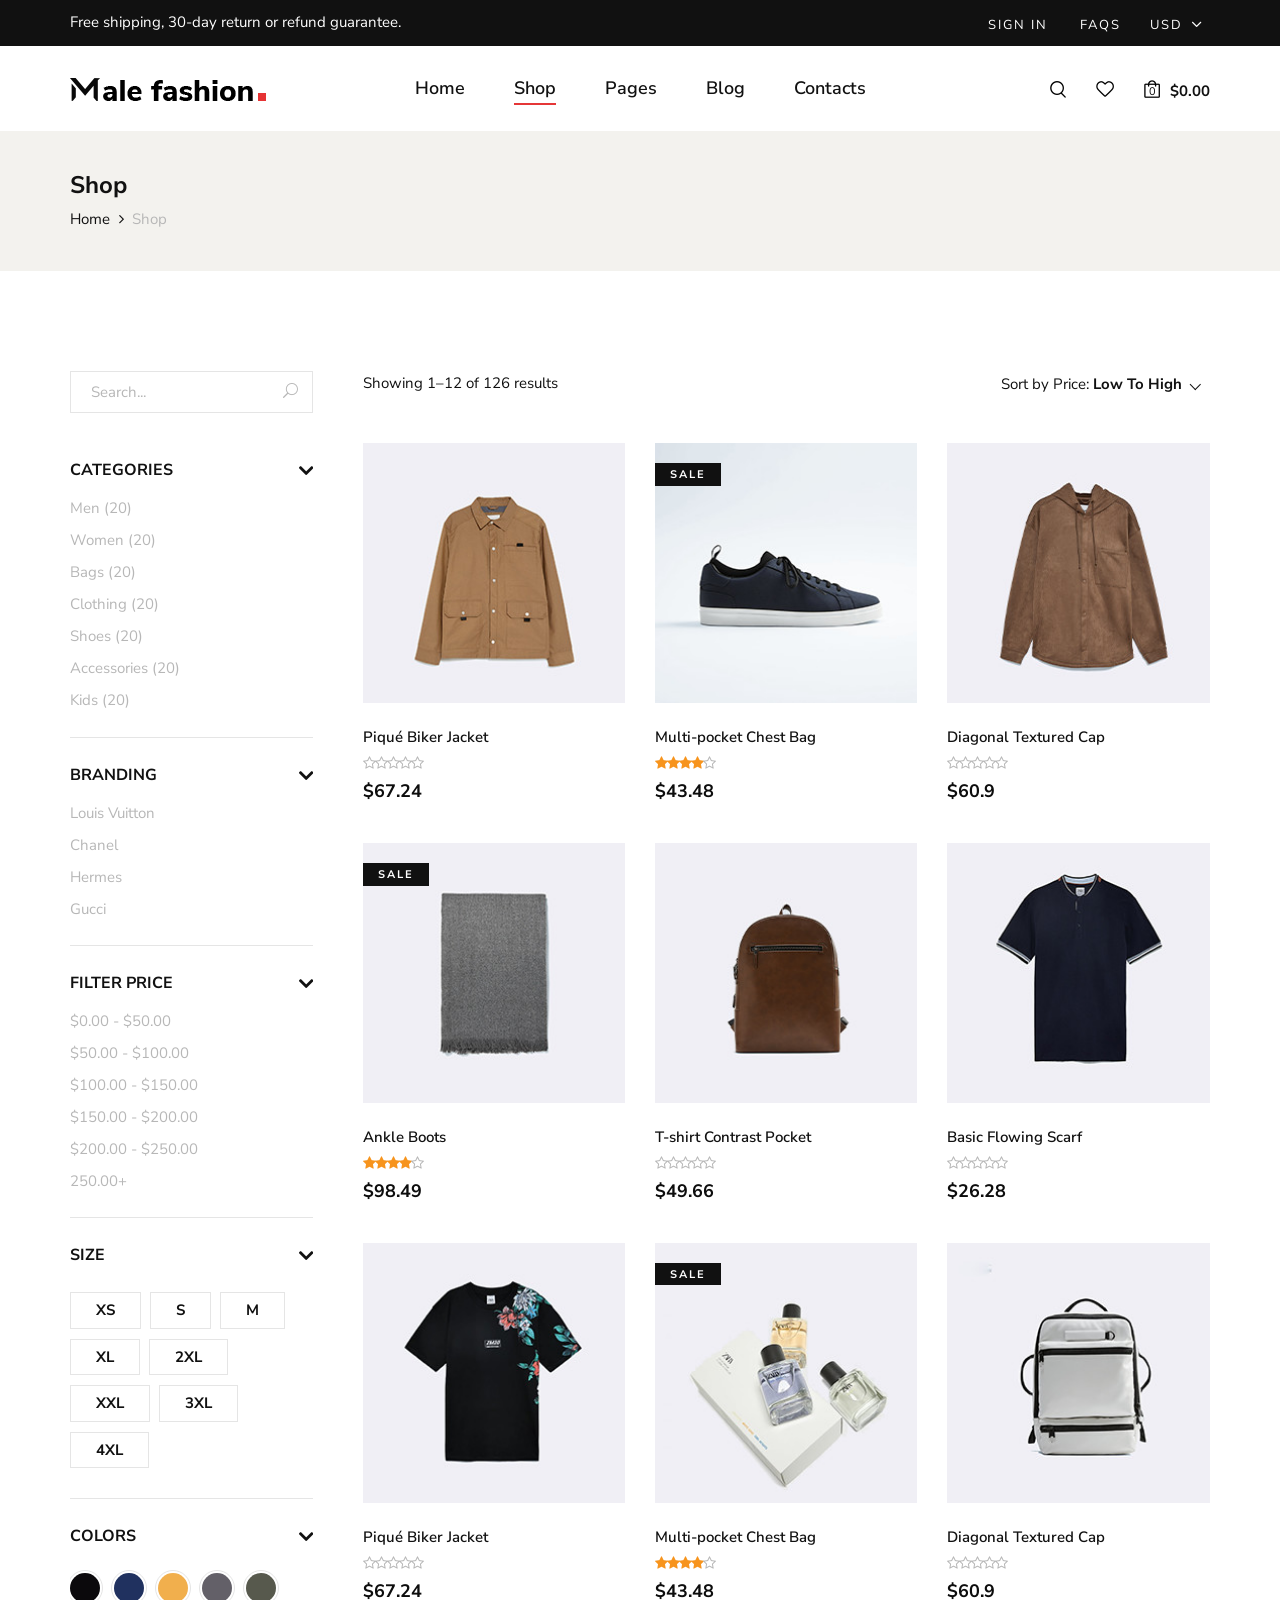
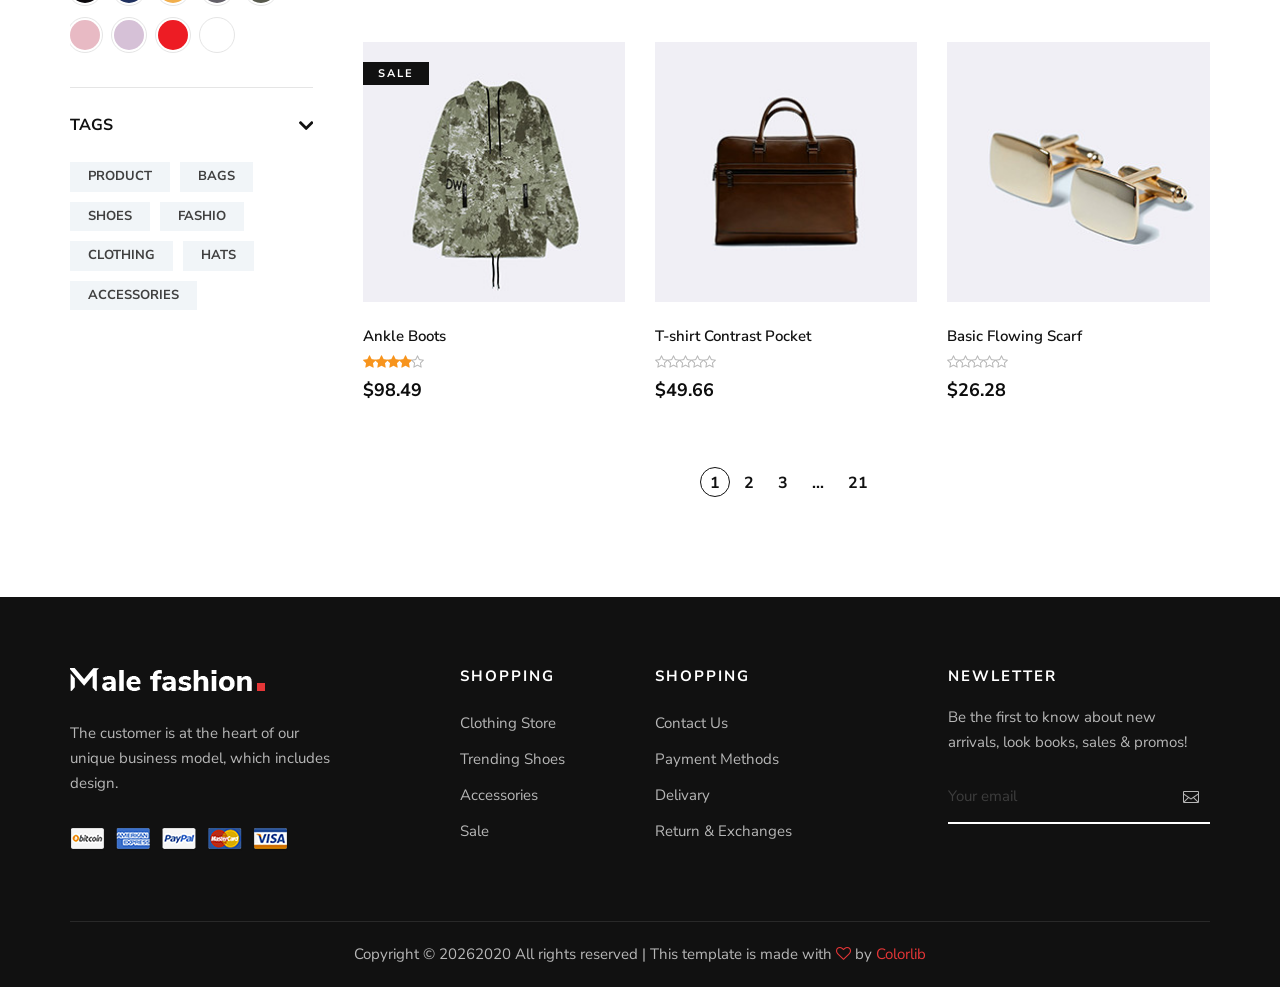
<file: shop.html>
<!DOCTYPE html>
<html lang="zxx">

<head>
    <meta charset="UTF-8">
    <meta name="description" content="Male_Fashion Template">
    <meta name="keywords" content="Male_Fashion, unica, creative, html">
    <meta name="viewport" content="width=device-width, initial-scale=1.0">
    <meta http-equiv="X-UA-Compatible" content="ie=edge">
    <title>Male-Fashion | Template</title>

    <!-- Google Font -->
    <link href="https://fonts.googleapis.com/css2?family=Nunito+Sans:wght@300;400;600;700;800;900&display=swap"
    rel="stylesheet">

    <!-- Css Styles -->
    <link rel="stylesheet" href="css/bootstrap.min.css" type="text/css">
    <link rel="stylesheet" href="css/font-awesome.min.css" type="text/css">
    <link rel="stylesheet" href="css/elegant-icons.css" type="text/css">
    <link rel="stylesheet" href="css/magnific-popup.css" type="text/css">
    <link rel="stylesheet" href="css/nice-select.css" type="text/css">
    <link rel="stylesheet" href="css/owl.carousel.min.css" type="text/css">
    <link rel="stylesheet" href="css/slicknav.min.css" type="text/css">
    <link rel="stylesheet" href="css/style.css" type="text/css">
</head>

<body>
    <!-- Page Preloder -->
    <div id="preloder">
        <div class="loader"></div>
    </div>

    <!-- Offcanvas Menu Begin -->
    <div class="offcanvas-menu-overlay"></div>
    <div class="offcanvas-menu-wrapper">
        <div class="offcanvas__option">
            <div class="offcanvas__links">
                <a href="#">Sign in</a>
                <a href="#">FAQs</a>
            </div>
            <div class="offcanvas__top__hover">
                <span>Usd <i class="arrow_carrot-down"></i></span>
                <ul>
                    <li>USD</li>
                    <li>EUR</li>
                    <li>USD</li>
                </ul>
            </div>
        </div>
        <div class="offcanvas__nav__option">
            <a href="#" class="search-switch"><img src="img/icon/search.png" alt=""></a>
            <a href="#"><img src="img/icon/heart.png" alt=""></a>
            <a href="#"><img src="img/icon/cart.png" alt=""> <span>0</span></a>
            <div class="price">$0.00</div>
        </div>
        <div id="mobile-menu-wrap"></div>
        <div class="offcanvas__text">
            <p>Free shipping, 30-day return or refund guarantee.</p>
        </div>
    </div>
    <!-- Offcanvas Menu End -->

    <!-- Header Section Begin -->
    <header class="header">
        <div class="header__top">
            <div class="container">
                <div class="row">
                    <div class="col-lg-6 col-md-7">
                        <div class="header__top__left">
                            <p>Free shipping, 30-day return or refund guarantee.</p>
                        </div>
                    </div>
                    <div class="col-lg-6 col-md-5">
                        <div class="header__top__right">
                            <div class="header__top__links">
                                <a href="#">Sign in</a>
                                <a href="#">FAQs</a>
                            </div>
                            <div class="header__top__hover">
                                <span>Usd <i class="arrow_carrot-down"></i></span>
                                <ul>
                                    <li>USD</li>
                                    <li>EUR</li>
                                    <li>USD</li>
                                </ul>
                            </div>
                        </div>
                    </div>
                </div>
            </div>
        </div>
        <div class="container">
            <div class="row">
                <div class="col-lg-3 col-md-3">
                    <div class="header__logo">
                        <a href="./index.html"><img src="img/logo.png" alt=""></a>
                    </div>
                </div>
                <div class="col-lg-6 col-md-6">
                    <nav class="header__menu mobile-menu">
                        <ul>
                            <li><a href="./index.html">Home</a></li>
                            <li class="active"><a href="./shop.html">Shop</a></li>
                            <li><a href="#">Pages</a>
                                <ul class="dropdown">
                                    <li><a href="./about.html">About Us</a></li>
                                    <li><a href="./shop-details.html">Shop Details</a></li>
                                    <li><a href="./shopping-cart.html">Shopping Cart</a></li>
                                    <li><a href="./checkout.html">Check Out</a></li>
                                    <li><a href="./blog-details.html">Blog Details</a></li>
                                </ul>
                            </li>
                            <li><a href="./blog.html">Blog</a></li>
                            <li><a href="./contact.html">Contacts</a></li>
                        </ul>
                    </nav>
                </div>
                <div class="col-lg-3 col-md-3">
                    <div class="header__nav__option">
                        <a href="#" class="search-switch"><img src="img/icon/search.png" alt=""></a>
                        <a href="#"><img src="img/icon/heart.png" alt=""></a>
                        <a href="#"><img src="img/icon/cart.png" alt=""> <span>0</span></a>
                        <div class="price">$0.00</div>
                    </div>
                </div>
            </div>
            <div class="canvas__open"><i class="fa fa-bars"></i></div>
        </div>
    </header>
    <!-- Header Section End -->

    <!-- Breadcrumb Section Begin -->
    <section class="breadcrumb-option">
        <div class="container">
            <div class="row">
                <div class="col-lg-12">
                    <div class="breadcrumb__text">
                        <h4>Shop</h4>
                        <div class="breadcrumb__links">
                            <a href="./index.html">Home</a>
                            <span>Shop</span>
                        </div>
                    </div>
                </div>
            </div>
        </div>
    </section>
    <!-- Breadcrumb Section End -->

    <!-- Shop Section Begin -->
    <section class="shop spad">
        <div class="container">
            <div class="row">
                <div class="col-lg-3">
                    <div class="shop__sidebar">
                        <div class="shop__sidebar__search">
                            <form action="#">
                                <input type="text" placeholder="Search...">
                                <button type="submit"><span class="icon_search"></span></button>
                            </form>
                        </div>
                        <div class="shop__sidebar__accordion">
                            <div class="accordion" id="accordionExample">
                                <div class="card">
                                    <div class="card-heading">
                                        <a data-toggle="collapse" data-target="#collapseOne">Categories</a>
                                    </div>
                                    <div id="collapseOne" class="collapse show" data-parent="#accordionExample">
                                        <div class="card-body">
                                            <div class="shop__sidebar__categories">
                                                <ul class="nice-scroll">
                                                    <li><a href="#">Men (20)</a></li>
                                                    <li><a href="#">Women (20)</a></li>
                                                    <li><a href="#">Bags (20)</a></li>
                                                    <li><a href="#">Clothing (20)</a></li>
                                                    <li><a href="#">Shoes (20)</a></li>
                                                    <li><a href="#">Accessories (20)</a></li>
                                                    <li><a href="#">Kids (20)</a></li>
                                                    <li><a href="#">Kids (20)</a></li>
                                                    <li><a href="#">Kids (20)</a></li>
                                                </ul>
                                            </div>
                                        </div>
                                    </div>
                                </div>
                                <div class="card">
                                    <div class="card-heading">
                                        <a data-toggle="collapse" data-target="#collapseTwo">Branding</a>
                                    </div>
                                    <div id="collapseTwo" class="collapse show" data-parent="#accordionExample">
                                        <div class="card-body">
                                            <div class="shop__sidebar__brand">
                                                <ul>
                                                    <li><a href="#">Louis Vuitton</a></li>
                                                    <li><a href="#">Chanel</a></li>
                                                    <li><a href="#">Hermes</a></li>
                                                    <li><a href="#">Gucci</a></li>
                                                </ul>
                                            </div>
                                        </div>
                                    </div>
                                </div>
                                <div class="card">
                                    <div class="card-heading">
                                        <a data-toggle="collapse" data-target="#collapseThree">Filter Price</a>
                                    </div>
                                    <div id="collapseThree" class="collapse show" data-parent="#accordionExample">
                                        <div class="card-body">
                                            <div class="shop__sidebar__price">
                                                <ul>
                                                    <li><a href="#">$0.00 - $50.00</a></li>
                                                    <li><a href="#">$50.00 - $100.00</a></li>
                                                    <li><a href="#">$100.00 - $150.00</a></li>
                                                    <li><a href="#">$150.00 - $200.00</a></li>
                                                    <li><a href="#">$200.00 - $250.00</a></li>
                                                    <li><a href="#">250.00+</a></li>
                                                </ul>
                                            </div>
                                        </div>
                                    </div>
                                </div>
                                <div class="card">
                                    <div class="card-heading">
                                        <a data-toggle="collapse" data-target="#collapseFour">Size</a>
                                    </div>
                                    <div id="collapseFour" class="collapse show" data-parent="#accordionExample">
                                        <div class="card-body">
                                            <div class="shop__sidebar__size">
                                                <label for="xs">xs
                                                    <input type="radio" id="xs">
                                                </label>
                                                <label for="sm">s
                                                    <input type="radio" id="sm">
                                                </label>
                                                <label for="md">m
                                                    <input type="radio" id="md">
                                                </label>
                                                <label for="xl">xl
                                                    <input type="radio" id="xl">
                                                </label>
                                                <label for="2xl">2xl
                                                    <input type="radio" id="2xl">
                                                </label>
                                                <label for="xxl">xxl
                                                    <input type="radio" id="xxl">
                                                </label>
                                                <label for="3xl">3xl
                                                    <input type="radio" id="3xl">
                                                </label>
                                                <label for="4xl">4xl
                                                    <input type="radio" id="4xl">
                                                </label>
                                            </div>
                                        </div>
                                    </div>
                                </div>
                                <div class="card">
                                    <div class="card-heading">
                                        <a data-toggle="collapse" data-target="#collapseFive">Colors</a>
                                    </div>
                                    <div id="collapseFive" class="collapse show" data-parent="#accordionExample">
                                        <div class="card-body">
                                            <div class="shop__sidebar__color">
                                                <label class="c-1" for="sp-1">
                                                    <input type="radio" id="sp-1">
                                                </label>
                                                <label class="c-2" for="sp-2">
                                                    <input type="radio" id="sp-2">
                                                </label>
                                                <label class="c-3" for="sp-3">
                                                    <input type="radio" id="sp-3">
                                                </label>
                                                <label class="c-4" for="sp-4">
                                                    <input type="radio" id="sp-4">
                                                </label>
                                                <label class="c-5" for="sp-5">
                                                    <input type="radio" id="sp-5">
                                                </label>
                                                <label class="c-6" for="sp-6">
                                                    <input type="radio" id="sp-6">
                                                </label>
                                                <label class="c-7" for="sp-7">
                                                    <input type="radio" id="sp-7">
                                                </label>
                                                <label class="c-8" for="sp-8">
                                                    <input type="radio" id="sp-8">
                                                </label>
                                                <label class="c-9" for="sp-9">
                                                    <input type="radio" id="sp-9">
                                                </label>
                                            </div>
                                        </div>
                                    </div>
                                </div>
                                <div class="card">
                                    <div class="card-heading">
                                        <a data-toggle="collapse" data-target="#collapseSix">Tags</a>
                                    </div>
                                    <div id="collapseSix" class="collapse show" data-parent="#accordionExample">
                                        <div class="card-body">
                                            <div class="shop__sidebar__tags">
                                                <a href="#">Product</a>
                                                <a href="#">Bags</a>
                                                <a href="#">Shoes</a>
                                                <a href="#">Fashio</a>
                                                <a href="#">Clothing</a>
                                                <a href="#">Hats</a>
                                                <a href="#">Accessories</a>
                                            </div>
                                        </div>
                                    </div>
                                </div>
                            </div>
                        </div>
                    </div>
                </div>
                <div class="col-lg-9">
                    <div class="shop__product__option">
                        <div class="row">
                            <div class="col-lg-6 col-md-6 col-sm-6">
                                <div class="shop__product__option__left">
                                    <p>Showing 1–12 of 126 results</p>
                                </div>
                            </div>
                            <div class="col-lg-6 col-md-6 col-sm-6">
                                <div class="shop__product__option__right">
                                    <p>Sort by Price:</p>
                                    <select>
                                        <option value="">Low To High</option>
                                        <option value="">$0 - $55</option>
                                        <option value="">$55 - $100</option>
                                    </select>
                                </div>
                            </div>
                        </div>
                    </div>
                    <div class="row">
                        <div class="col-lg-4 col-md-6 col-sm-6">
                            <div class="product__item">
                                <div class="product__item__pic set-bg" data-setbg="img/product/product-2.jpg">
                                    <ul class="product__hover">
                                        <li><a href="#"><img src="img/icon/heart.png" alt=""></a></li>
                                        <li><a href="#"><img src="img/icon/compare.png" alt=""> <span>Compare</span></a>
                                        </li>
                                        <li><a href="#"><img src="img/icon/search.png" alt=""></a></li>
                                    </ul>
                                </div>
                                <div class="product__item__text">
                                    <h6>Piqué Biker Jacket</h6>
                                    <a href="#" class="add-cart">+ Add To Cart</a>
                                    <div class="rating">
                                        <i class="fa fa-star-o"></i>
                                        <i class="fa fa-star-o"></i>
                                        <i class="fa fa-star-o"></i>
                                        <i class="fa fa-star-o"></i>
                                        <i class="fa fa-star-o"></i>
                                    </div>
                                    <h5>$67.24</h5>
                                    <div class="product__color__select">
                                        <label for="pc-4">
                                            <input type="radio" id="pc-4">
                                        </label>
                                        <label class="active black" for="pc-5">
                                            <input type="radio" id="pc-5">
                                        </label>
                                        <label class="grey" for="pc-6">
                                            <input type="radio" id="pc-6">
                                        </label>
                                    </div>
                                </div>
                            </div>
                        </div>
                        <div class="col-lg-4 col-md-6 col-sm-6">
                            <div class="product__item sale">
                                <div class="product__item__pic set-bg" data-setbg="img/product/product-3.jpg">
                                    <span class="label">Sale</span>
                                    <ul class="product__hover">
                                        <li><a href="#"><img src="img/icon/heart.png" alt=""></a></li>
                                        <li><a href="#"><img src="img/icon/compare.png" alt=""> <span>Compare</span></a>
                                        </li>
                                        <li><a href="#"><img src="img/icon/search.png" alt=""></a></li>
                                    </ul>
                                </div>
                                <div class="product__item__text">
                                    <h6>Multi-pocket Chest Bag</h6>
                                    <a href="#" class="add-cart">+ Add To Cart</a>
                                    <div class="rating">
                                        <i class="fa fa-star"></i>
                                        <i class="fa fa-star"></i>
                                        <i class="fa fa-star"></i>
                                        <i class="fa fa-star"></i>
                                        <i class="fa fa-star-o"></i>
                                    </div>
                                    <h5>$43.48</h5>
                                    <div class="product__color__select">
                                        <label for="pc-7">
                                            <input type="radio" id="pc-7">
                                        </label>
                                        <label class="active black" for="pc-8">
                                            <input type="radio" id="pc-8">
                                        </label>
                                        <label class="grey" for="pc-9">
                                            <input type="radio" id="pc-9">
                                        </label>
                                    </div>
                                </div>
                            </div>
                        </div>
                        <div class="col-lg-4 col-md-6 col-sm-6">
                            <div class="product__item">
                                <div class="product__item__pic set-bg" data-setbg="img/product/product-4.jpg">
                                    <ul class="product__hover">
                                        <li><a href="#"><img src="img/icon/heart.png" alt=""></a></li>
                                        <li><a href="#"><img src="img/icon/compare.png" alt=""> <span>Compare</span></a>
                                        </li>
                                        <li><a href="#"><img src="img/icon/search.png" alt=""></a></li>
                                    </ul>
                                </div>
                                <div class="product__item__text">
                                    <h6>Diagonal Textured Cap</h6>
                                    <a href="#" class="add-cart">+ Add To Cart</a>
                                    <div class="rating">
                                        <i class="fa fa-star-o"></i>
                                        <i class="fa fa-star-o"></i>
                                        <i class="fa fa-star-o"></i>
                                        <i class="fa fa-star-o"></i>
                                        <i class="fa fa-star-o"></i>
                                    </div>
                                    <h5>$60.9</h5>
                                    <div class="product__color__select">
                                        <label for="pc-10">
                                            <input type="radio" id="pc-10">
                                        </label>
                                        <label class="active black" for="pc-11">
                                            <input type="radio" id="pc-11">
                                        </label>
                                        <label class="grey" for="pc-12">
                                            <input type="radio" id="pc-12">
                                        </label>
                                    </div>
                                </div>
                            </div>
                        </div>
                        <div class="col-lg-4 col-md-6 col-sm-6">
                            <div class="product__item sale">
                                <div class="product__item__pic set-bg" data-setbg="img/product/product-6.jpg">
                                    <span class="label">Sale</span>
                                    <ul class="product__hover">
                                        <li><a href="#"><img src="img/icon/heart.png" alt=""></a></li>
                                        <li><a href="#"><img src="img/icon/compare.png" alt=""> <span>Compare</span></a>
                                        </li>
                                        <li><a href="#"><img src="img/icon/search.png" alt=""></a></li>
                                    </ul>
                                </div>
                                <div class="product__item__text">
                                    <h6>Ankle Boots</h6>
                                    <a href="#" class="add-cart">+ Add To Cart</a>
                                    <div class="rating">
                                        <i class="fa fa-star"></i>
                                        <i class="fa fa-star"></i>
                                        <i class="fa fa-star"></i>
                                        <i class="fa fa-star"></i>
                                        <i class="fa fa-star-o"></i>
                                    </div>
                                    <h5>$98.49</h5>
                                    <div class="product__color__select">
                                        <label for="pc-16">
                                            <input type="radio" id="pc-16">
                                        </label>
                                        <label class="active black" for="pc-17">
                                            <input type="radio" id="pc-17">
                                        </label>
                                        <label class="grey" for="pc-18">
                                            <input type="radio" id="pc-18">
                                        </label>
                                    </div>
                                </div>
                            </div>
                        </div>
                        <div class="col-lg-4 col-md-6 col-sm-6">
                            <div class="product__item">
                                <div class="product__item__pic set-bg" data-setbg="img/product/product-7.jpg">
                                    <ul class="product__hover">
                                        <li><a href="#"><img src="img/icon/heart.png" alt=""></a></li>
                                        <li><a href="#"><img src="img/icon/compare.png" alt=""> <span>Compare</span></a>
                                        </li>
                                        <li><a href="#"><img src="img/icon/search.png" alt=""></a></li>
                                    </ul>
                                </div>
                                <div class="product__item__text">
                                    <h6>T-shirt Contrast Pocket</h6>
                                    <a href="#" class="add-cart">+ Add To Cart</a>
                                    <div class="rating">
                                        <i class="fa fa-star-o"></i>
                                        <i class="fa fa-star-o"></i>
                                        <i class="fa fa-star-o"></i>
                                        <i class="fa fa-star-o"></i>
                                        <i class="fa fa-star-o"></i>
                                    </div>
                                    <h5>$49.66</h5>
                                    <div class="product__color__select">
                                        <label for="pc-19">
                                            <input type="radio" id="pc-19">
                                        </label>
                                        <label class="active black" for="pc-20">
                                            <input type="radio" id="pc-20">
                                        </label>
                                        <label class="grey" for="pc-21">
                                            <input type="radio" id="pc-21">
                                        </label>
                                    </div>
                                </div>
                            </div>
                        </div>
                        <div class="col-lg-4 col-md-6 col-sm-6">
                            <div class="product__item">
                                <div class="product__item__pic set-bg" data-setbg="img/product/product-8.jpg">
                                    <ul class="product__hover">
                                        <li><a href="#"><img src="img/icon/heart.png" alt=""></a></li>
                                        <li><a href="#"><img src="img/icon/compare.png" alt=""> <span>Compare</span></a>
                                        </li>
                                        <li><a href="#"><img src="img/icon/search.png" alt=""></a></li>
                                    </ul>
                                </div>
                                <div class="product__item__text">
                                    <h6>Basic Flowing Scarf</h6>
                                    <a href="#" class="add-cart">+ Add To Cart</a>
                                    <div class="rating">
                                        <i class="fa fa-star-o"></i>
                                        <i class="fa fa-star-o"></i>
                                        <i class="fa fa-star-o"></i>
                                        <i class="fa fa-star-o"></i>
                                        <i class="fa fa-star-o"></i>
                                    </div>
                                    <h5>$26.28</h5>
                                    <div class="product__color__select">
                                        <label for="pc-22">
                                            <input type="radio" id="pc-22">
                                        </label>
                                        <label class="active black" for="pc-23">
                                            <input type="radio" id="pc-23">
                                        </label>
                                        <label class="grey" for="pc-24">
                                            <input type="radio" id="pc-24">
                                        </label>
                                    </div>
                                </div>
                            </div>
                        </div>
                        <div class="col-lg-4 col-md-6 col-sm-6">
                            <div class="product__item">
                                <div class="product__item__pic set-bg" data-setbg="img/product/product-9.jpg">
                                    <ul class="product__hover">
                                        <li><a href="#"><img src="img/icon/heart.png" alt=""></a></li>
                                        <li><a href="#"><img src="img/icon/compare.png" alt=""> <span>Compare</span></a>
                                        </li>
                                        <li><a href="#"><img src="img/icon/search.png" alt=""></a></li>
                                    </ul>
                                </div>
                                <div class="product__item__text">
                                    <h6>Piqué Biker Jacket</h6>
                                    <a href="#" class="add-cart">+ Add To Cart</a>
                                    <div class="rating">
                                        <i class="fa fa-star-o"></i>
                                        <i class="fa fa-star-o"></i>
                                        <i class="fa fa-star-o"></i>
                                        <i class="fa fa-star-o"></i>
                                        <i class="fa fa-star-o"></i>
                                    </div>
                                    <h5>$67.24</h5>
                                    <div class="product__color__select">
                                        <label for="pc-25">
                                            <input type="radio" id="pc-25">
                                        </label>
                                        <label class="active black" for="pc-26">
                                            <input type="radio" id="pc-26">
                                        </label>
                                        <label class="grey" for="pc-27">
                                            <input type="radio" id="pc-27">
                                        </label>
                                    </div>
                                </div>
                            </div>
                        </div>
                        <div class="col-lg-4 col-md-6 col-sm-6">
                            <div class="product__item sale">
                                <div class="product__item__pic set-bg" data-setbg="img/product/product-10.jpg">
                                    <span class="label">Sale</span>
                                    <ul class="product__hover">
                                        <li><a href="#"><img src="img/icon/heart.png" alt=""></a></li>
                                        <li><a href="#"><img src="img/icon/compare.png" alt=""> <span>Compare</span></a>
                                        </li>
                                        <li><a href="#"><img src="img/icon/search.png" alt=""></a></li>
                                    </ul>
                                </div>
                                <div class="product__item__text">
                                    <h6>Multi-pocket Chest Bag</h6>
                                    <a href="#" class="add-cart">+ Add To Cart</a>
                                    <div class="rating">
                                        <i class="fa fa-star"></i>
                                        <i class="fa fa-star"></i>
                                        <i class="fa fa-star"></i>
                                        <i class="fa fa-star"></i>
                                        <i class="fa fa-star-o"></i>
                                    </div>
                                    <h5>$43.48</h5>
                                    <div class="product__color__select">
                                        <label for="pc-28">
                                            <input type="radio" id="pc-28">
                                        </label>
                                        <label class="active black" for="pc-29">
                                            <input type="radio" id="pc-29">
                                        </label>
                                        <label class="grey" for="pc-30">
                                            <input type="radio" id="pc-30">
                                        </label>
                                    </div>
                                </div>
                            </div>
                        </div>
                        <div class="col-lg-4 col-md-6 col-sm-6">
                            <div class="product__item">
                                <div class="product__item__pic set-bg" data-setbg="img/product/product-11.jpg">
                                    <ul class="product__hover">
                                        <li><a href="#"><img src="img/icon/heart.png" alt=""></a></li>
                                        <li><a href="#"><img src="img/icon/compare.png" alt=""> <span>Compare</span></a>
                                        </li>
                                        <li><a href="#"><img src="img/icon/search.png" alt=""></a></li>
                                    </ul>
                                </div>
                                <div class="product__item__text">
                                    <h6>Diagonal Textured Cap</h6>
                                    <a href="#" class="add-cart">+ Add To Cart</a>
                                    <div class="rating">
                                        <i class="fa fa-star-o"></i>
                                        <i class="fa fa-star-o"></i>
                                        <i class="fa fa-star-o"></i>
                                        <i class="fa fa-star-o"></i>
                                        <i class="fa fa-star-o"></i>
                                    </div>
                                    <h5>$60.9</h5>
                                    <div class="product__color__select">
                                        <label for="pc-31">
                                            <input type="radio" id="pc-31">
                                        </label>
                                        <label class="active black" for="pc-32">
                                            <input type="radio" id="pc-32">
                                        </label>
                                        <label class="grey" for="pc-33">
                                            <input type="radio" id="pc-33">
                                        </label>
                                    </div>
                                </div>
                            </div>
                        </div>
                        <div class="col-lg-4 col-md-6 col-sm-6">
                            <div class="product__item sale">
                                <div class="product__item__pic set-bg" data-setbg="img/product/product-12.jpg">
                                    <span class="label">Sale</span>
                                    <ul class="product__hover">
                                        <li><a href="#"><img src="img/icon/heart.png" alt=""></a></li>
                                        <li><a href="#"><img src="img/icon/compare.png" alt=""> <span>Compare</span></a>
                                        </li>
                                        <li><a href="#"><img src="img/icon/search.png" alt=""></a></li>
                                    </ul>
                                </div>
                                <div class="product__item__text">
                                    <h6>Ankle Boots</h6>
                                    <a href="#" class="add-cart">+ Add To Cart</a>
                                    <div class="rating">
                                        <i class="fa fa-star"></i>
                                        <i class="fa fa-star"></i>
                                        <i class="fa fa-star"></i>
                                        <i class="fa fa-star"></i>
                                        <i class="fa fa-star-o"></i>
                                    </div>
                                    <h5>$98.49</h5>
                                    <div class="product__color__select">
                                        <label for="pc-34">
                                            <input type="radio" id="pc-34">
                                        </label>
                                        <label class="active black" for="pc-35">
                                            <input type="radio" id="pc-35">
                                        </label>
                                        <label class="grey" for="pc-36">
                                            <input type="radio" id="pc-36">
                                        </label>
                                    </div>
                                </div>
                            </div>
                        </div>
                        <div class="col-lg-4 col-md-6 col-sm-6">
                            <div class="product__item">
                                <div class="product__item__pic set-bg" data-setbg="img/product/product-13.jpg">
                                    <ul class="product__hover">
                                        <li><a href="#"><img src="img/icon/heart.png" alt=""></a></li>
                                        <li><a href="#"><img src="img/icon/compare.png" alt=""> <span>Compare</span></a>
                                        </li>
                                        <li><a href="#"><img src="img/icon/search.png" alt=""></a></li>
                                    </ul>
                                </div>
                                <div class="product__item__text">
                                    <h6>T-shirt Contrast Pocket</h6>
                                    <a href="#" class="add-cart">+ Add To Cart</a>
                                    <div class="rating">
                                        <i class="fa fa-star-o"></i>
                                        <i class="fa fa-star-o"></i>
                                        <i class="fa fa-star-o"></i>
                                        <i class="fa fa-star-o"></i>
                                        <i class="fa fa-star-o"></i>
                                    </div>
                                    <h5>$49.66</h5>
                                    <div class="product__color__select">
                                        <label for="pc-37">
                                            <input type="radio" id="pc-37">
                                        </label>
                                        <label class="active black" for="pc-38">
                                            <input type="radio" id="pc-38">
                                        </label>
                                        <label class="grey" for="pc-39">
                                            <input type="radio" id="pc-39">
                                        </label>
                                    </div>
                                </div>
                            </div>
                        </div>
                        <div class="col-lg-4 col-md-6 col-sm-6">
                            <div class="product__item">
                                <div class="product__item__pic set-bg" data-setbg="img/product/product-14.jpg">
                                    <ul class="product__hover">
                                        <li><a href="#"><img src="img/icon/heart.png" alt=""></a></li>
                                        <li><a href="#"><img src="img/icon/compare.png" alt=""> <span>Compare</span></a>
                                        </li>
                                        <li><a href="#"><img src="img/icon/search.png" alt=""></a></li>
                                    </ul>
                                </div>
                                <div class="product__item__text">
                                    <h6>Basic Flowing Scarf</h6>
                                    <a href="#" class="add-cart">+ Add To Cart</a>
                                    <div class="rating">
                                        <i class="fa fa-star-o"></i>
                                        <i class="fa fa-star-o"></i>
                                        <i class="fa fa-star-o"></i>
                                        <i class="fa fa-star-o"></i>
                                        <i class="fa fa-star-o"></i>
                                    </div>
                                    <h5>$26.28</h5>
                                    <div class="product__color__select">
                                        <label for="pc-40">
                                            <input type="radio" id="pc-40">
                                        </label>
                                        <label class="active black" for="pc-41">
                                            <input type="radio" id="pc-41">
                                        </label>
                                        <label class="grey" for="pc-42">
                                            <input type="radio" id="pc-42">
                                        </label>
                                    </div>
                                </div>
                            </div>
                        </div>
                    </div>
                    <div class="row">
                        <div class="col-lg-12">
                            <div class="product__pagination">
                                <a class="active" href="#">1</a>
                                <a href="#">2</a>
                                <a href="#">3</a>
                                <span>...</span>
                                <a href="#">21</a>
                            </div>
                        </div>
                    </div>
                </div>
            </div>
        </div>
    </section>
    <!-- Shop Section End -->

    <!-- Footer Section Begin -->
    <footer class="footer">
        <div class="container">
            <div class="row">
                <div class="col-lg-3 col-md-6 col-sm-6">
                    <div class="footer__about">
                        <div class="footer__logo">
                            <a href="#"><img src="img/footer-logo.png" alt=""></a>
                        </div>
                        <p>The customer is at the heart of our unique business model, which includes design.</p>
                        <a href="#"><img src="img/payment.png" alt=""></a>
                    </div>
                </div>
                <div class="col-lg-2 offset-lg-1 col-md-3 col-sm-6">
                    <div class="footer__widget">
                        <h6>Shopping</h6>
                        <ul>
                            <li><a href="#">Clothing Store</a></li>
                            <li><a href="#">Trending Shoes</a></li>
                            <li><a href="#">Accessories</a></li>
                            <li><a href="#">Sale</a></li>
                        </ul>
                    </div>
                </div>
                <div class="col-lg-2 col-md-3 col-sm-6">
                    <div class="footer__widget">
                        <h6>Shopping</h6>
                        <ul>
                            <li><a href="#">Contact Us</a></li>
                            <li><a href="#">Payment Methods</a></li>
                            <li><a href="#">Delivary</a></li>
                            <li><a href="#">Return & Exchanges</a></li>
                        </ul>
                    </div>
                </div>
                <div class="col-lg-3 offset-lg-1 col-md-6 col-sm-6">
                    <div class="footer__widget">
                        <h6>NewLetter</h6>
                        <div class="footer__newslatter">
                            <p>Be the first to know about new arrivals, look books, sales & promos!</p>
                            <form action="#">
                                <input type="text" placeholder="Your email">
                                <button type="submit"><span class="icon_mail_alt"></span></button>
                            </form>
                        </div>
                    </div>
                </div>
            </div>
            <div class="row">
                <div class="col-lg-12 text-center">
                    <div class="footer__copyright__text">
                        <!-- Link back to Colorlib can't be removed. Template is licensed under CC BY 3.0. -->
                        <p>Copyright ©
                            <script>
                                document.write(new Date().getFullYear());
                            </script>2020
                            All rights reserved | This template is made with <i class="fa fa-heart-o"
                            aria-hidden="true"></i> by <a href="https://colorlib.com" target="_blank">Colorlib</a>
                        </p>
                        <!-- Link back to Colorlib can't be removed. Template is licensed under CC BY 3.0. -->
                    </div>
                </div>
            </div>
        </div>
    </footer>
    <!-- Footer Section End -->

    <!-- Search Begin -->
    <div class="search-model">
        <div class="h-100 d-flex align-items-center justify-content-center">
            <div class="search-close-switch">+</div>
            <form class="search-model-form">
                <input type="text" id="search-input" placeholder="Search here.....">
            </form>
        </div>
    </div>
    <!-- Search End -->

    <!-- Js Plugins -->
    <script src="js/jquery-3.3.1.min.js"></script>
    <script src="js/bootstrap.min.js"></script>
    <script src="js/jquery.nice-select.min.js"></script>
    <script src="js/jquery.nicescroll.min.js"></script>
    <script src="js/jquery.magnific-popup.min.js"></script>
    <script src="js/jquery.countdown.min.js"></script>
    <script src="js/jquery.slicknav.js"></script>
    <script src="js/mixitup.min.js"></script>
    <script src="js/owl.carousel.min.js"></script>
    <script src="js/main.js"></script>
</body>

</html>
</file>
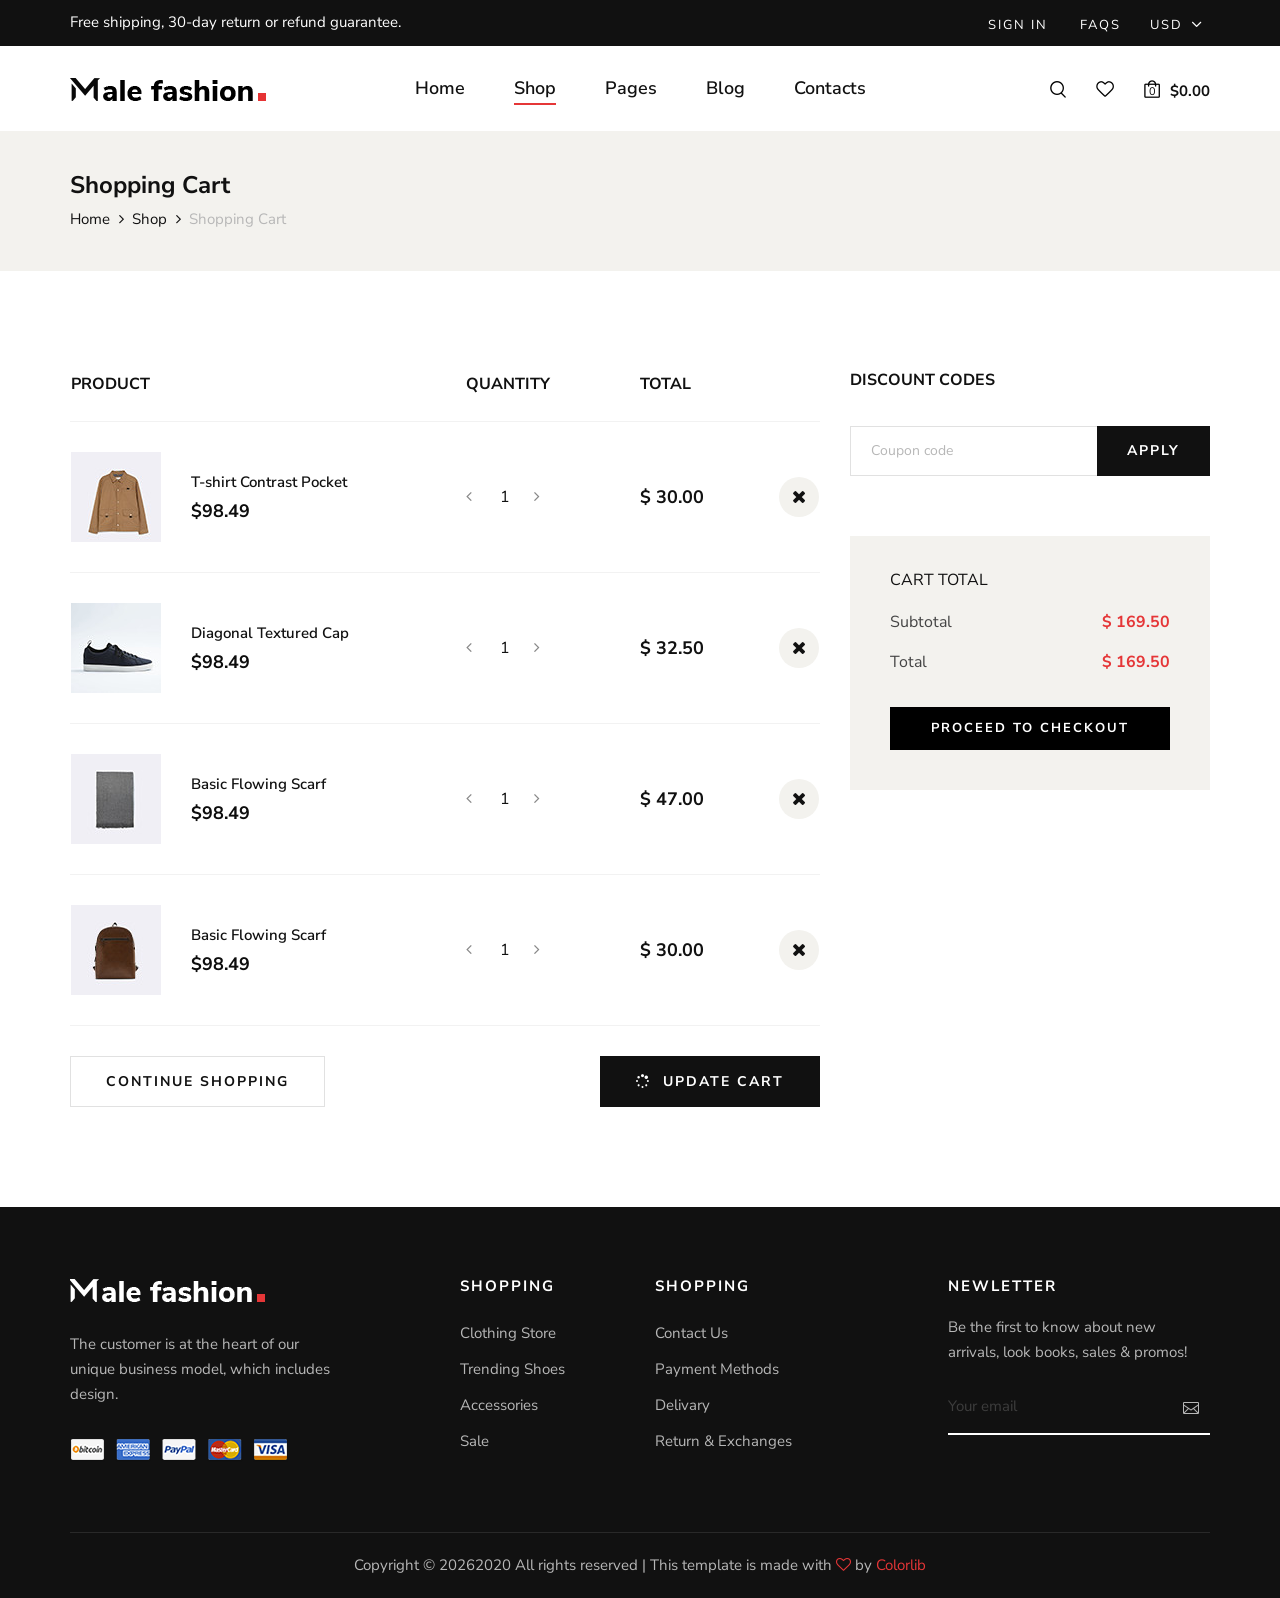
<file: shopping-cart.html>
<!DOCTYPE html>
<html lang="zxx">

<head>
    <meta charset="UTF-8">
    <meta name="description" content="Male_Fashion Template">
    <meta name="keywords" content="Male_Fashion, unica, creative, html">
    <meta name="viewport" content="width=device-width, initial-scale=1.0">
    <meta http-equiv="X-UA-Compatible" content="ie=edge">
    <title>Male-Fashion | Template</title>

    <!-- Google Font -->
    <link href="https://fonts.googleapis.com/css2?family=Nunito+Sans:wght@300;400;600;700;800;900&display=swap"
    rel="stylesheet">

    <!-- Css Styles -->
    <link rel="stylesheet" href="css/bootstrap.min.css" type="text/css">
    <link rel="stylesheet" href="css/font-awesome.min.css" type="text/css">
    <link rel="stylesheet" href="css/elegant-icons.css" type="text/css">
    <link rel="stylesheet" href="css/magnific-popup.css" type="text/css">
    <link rel="stylesheet" href="css/nice-select.css" type="text/css">
    <link rel="stylesheet" href="css/owl.carousel.min.css" type="text/css">
    <link rel="stylesheet" href="css/slicknav.min.css" type="text/css">
    <link rel="stylesheet" href="css/style.css" type="text/css">
</head>

<body>
    <!-- Page Preloder -->
    <div id="preloder">
        <div class="loader"></div>
    </div>

    <!-- Offcanvas Menu Begin -->
    <div class="offcanvas-menu-overlay"></div>
    <div class="offcanvas-menu-wrapper">
        <div class="offcanvas__option">
            <div class="offcanvas__links">
                <a href="#">Sign in</a>
                <a href="#">FAQs</a>
            </div>
            <div class="offcanvas__top__hover">
                <span>Usd <i class="arrow_carrot-down"></i></span>
                <ul>
                    <li>USD</li>
                    <li>EUR</li>
                    <li>USD</li>
                </ul>
            </div>
        </div>
        <div class="offcanvas__nav__option">
            <a href="#" class="search-switch"><img src="img/icon/search.png" alt=""></a>
            <a href="#"><img src="img/icon/heart.png" alt=""></a>
            <a href="#"><img src="img/icon/cart.png" alt=""> <span>0</span></a>
            <div class="price">$0.00</div>
        </div>
        <div id="mobile-menu-wrap"></div>
        <div class="offcanvas__text">
            <p>Free shipping, 30-day return or refund guarantee.</p>
        </div>
    </div>
    <!-- Offcanvas Menu End -->

    <!-- Header Section Begin -->
    <header class="header">
        <div class="header__top">
            <div class="container">
                <div class="row">
                    <div class="col-lg-6 col-md-7">
                        <div class="header__top__left">
                            <p>Free shipping, 30-day return or refund guarantee.</p>
                        </div>
                    </div>
                    <div class="col-lg-6 col-md-5">
                        <div class="header__top__right">
                            <div class="header__top__links">
                                <a href="#">Sign in</a>
                                <a href="#">FAQs</a>
                            </div>
                            <div class="header__top__hover">
                                <span>Usd <i class="arrow_carrot-down"></i></span>
                                <ul>
                                    <li>USD</li>
                                    <li>EUR</li>
                                    <li>USD</li>
                                </ul>
                            </div>
                        </div>
                    </div>
                </div>
            </div>
        </div>
        <div class="container">
            <div class="row">
                <div class="col-lg-3 col-md-3">
                    <div class="header__logo">
                        <a href="./index.html"><img src="img/logo.png" alt=""></a>
                    </div>
                </div>
                <div class="col-lg-6 col-md-6">
                    <nav class="header__menu mobile-menu">
                        <ul>
                            <li><a href="./index.html">Home</a></li>
                            <li class="active"><a href="./shop.html">Shop</a></li>
                            <li><a href="#">Pages</a>
                                <ul class="dropdown">
                                    <li><a href="./about.html">About Us</a></li>
                                    <li><a href="./shop-details.html">Shop Details</a></li>
                                    <li><a href="./shopping-cart.html">Shopping Cart</a></li>
                                    <li><a href="./checkout.html">Check Out</a></li>
                                    <li><a href="./blog-details.html">Blog Details</a></li>
                                </ul>
                            </li>
                            <li><a href="./blog.html">Blog</a></li>
                            <li><a href="./contact.html">Contacts</a></li>
                        </ul>
                    </nav>
                </div>
                <div class="col-lg-3 col-md-3">
                    <div class="header__nav__option">
                        <a href="#" class="search-switch"><img src="img/icon/search.png" alt=""></a>
                        <a href="#"><img src="img/icon/heart.png" alt=""></a>
                        <a href="#"><img src="img/icon/cart.png" alt=""> <span>0</span></a>
                        <div class="price">$0.00</div>
                    </div>
                </div>
            </div>
            <div class="canvas__open"><i class="fa fa-bars"></i></div>
        </div>
    </header>
    <!-- Header Section End -->

    <!-- Breadcrumb Section Begin -->
    <section class="breadcrumb-option">
        <div class="container">
            <div class="row">
                <div class="col-lg-12">
                    <div class="breadcrumb__text">
                        <h4>Shopping Cart</h4>
                        <div class="breadcrumb__links">
                            <a href="./index.html">Home</a>
                            <a href="./shop.html">Shop</a>
                            <span>Shopping Cart</span>
                        </div>
                    </div>
                </div>
            </div>
        </div>
    </section>
    <!-- Breadcrumb Section End -->

    <!-- Shopping Cart Section Begin -->
    <section class="shopping-cart spad">
        <div class="container">
            <div class="row">
                <div class="col-lg-8">
                    <div class="shopping__cart__table">
                        <table>
                            <thead>
                                <tr>
                                    <th>Product</th>
                                    <th>Quantity</th>
                                    <th>Total</th>
                                    <th></th>
                                </tr>
                            </thead>
                            <tbody>
                                <tr>
                                    <td class="product__cart__item">
                                        <div class="product__cart__item__pic">
                                            <img src="img/shopping-cart/cart-1.jpg" alt="">
                                        </div>
                                        <div class="product__cart__item__text">
                                            <h6>T-shirt Contrast Pocket</h6>
                                            <h5>$98.49</h5>
                                        </div>
                                    </td>
                                    <td class="quantity__item">
                                        <div class="quantity">
                                            <div class="pro-qty-2">
                                                <input type="text" value="1">
                                            </div>
                                        </div>
                                    </td>
                                    <td class="cart__price">$ 30.00</td>
                                    <td class="cart__close"><i class="fa fa-close"></i></td>
                                </tr>
                                <tr>
                                    <td class="product__cart__item">
                                        <div class="product__cart__item__pic">
                                            <img src="img/shopping-cart/cart-2.jpg" alt="">
                                        </div>
                                        <div class="product__cart__item__text">
                                            <h6>Diagonal Textured Cap</h6>
                                            <h5>$98.49</h5>
                                        </div>
                                    </td>
                                    <td class="quantity__item">
                                        <div class="quantity">
                                            <div class="pro-qty-2">
                                                <input type="text" value="1">
                                            </div>
                                        </div>
                                    </td>
                                    <td class="cart__price">$ 32.50</td>
                                    <td class="cart__close"><i class="fa fa-close"></i></td>
                                </tr>
                                <tr>
                                    <td class="product__cart__item">
                                        <div class="product__cart__item__pic">
                                            <img src="img/shopping-cart/cart-3.jpg" alt="">
                                        </div>
                                        <div class="product__cart__item__text">
                                            <h6>Basic Flowing Scarf</h6>
                                            <h5>$98.49</h5>
                                        </div>
                                    </td>
                                    <td class="quantity__item">
                                        <div class="quantity">
                                            <div class="pro-qty-2">
                                                <input type="text" value="1">
                                            </div>
                                        </div>
                                    </td>
                                    <td class="cart__price">$ 47.00</td>
                                    <td class="cart__close"><i class="fa fa-close"></i></td>
                                </tr>
                                <tr>
                                    <td class="product__cart__item">
                                        <div class="product__cart__item__pic">
                                            <img src="img/shopping-cart/cart-4.jpg" alt="">
                                        </div>
                                        <div class="product__cart__item__text">
                                            <h6>Basic Flowing Scarf</h6>
                                            <h5>$98.49</h5>
                                        </div>
                                    </td>
                                    <td class="quantity__item">
                                        <div class="quantity">
                                            <div class="pro-qty-2">
                                                <input type="text" value="1">
                                            </div>
                                        </div>
                                    </td>
                                    <td class="cart__price">$ 30.00</td>
                                    <td class="cart__close"><i class="fa fa-close"></i></td>
                                </tr>
                            </tbody>
                        </table>
                    </div>
                    <div class="row">
                        <div class="col-lg-6 col-md-6 col-sm-6">
                            <div class="continue__btn">
                                <a href="#">Continue Shopping</a>
                            </div>
                        </div>
                        <div class="col-lg-6 col-md-6 col-sm-6">
                            <div class="continue__btn update__btn">
                                <a href="#"><i class="fa fa-spinner"></i> Update cart</a>
                            </div>
                        </div>
                    </div>
                </div>
                <div class="col-lg-4">
                    <div class="cart__discount">
                        <h6>Discount codes</h6>
                        <form action="#">
                            <input type="text" placeholder="Coupon code">
                            <button type="submit">Apply</button>
                        </form>
                    </div>
                    <div class="cart__total">
                        <h6>Cart total</h6>
                        <ul>
                            <li>Subtotal <span>$ 169.50</span></li>
                            <li>Total <span>$ 169.50</span></li>
                        </ul>
                        <a href="#" class="primary-btn">Proceed to checkout</a>
                    </div>
                </div>
            </div>
        </div>
    </section>
    <!-- Shopping Cart Section End -->

    <!-- Footer Section Begin -->
    <footer class="footer">
        <div class="container">
            <div class="row">
                <div class="col-lg-3 col-md-6 col-sm-6">
                    <div class="footer__about">
                        <div class="footer__logo">
                            <a href="#"><img src="img/footer-logo.png" alt=""></a>
                        </div>
                        <p>The customer is at the heart of our unique business model, which includes design.</p>
                        <a href="#"><img src="img/payment.png" alt=""></a>
                    </div>
                </div>
                <div class="col-lg-2 offset-lg-1 col-md-3 col-sm-6">
                    <div class="footer__widget">
                        <h6>Shopping</h6>
                        <ul>
                            <li><a href="#">Clothing Store</a></li>
                            <li><a href="#">Trending Shoes</a></li>
                            <li><a href="#">Accessories</a></li>
                            <li><a href="#">Sale</a></li>
                        </ul>
                    </div>
                </div>
                <div class="col-lg-2 col-md-3 col-sm-6">
                    <div class="footer__widget">
                        <h6>Shopping</h6>
                        <ul>
                            <li><a href="#">Contact Us</a></li>
                            <li><a href="#">Payment Methods</a></li>
                            <li><a href="#">Delivary</a></li>
                            <li><a href="#">Return & Exchanges</a></li>
                        </ul>
                    </div>
                </div>
                <div class="col-lg-3 offset-lg-1 col-md-6 col-sm-6">
                    <div class="footer__widget">
                        <h6>NewLetter</h6>
                        <div class="footer__newslatter">
                            <p>Be the first to know about new arrivals, look books, sales & promos!</p>
                            <form action="#">
                                <input type="text" placeholder="Your email">
                                <button type="submit"><span class="icon_mail_alt"></span></button>
                            </form>
                        </div>
                    </div>
                </div>
            </div>
            <div class="row">
                <div class="col-lg-12 text-center">
                    <div class="footer__copyright__text">
                        <!-- Link back to Colorlib can't be removed. Template is licensed under CC BY 3.0. -->
                        <p>Copyright ©
                            <script>
                                document.write(new Date().getFullYear());
                            </script>2020
                            All rights reserved | This template is made with <i class="fa fa-heart-o"
                            aria-hidden="true"></i> by <a href="https://colorlib.com" target="_blank">Colorlib</a>
                        </p>
                        <!-- Link back to Colorlib can't be removed. Template is licensed under CC BY 3.0. -->
                    </div>
                </div>
            </div>
        </div>
    </footer>
    <!-- Footer Section End -->

    <!-- Search Begin -->
    <div class="search-model">
        <div class="h-100 d-flex align-items-center justify-content-center">
            <div class="search-close-switch">+</div>
            <form class="search-model-form">
                <input type="text" id="search-input" placeholder="Search here.....">
            </form>
        </div>
    </div>
    <!-- Search End -->

    <!-- Js Plugins -->
    <script src="js/jquery-3.3.1.min.js"></script>
    <script src="js/bootstrap.min.js"></script>
    <script src="js/jquery.nice-select.min.js"></script>
    <script src="js/jquery.nicescroll.min.js"></script>
    <script src="js/jquery.magnific-popup.min.js"></script>
    <script src="js/jquery.countdown.min.js"></script>
    <script src="js/jquery.slicknav.js"></script>
    <script src="js/mixitup.min.js"></script>
    <script src="js/owl.carousel.min.js"></script>
    <script src="js/main.js"></script>
</body>

</html>
</file>
<file: 01-comming-soon/css/styles.css>
/*
====================================================

* 	[Master Stylesheet]
	
	Theme Name :  
	Version    :  
	Author     :  
	Author URI :  

====================================================

	TOC
	
	1. PRIMARY STYLES
	2. COMMONS FOR PAGE DESIGN
		JQUERY LIGHT BOX
	3. LEFT SECTION
	4. RIGHT SECTION

====================================================

/* ---------------------------------
1. PRIMARY STYLES
--------------------------------- */

html {
	font-size: 100%;
	height: 100%;
	width: 100%;
	overflow-x: hidden;
	margin: 0px;
	padding: 0px;
	touch-action: manipulation;
}


body {
	font-size: 16px;
	font-family: 'Open Sans', sans-serif;
	width: 100%;
	height: 100%;
	margin: 0;
	font-weight: 400;
	-webkit-font-smoothing: antialiased;
	-moz-osx-font-smoothing: grayscale;
	word-wrap: break-word;
	overflow-x: hidden;
	color: #333;
}

h1,
h2,
h3,
h4,
h5,
h6,
p,
a,
ul,
span,
li,
img,
inpot,
button {
	margin: 0;
	padding: 0;
}

h1,
h2,
h3,
h4,
h5,
h6 {
	line-height: 1.5;
	font-weight: inherit;
}

h1,
h2,
h3 {
	font-family: 'Poppins', sans-serif;
}

p {
	line-height: 1.6;
	font-size: 1.05em;
	font-weight: 400;
	color: #555;
}

h1 {
	font-size: 3.5em;
	line-height: 1;
}

h2 {
	font-size: 3em;
	line-height: 1.1;
}

h3 {
	font-size: 2.5em;
}

h4 {
	font-size: 1.5em;
}

h5 {
	font-size: 1.2em;
}

h6 {
	font-size: .9em;
	letter-spacing: 1px;
}

a,
button {
	display: inline-block;
	text-decoration: none;
	color: inherit;
	transition: all .3s;
	line-height: 1;
}

a:focus,
a:active,
a:hover,
button:focus,
button:active,
button:hover,
a b.light-color:hover {
	text-decoration: none;
	color: #E45F74;
}

b {
	font-weight: 500;
}

img {
	width: 100%;
}

li {
	list-style: none;
	display: inline-block;
}

span {
	display: inline-block;
}

button {
	outline: 0;
	border: 0;
	background: none;
	cursor: pointer;
}

b.light-color {
	color: #444;
}

.icon {
	font-size: 1.1em;
	display: inline-block;
	line-height: inherit;
}

[class^="icon-"]:before,
[class*=" icon-"]:before {
	line-height: inherit;
}



/* ---------------------------------
2. COMMONS FOR PAGE DESIGN
--------------------------------- */

.center-text {
	text-align: center;
}

.display-table {
	display: table;
	height: 100%;
	width: 100%;
}

.display-table-cell {
	display: table-cell;
	vertical-align: middle;
}



::-webkit-input-placeholder {
	font-size: .9em;
	letter-spacing: 1px;
}

::-moz-placeholder {
	font-size: .9em;
	letter-spacing: 1px;
}

:-ms-input-placeholder {
	font-size: .9em;
	letter-spacing: 1px;
}

:-moz-placeholder {
	font-size: .9em;
	letter-spacing: 1px;
}


.full-height {
	height: 100%;
}

.position-static {
	position: static;
}


.main-area {
	position: relative;
	height: 100vh;
}


/* ---------------------------------
3. LEFT SECTION
--------------------------------- */

.left-section {
	float: left;
	width: 50%;
	position: relative;
}

.left-section .logo {
	position: absolute;
	top: 40px;
	height: 30px;
}

.left-section .logo img {
	height: 50px;
	width: auto;
}


.left-section .main-content {
	padding: 40px 40px 40px 0;
}

.main-content .title {
	margin-bottom: 15px;
}

.main-content .email-input-area {
	margin: 40px 0 20px;
	position: relative;
	width: 400px;
	height: 47px;
}

.main-content .email-input-area .email-input {
	width: 100%;
	position: absolute;
	top: 0;
	bottom: 0;
	left: 0;
	border-radius: 40px;
	border: 0;
	outline: 0;
	padding: 0 140px 0 25px;
	transition: all .2s;
	background: #F1F2F3;
	box-shadow: inset 0 0 1px rgba(0, 0, 0, .1);
	border: 1px solid transparent;
}

.main-content .email-input-area .email-input:focus {
	border-color: #f89fbc;
}


.main-content .email-input-area .submit-btn {
	width: 120px;
	text-align: center;
	position: absolute;
	top: 0;
	bottom: 0;
	right: 0;
	font-size: .9em;
	border-radius: 0 40px 40px 0;
	transition: all .3s;
	background: #F84982;
	color: #fff;
}

.main-content .email-input-area .submit-btn:hover {
	background: #e40b52;
}


.main-content .post-desc {
	color: #999;
}


.left-section .footer-icons {
	position: absolute;
	bottom: 30px;
}

.left-section .footer-icons>li>a {
	display: inline-block;
	font-size: 1.07em;
	padding: 0 0px;
}

.left-section .footer-icons>li:first-child {
	margin-right: 10px;
}

.left-section .footer-icons>li>a>i {
	display: inline-block;
	height: 35px;
	line-height: 33px;
	transition: all .2s;
	border-radius: 40px;
	text-align: center;
	width: 35px;
}

.left-section .footer-icons>li>a:hover>i {
	border: 1px solid;
}

.left-section .footer-icons>li>a>i[class*="facebook"] {
	color: #2A61D6;
	border-color: #2A61D6;
}

.left-section .footer-icons>li>a>i[class*="twitter"] {
	color: #3AA4F8;
	border-color: #3AA4F8;
}

.left-section .footer-icons>li>a>i[class*="google"] {
	color: #F43846;
	border-color: #F43846;
}

.left-section .footer-icons>li>a>i[class*="instagram"] {
	color: #8F614A;
	border-color: #8F614A;
}

.left-section .footer-icons>li>a>i[class*="pinterest"] {
	color: #E1C013;
	border-color: #E1C013;
}



/* ---------------------------------
4. RIGHT SECTION
--------------------------------- */

.right-section {
	position: absolute;
	top: 0;
	bottom: 0;
	right: 0;
	width: 50%;
	background-size: cover;
	z-index: 1;
}

.right-section:after {
	content: '';
	position: absolute;
	top: 0;
	bottom: 0;
	right: 0;
	left: 0;
	z-index: -2;
	opacity: .3;
	/* background: linear-gradient(to right, #23074d, #cc5333); */
}

#rounded-countdown {
	
	width: 80%;
	margin: 0 auto;
}
</file>
<file: 01-comming-soon/css/responsive.css>
/* Screens Resolution : 992px
-------------------------------------------------------------------------- */
@media only screen and (max-width: 1200px) {

	/* ---------------------------------
	4. RIGHT SECTION
	--------------------------------- */

	#rounded-countdown {
		width: 100%;
	}

}

/* Screens Resolution : 992px
-------------------------------------------------------------------------- */
@media only screen and (max-width: 992px) {


	.main-area {
		position: relative;
		height: 100vh;
	}


	/* ---------------------------------
	3. LEFT SECTION
	--------------------------------- */

	.left-section {
		float: none;
		width: 100%;
		height: 50%;
	}

	.left-section .main-content {
		padding: 40px 0;
	}

	.main-content .email-input-area {
		width: 100%;
	}

	.main-content .email-input-area .email-input {
		padding: 0 115px 0 20px;
	}

	.main-content .email-input-area .submit-btn {
		width: 100px;
	}

	.left-section .footer-icons>li>a>i {
		height: 30px;
		line-height: 28px;
		width: 30px;
	}


	/* ---------------------------------
	4. RIGHT SECTION
	--------------------------------- */

	.right-section {
		bottom: auto;
		width: 100%;
		height: 50%;
	}

	.date-countdown {
		width: 100%;
	}

	.date-countdown .time_circles>div>h4 {
		font-size: .7em !important;
	}

}


/* Screens Resolution : 767px
-------------------------------------------------------------------------- */
@media only screen and (max-width: 767px) {

	/* ---------------------------------
	1. PRIMARY STYLES
	--------------------------------- */

	p {
		line-height: 1.4;
	}

	h1 {
		font-size: 2.8em;
		line-height: 1;
	}

	h2 {
		font-size: 2.2em;
		line-height: 1.1;
	}

	h3 {
		font-size: 1.8em;
	}

	.right-section {
		height: 100%;
	}

}

/* Screens Resolution : 479px
-------------------------------------------------------------------------- */
@media only screen and (max-width: 479px) {

	/* ---------------------------------
	1. PRIMARY STYLES
	--------------------------------- */

	body {
		font-size: 12px;
	}

}

/* Screens Resolution : 359px
-------------------------------------------------------------------------- */
@media only screen and (max-width: 359px) {}

/* Screens Resolution : 290px
-------------------------------------------------------------------------- */
@media only screen and (max-width: 290px) {}
</file>
<file: css/elegant-icons.css>
@font-face {
	font-family: 'ElegantIcons';
	src:url('../fonts/ElegantIcons.eot');
	src:url('../fonts/ElegantIcons.eot?#iefix') format('embedded-opentype'),
		url('../fonts/ElegantIcons.woff') format('woff'),
		url('../fonts/ElegantIcons.ttf') format('truetype'),
		url('../fonts/ElegantIcons.svg#ElegantIcons') format('svg');
	font-weight: normal;
	font-style: normal;
}

/* Use the following CSS code if you want to use data attributes for inserting your icons */
[data-icon]:before {
	font-family: 'ElegantIcons';
	content: attr(data-icon);
	speak: none;
	font-weight: normal;
	font-variant: normal;
	text-transform: none;
	line-height: 1;
	-webkit-font-smoothing: antialiased;
	-moz-osx-font-smoothing: grayscale;
}

/* Use the following CSS code if you want to have a class per icon */
/*
Instead of a list of all class selectors,
you can use the generic selector below, but it's slower:
[class*="your-class-prefix"] {
*/
.arrow_up, .arrow_down, .arrow_left, .arrow_right, .arrow_left-up, .arrow_right-up, .arrow_right-down, .arrow_left-down, .arrow-up-down, .arrow_up-down_alt, .arrow_left-right_alt, .arrow_left-right, .arrow_expand_alt2, .arrow_expand_alt, .arrow_condense, .arrow_expand, .arrow_move, .arrow_carrot-up, .arrow_carrot-down, .arrow_carrot-left, .arrow_carrot-right, .arrow_carrot-2up, .arrow_carrot-2down, .arrow_carrot-2left, .arrow_carrot-2right, .arrow_carrot-up_alt2, .arrow_carrot-down_alt2, .arrow_carrot-left_alt2, .arrow_carrot-right_alt2, .arrow_carrot-2up_alt2, .arrow_carrot-2down_alt2, .arrow_carrot-2left_alt2, .arrow_carrot-2right_alt2, .arrow_triangle-up, .arrow_triangle-down, .arrow_triangle-left, .arrow_triangle-right, .arrow_triangle-up_alt2, .arrow_triangle-down_alt2, .arrow_triangle-left_alt2, .arrow_triangle-right_alt2, .arrow_back, .icon_minus-06, .icon_plus, .icon_close, .icon_check, .icon_minus_alt2, .icon_plus_alt2, .icon_close_alt2, .icon_check_alt2, .icon_zoom-out_alt, .icon_zoom-in_alt, .icon_search, .icon_box-empty, .icon_box-selected, .icon_minus-box, .icon_plus-box, .icon_box-checked, .icon_circle-empty, .icon_circle-slelected, .icon_stop_alt2, .icon_stop, .icon_pause_alt2, .icon_pause, .icon_menu, .icon_menu-square_alt2, .icon_menu-circle_alt2, .icon_ul, .icon_ol, .icon_adjust-horiz, .icon_adjust-vert, .icon_document_alt, .icon_documents_alt, .icon_pencil, .icon_pencil-edit_alt, .icon_pencil-edit, .icon_folder-alt, .icon_folder-open_alt, .icon_folder-add_alt, .icon_info_alt, .icon_error-oct_alt, .icon_error-circle_alt, .icon_error-triangle_alt, .icon_question_alt2, .icon_question, .icon_comment_alt, .icon_chat_alt, .icon_vol-mute_alt, .icon_volume-low_alt, .icon_volume-high_alt, .icon_quotations, .icon_quotations_alt2, .icon_clock_alt, .icon_lock_alt, .icon_lock-open_alt, .icon_key_alt, .icon_cloud_alt, .icon_cloud-upload_alt, .icon_cloud-download_alt, .icon_image, .icon_images, .icon_lightbulb_alt, .icon_gift_alt, .icon_house_alt, .icon_genius, .icon_mobile, .icon_tablet, .icon_laptop, .icon_desktop, .icon_camera_alt, .icon_mail_alt, .icon_cone_alt, .icon_ribbon_alt, .icon_bag_alt, .icon_creditcard, .icon_cart_alt, .icon_paperclip, .icon_tag_alt, .icon_tags_alt, .icon_trash_alt, .icon_cursor_alt, .icon_mic_alt, .icon_compass_alt, .icon_pin_alt, .icon_pushpin_alt, .icon_map_alt, .icon_drawer_alt, .icon_toolbox_alt, .icon_book_alt, .icon_calendar, .icon_film, .icon_table, .icon_contacts_alt, .icon_headphones, .icon_lifesaver, .icon_piechart, .icon_refresh, .icon_link_alt, .icon_link, .icon_loading, .icon_blocked, .icon_archive_alt, .icon_heart_alt, .icon_star_alt, .icon_star-half_alt, .icon_star, .icon_star-half, .icon_tools, .icon_tool, .icon_cog, .icon_cogs, .arrow_up_alt, .arrow_down_alt, .arrow_left_alt, .arrow_right_alt, .arrow_left-up_alt, .arrow_right-up_alt, .arrow_right-down_alt, .arrow_left-down_alt, .arrow_condense_alt, .arrow_expand_alt3, .arrow_carrot_up_alt, .arrow_carrot-down_alt, .arrow_carrot-left_alt, .arrow_carrot-right_alt, .arrow_carrot-2up_alt, .arrow_carrot-2dwnn_alt, .arrow_carrot-2left_alt, .arrow_carrot-2right_alt, .arrow_triangle-up_alt, .arrow_triangle-down_alt, .arrow_triangle-left_alt, .arrow_triangle-right_alt, .icon_minus_alt, .icon_plus_alt, .icon_close_alt, .icon_check_alt, .icon_zoom-out, .icon_zoom-in, .icon_stop_alt, .icon_menu-square_alt, .icon_menu-circle_alt, .icon_document, .icon_documents, .icon_pencil_alt, .icon_folder, .icon_folder-open, .icon_folder-add, .icon_folder_upload, .icon_folder_download, .icon_info, .icon_error-circle, .icon_error-oct, .icon_error-triangle, .icon_question_alt, .icon_comment, .icon_chat, .icon_vol-mute, .icon_volume-low, .icon_volume-high, .icon_quotations_alt, .icon_clock, .icon_lock, .icon_lock-open, .icon_key, .icon_cloud, .icon_cloud-upload, .icon_cloud-download, .icon_lightbulb, .icon_gift, .icon_house, .icon_camera, .icon_mail, .icon_cone, .icon_ribbon, .icon_bag, .icon_cart, .icon_tag, .icon_tags, .icon_trash, .icon_cursor, .icon_mic, .icon_compass, .icon_pin, .icon_pushpin, .icon_map, .icon_drawer, .icon_toolbox, .icon_book, .icon_contacts, .icon_archive, .icon_heart, .icon_profile, .icon_group, .icon_grid-2x2, .icon_grid-3x3, .icon_music, .icon_pause_alt, .icon_phone, .icon_upload, .icon_download, .social_facebook, .social_twitter, .social_pinterest, .social_googleplus, .social_tumblr, .social_tumbleupon, .social_wordpress, .social_instagram, .social_dribbble, .social_vimeo, .social_linkedin, .social_rss, .social_deviantart, .social_share, .social_myspace, .social_skype, .social_youtube, .social_picassa, .social_googledrive, .social_flickr, .social_blogger, .social_spotify, .social_delicious, .social_facebook_circle, .social_twitter_circle, .social_pinterest_circle, .social_googleplus_circle, .social_tumblr_circle, .social_stumbleupon_circle, .social_wordpress_circle, .social_instagram_circle, .social_dribbble_circle, .social_vimeo_circle, .social_linkedin_circle, .social_rss_circle, .social_deviantart_circle, .social_share_circle, .social_myspace_circle, .social_skype_circle, .social_youtube_circle, .social_picassa_circle, .social_googledrive_alt2, .social_flickr_circle, .social_blogger_circle, .social_spotify_circle, .social_delicious_circle, .social_facebook_square, .social_twitter_square, .social_pinterest_square, .social_googleplus_square, .social_tumblr_square, .social_stumbleupon_square, .social_wordpress_square, .social_instagram_square, .social_dribbble_square, .social_vimeo_square, .social_linkedin_square, .social_rss_square, .social_deviantart_square, .social_share_square, .social_myspace_square, .social_skype_square, .social_youtube_square, .social_picassa_square, .social_googledrive_square, .social_flickr_square, .social_blogger_square, .social_spotify_square, .social_delicious_square, .icon_printer, .icon_calulator, .icon_building, .icon_floppy, .icon_drive, .icon_search-2, .icon_id, .icon_id-2, .icon_puzzle, .icon_like, .icon_dislike, .icon_mug, .icon_currency, .icon_wallet, .icon_pens, .icon_easel, .icon_flowchart, .icon_datareport, .icon_briefcase, .icon_shield, .icon_percent, .icon_globe, .icon_globe-2, .icon_target, .icon_hourglass, .icon_balance, .icon_rook, .icon_printer-alt, .icon_calculator_alt, .icon_building_alt, .icon_floppy_alt, .icon_drive_alt, .icon_search_alt, .icon_id_alt, .icon_id-2_alt, .icon_puzzle_alt, .icon_like_alt, .icon_dislike_alt, .icon_mug_alt, .icon_currency_alt, .icon_wallet_alt, .icon_pens_alt, .icon_easel_alt, .icon_flowchart_alt, .icon_datareport_alt, .icon_briefcase_alt, .icon_shield_alt, .icon_percent_alt, .icon_globe_alt, .icon_clipboard {
	font-family: 'ElegantIcons';
	speak: none;
	font-style: normal;
	font-weight: normal;
	font-variant: normal;
	text-transform: none;
	line-height: 1;
	-webkit-font-smoothing: antialiased;
}
.arrow_up:before {
	content: "\21";
}
.arrow_down:before {
	content: "\22";
}
.arrow_left:before {
	content: "\23";
}
.arrow_right:before {
	content: "\24";
}
.arrow_left-up:before {
	content: "\25";
}
.arrow_right-up:before {
	content: "\26";
}
.arrow_right-down:before {
	content: "\27";
}
.arrow_left-down:before {
	content: "\28";
}
.arrow-up-down:before {
	content: "\29";
}
.arrow_up-down_alt:before {
	content: "\2a";
}
.arrow_left-right_alt:before {
	content: "\2b";
}
.arrow_left-right:before {
	content: "\2c";
}
.arrow_expand_alt2:before {
	content: "\2d";
}
.arrow_expand_alt:before {
	content: "\2e";
}
.arrow_condense:before {
	content: "\2f";
}
.arrow_expand:before {
	content: "\30";
}
.arrow_move:before {
	content: "\31";
}
.arrow_carrot-up:before {
	content: "\32";
}
.arrow_carrot-down:before {
	content: "\33";
}
.arrow_carrot-left:before {
	content: "\34";
}
.arrow_carrot-right:before {
	content: "\35";
}
.arrow_carrot-2up:before {
	content: "\36";
}
.arrow_carrot-2down:before {
	content: "\37";
}
.arrow_carrot-2left:before {
	content: "\38";
}
.arrow_carrot-2right:before {
	content: "\39";
}
.arrow_carrot-up_alt2:before {
	content: "\3a";
}
.arrow_carrot-down_alt2:before {
	content: "\3b";
}
.arrow_carrot-left_alt2:before {
	content: "\3c";
}
.arrow_carrot-right_alt2:before {
	content: "\3d";
}
.arrow_carrot-2up_alt2:before {
	content: "\3e";
}
.arrow_carrot-2down_alt2:before {
	content: "\3f";
}
.arrow_carrot-2left_alt2:before {
	content: "\40";
}
.arrow_carrot-2right_alt2:before {
	content: "\41";
}
.arrow_triangle-up:before {
	content: "\42";
}
.arrow_triangle-down:before {
	content: "\43";
}
.arrow_triangle-left:before {
	content: "\44";
}
.arrow_triangle-right:before {
	content: "\45";
}
.arrow_triangle-up_alt2:before {
	content: "\46";
}
.arrow_triangle-down_alt2:before {
	content: "\47";
}
.arrow_triangle-left_alt2:before {
	content: "\48";
}
.arrow_triangle-right_alt2:before {
	content: "\49";
}
.arrow_back:before {
	content: "\4a";
}
.icon_minus-06:before {
	content: "\4b";
}
.icon_plus:before {
	content: "\4c";
}
.icon_close:before {
	content: "\4d";
}
.icon_check:before {
	content: "\4e";
}
.icon_minus_alt2:before {
	content: "\4f";
}
.icon_plus_alt2:before {
	content: "\50";
}
.icon_close_alt2:before {
	content: "\51";
}
.icon_check_alt2:before {
	content: "\52";
}
.icon_zoom-out_alt:before {
	content: "\53";
}
.icon_zoom-in_alt:before {
	content: "\54";
}
.icon_search:before {
	content: "\55";
}
.icon_box-empty:before {
	content: "\56";
}
.icon_box-selected:before {
	content: "\57";
}
.icon_minus-box:before {
	content: "\58";
}
.icon_plus-box:before {
	content: "\59";
}
.icon_box-checked:before {
	content: "\5a";
}
.icon_circle-empty:before {
	content: "\5b";
}
.icon_circle-slelected:before {
	content: "\5c";
}
.icon_stop_alt2:before {
	content: "\5d";
}
.icon_stop:before {
	content: "\5e";
}
.icon_pause_alt2:before {
	content: "\5f";
}
.icon_pause:before {
	content: "\60";
}
.icon_menu:before {
	content: "\61";
}
.icon_menu-square_alt2:before {
	content: "\62";
}
.icon_menu-circle_alt2:before {
	content: "\63";
}
.icon_ul:before {
	content: "\64";
}
.icon_ol:before {
	content: "\65";
}
.icon_adjust-horiz:before {
	content: "\66";
}
.icon_adjust-vert:before {
	content: "\67";
}
.icon_document_alt:before {
	content: "\68";
}
.icon_documents_alt:before {
	content: "\69";
}
.icon_pencil:before {
	content: "\6a";
}
.icon_pencil-edit_alt:before {
	content: "\6b";
}
.icon_pencil-edit:before {
	content: "\6c";
}
.icon_folder-alt:before {
	content: "\6d";
}
.icon_folder-open_alt:before {
	content: "\6e";
}
.icon_folder-add_alt:before {
	content: "\6f";
}
.icon_info_alt:before {
	content: "\70";
}
.icon_error-oct_alt:before {
	content: "\71";
}
.icon_error-circle_alt:before {
	content: "\72";
}
.icon_error-triangle_alt:before {
	content: "\73";
}
.icon_question_alt2:before {
	content: "\74";
}
.icon_question:before {
	content: "\75";
}
.icon_comment_alt:before {
	content: "\76";
}
.icon_chat_alt:before {
	content: "\77";
}
.icon_vol-mute_alt:before {
	content: "\78";
}
.icon_volume-low_alt:before {
	content: "\79";
}
.icon_volume-high_alt:before {
	content: "\7a";
}
.icon_quotations:before {
	content: "\7b";
}
.icon_quotations_alt2:before {
	content: "\7c";
}
.icon_clock_alt:before {
	content: "\7d";
}
.icon_lock_alt:before {
	content: "\7e";
}
.icon_lock-open_alt:before {
	content: "\e000";
}
.icon_key_alt:before {
	content: "\e001";
}
.icon_cloud_alt:before {
	content: "\e002";
}
.icon_cloud-upload_alt:before {
	content: "\e003";
}
.icon_cloud-download_alt:before {
	content: "\e004";
}
.icon_image:before {
	content: "\e005";
}
.icon_images:before {
	content: "\e006";
}
.icon_lightbulb_alt:before {
	content: "\e007";
}
.icon_gift_alt:before {
	content: "\e008";
}
.icon_house_alt:before {
	content: "\e009";
}
.icon_genius:before {
	content: "\e00a";
}
.icon_mobile:before {
	content: "\e00b";
}
.icon_tablet:before {
	content: "\e00c";
}
.icon_laptop:before {
	content: "\e00d";
}
.icon_desktop:before {
	content: "\e00e";
}
.icon_camera_alt:before {
	content: "\e00f";
}
.icon_mail_alt:before {
	content: "\e010";
}
.icon_cone_alt:before {
	content: "\e011";
}
.icon_ribbon_alt:before {
	content: "\e012";
}
.icon_bag_alt:before {
	content: "\e013";
}
.icon_creditcard:before {
	content: "\e014";
}
.icon_cart_alt:before {
	content: "\e015";
}
.icon_paperclip:before {
	content: "\e016";
}
.icon_tag_alt:before {
	content: "\e017";
}
.icon_tags_alt:before {
	content: "\e018";
}
.icon_trash_alt:before {
	content: "\e019";
}
.icon_cursor_alt:before {
	content: "\e01a";
}
.icon_mic_alt:before {
	content: "\e01b";
}
.icon_compass_alt:before {
	content: "\e01c";
}
.icon_pin_alt:before {
	content: "\e01d";
}
.icon_pushpin_alt:before {
	content: "\e01e";
}
.icon_map_alt:before {
	content: "\e01f";
}
.icon_drawer_alt:before {
	content: "\e020";
}
.icon_toolbox_alt:before {
	content: "\e021";
}
.icon_book_alt:before {
	content: "\e022";
}
.icon_calendar:before {
	content: "\e023";
}
.icon_film:before {
	content: "\e024";
}
.icon_table:before {
	content: "\e025";
}
.icon_contacts_alt:before {
	content: "\e026";
}
.icon_headphones:before {
	content: "\e027";
}
.icon_lifesaver:before {
	content: "\e028";
}
.icon_piechart:before {
	content: "\e029";
}
.icon_refresh:before {
	content: "\e02a";
}
.icon_link_alt:before {
	content: "\e02b";
}
.icon_link:before {
	content: "\e02c";
}
.icon_loading:before {
	content: "\e02d";
}
.icon_blocked:before {
	content: "\e02e";
}
.icon_archive_alt:before {
	content: "\e02f";
}
.icon_heart_alt:before {
	content: "\e030";
}
.icon_star_alt:before {
	content: "\e031";
}
.icon_star-half_alt:before {
	content: "\e032";
}
.icon_star:before {
	content: "\e033";
}
.icon_star-half:before {
	content: "\e034";
}
.icon_tools:before {
	content: "\e035";
}
.icon_tool:before {
	content: "\e036";
}
.icon_cog:before {
	content: "\e037";
}
.icon_cogs:before {
	content: "\e038";
}
.arrow_up_alt:before {
	content: "\e039";
}
.arrow_down_alt:before {
	content: "\e03a";
}
.arrow_left_alt:before {
	content: "\e03b";
}
.arrow_right_alt:before {
	content: "\e03c";
}
.arrow_left-up_alt:before {
	content: "\e03d";
}
.arrow_right-up_alt:before {
	content: "\e03e";
}
.arrow_right-down_alt:before {
	content: "\e03f";
}
.arrow_left-down_alt:before {
	content: "\e040";
}
.arrow_condense_alt:before {
	content: "\e041";
}
.arrow_expand_alt3:before {
	content: "\e042";
}
.arrow_carrot_up_alt:before {
	content: "\e043";
}
.arrow_carrot-down_alt:before {
	content: "\e044";
}
.arrow_carrot-left_alt:before {
	content: "\e045";
}
.arrow_carrot-right_alt:before {
	content: "\e046";
}
.arrow_carrot-2up_alt:before {
	content: "\e047";
}
.arrow_carrot-2dwnn_alt:before {
	content: "\e048";
}
.arrow_carrot-2left_alt:before {
	content: "\e049";
}
.arrow_carrot-2right_alt:before {
	content: "\e04a";
}
.arrow_triangle-up_alt:before {
	content: "\e04b";
}
.arrow_triangle-down_alt:before {
	content: "\e04c";
}
.arrow_triangle-left_alt:before {
	content: "\e04d";
}
.arrow_triangle-right_alt:before {
	content: "\e04e";
}
.icon_minus_alt:before {
	content: "\e04f";
}
.icon_plus_alt:before {
	content: "\e050";
}
.icon_close_alt:before {
	content: "\e051";
}
.icon_check_alt:before {
	content: "\e052";
}
.icon_zoom-out:before {
	content: "\e053";
}
.icon_zoom-in:before {
	content: "\e054";
}
.icon_stop_alt:before {
	content: "\e055";
}
.icon_menu-square_alt:before {
	content: "\e056";
}
.icon_menu-circle_alt:before {
	content: "\e057";
}
.icon_document:before {
	content: "\e058";
}
.icon_documents:before {
	content: "\e059";
}
.icon_pencil_alt:before {
	content: "\e05a";
}
.icon_folder:before {
	content: "\e05b";
}
.icon_folder-open:before {
	content: "\e05c";
}
.icon_folder-add:before {
	content: "\e05d";
}
.icon_folder_upload:before {
	content: "\e05e";
}
.icon_folder_download:before {
	content: "\e05f";
}
.icon_info:before {
	content: "\e060";
}
.icon_error-circle:before {
	content: "\e061";
}
.icon_error-oct:before {
	content: "\e062";
}
.icon_error-triangle:before {
	content: "\e063";
}
.icon_question_alt:before {
	content: "\e064";
}
.icon_comment:before {
	content: "\e065";
}
.icon_chat:before {
	content: "\e066";
}
.icon_vol-mute:before {
	content: "\e067";
}
.icon_volume-low:before {
	content: "\e068";
}
.icon_volume-high:before {
	content: "\e069";
}
.icon_quotations_alt:before {
	content: "\e06a";
}
.icon_clock:before {
	content: "\e06b";
}
.icon_lock:before {
	content: "\e06c";
}
.icon_lock-open:before {
	content: "\e06d";
}
.icon_key:before {
	content: "\e06e";
}
.icon_cloud:before {
	content: "\e06f";
}
.icon_cloud-upload:before {
	content: "\e070";
}
.icon_cloud-download:before {
	content: "\e071";
}
.icon_lightbulb:before {
	content: "\e072";
}
.icon_gift:before {
	content: "\e073";
}
.icon_house:before {
	content: "\e074";
}
.icon_camera:before {
	content: "\e075";
}
.icon_mail:before {
	content: "\e076";
}
.icon_cone:before {
	content: "\e077";
}
.icon_ribbon:before {
	content: "\e078";
}
.icon_bag:before {
	content: "\e079";
}
.icon_cart:before {
	content: "\e07a";
}
.icon_tag:before {
	content: "\e07b";
}
.icon_tags:before {
	content: "\e07c";
}
.icon_trash:before {
	content: "\e07d";
}
.icon_cursor:before {
	content: "\e07e";
}
.icon_mic:before {
	content: "\e07f";
}
.icon_compass:before {
	content: "\e080";
}
.icon_pin:before {
	content: "\e081";
}
.icon_pushpin:before {
	content: "\e082";
}
.icon_map:before {
	content: "\e083";
}
.icon_drawer:before {
	content: "\e084";
}
.icon_toolbox:before {
	content: "\e085";
}
.icon_book:before {
	content: "\e086";
}
.icon_contacts:before {
	content: "\e087";
}
.icon_archive:before {
	content: "\e088";
}
.icon_heart:before {
	content: "\e089";
}
.icon_profile:before {
	content: "\e08a";
}
.icon_group:before {
	content: "\e08b";
}
.icon_grid-2x2:before {
	content: "\e08c";
}
.icon_grid-3x3:before {
	content: "\e08d";
}
.icon_music:before {
	content: "\e08e";
}
.icon_pause_alt:before {
	content: "\e08f";
}
.icon_phone:before {
	content: "\e090";
}
.icon_upload:before {
	content: "\e091";
}
.icon_download:before {
	content: "\e092";
}
.social_facebook:before {
	content: "\e093";
}
.social_twitter:before {
	content: "\e094";
}
.social_pinterest:before {
	content: "\e095";
}
.social_googleplus:before {
	content: "\e096";
}
.social_tumblr:before {
	content: "\e097";
}
.social_tumbleupon:before {
	content: "\e098";
}
.social_wordpress:before {
	content: "\e099";
}
.social_instagram:before {
	content: "\e09a";
}
.social_dribbble:before {
	content: "\e09b";
}
.social_vimeo:before {
	content: "\e09c";
}
.social_linkedin:before {
	content: "\e09d";
}
.social_rss:before {
	content: "\e09e";
}
.social_deviantart:before {
	content: "\e09f";
}
.social_share:before {
	content: "\e0a0";
}
.social_myspace:before {
	content: "\e0a1";
}
.social_skype:before {
	content: "\e0a2";
}
.social_youtube:before {
	content: "\e0a3";
}
.social_picassa:before {
	content: "\e0a4";
}
.social_googledrive:before {
	content: "\e0a5";
}
.social_flickr:before {
	content: "\e0a6";
}
.social_blogger:before {
	content: "\e0a7";
}
.social_spotify:before {
	content: "\e0a8";
}
.social_delicious:before {
	content: "\e0a9";
}
.social_facebook_circle:before {
	content: "\e0aa";
}
.social_twitter_circle:before {
	content: "\e0ab";
}
.social_pinterest_circle:before {
	content: "\e0ac";
}
.social_googleplus_circle:before {
	content: "\e0ad";
}
.social_tumblr_circle:before {
	content: "\e0ae";
}
.social_stumbleupon_circle:before {
	content: "\e0af";
}
.social_wordpress_circle:before {
	content: "\e0b0";
}
.social_instagram_circle:before {
	content: "\e0b1";
}
.social_dribbble_circle:before {
	content: "\e0b2";
}
.social_vimeo_circle:before {
	content: "\e0b3";
}
.social_linkedin_circle:before {
	content: "\e0b4";
}
.social_rss_circle:before {
	content: "\e0b5";
}
.social_deviantart_circle:before {
	content: "\e0b6";
}
.social_share_circle:before {
	content: "\e0b7";
}
.social_myspace_circle:before {
	content: "\e0b8";
}
.social_skype_circle:before {
	content: "\e0b9";
}
.social_youtube_circle:before {
	content: "\e0ba";
}
.social_picassa_circle:before {
	content: "\e0bb";
}
.social_googledrive_alt2:before {
	content: "\e0bc";
}
.social_flickr_circle:before {
	content: "\e0bd";
}
.social_blogger_circle:before {
	content: "\e0be";
}
.social_spotify_circle:before {
	content: "\e0bf";
}
.social_delicious_circle:before {
	content: "\e0c0";
}
.social_facebook_square:before {
	content: "\e0c1";
}
.social_twitter_square:before {
	content: "\e0c2";
}
.social_pinterest_square:before {
	content: "\e0c3";
}
.social_googleplus_square:before {
	content: "\e0c4";
}
.social_tumblr_square:before {
	content: "\e0c5";
}
.social_stumbleupon_square:before {
	content: "\e0c6";
}
.social_wordpress_square:before {
	content: "\e0c7";
}
.social_instagram_square:before {
	content: "\e0c8";
}
.social_dribbble_square:before {
	content: "\e0c9";
}
.social_vimeo_square:before {
	content: "\e0ca";
}
.social_linkedin_square:before {
	content: "\e0cb";
}
.social_rss_square:before {
	content: "\e0cc";
}
.social_deviantart_square:before {
	content: "\e0cd";
}
.social_share_square:before {
	content: "\e0ce";
}
.social_myspace_square:before {
	content: "\e0cf";
}
.social_skype_square:before {
	content: "\e0d0";
}
.social_youtube_square:before {
	content: "\e0d1";
}
.social_picassa_square:before {
	content: "\e0d2";
}
.social_googledrive_square:before {
	content: "\e0d3";
}
.social_flickr_square:before {
	content: "\e0d4";
}
.social_blogger_square:before {
	content: "\e0d5";
}
.social_spotify_square:before {
	content: "\e0d6";
}
.social_delicious_square:before {
	content: "\e0d7";
}
.icon_printer:before {
	content: "\e103";
}
.icon_calulator:before {
	content: "\e0ee";
}
.icon_building:before {
	content: "\e0ef";
}
.icon_floppy:before {
	content: "\e0e8";
}
.icon_drive:before {
	content: "\e0ea";
}
.icon_search-2:before {
	content: "\e101";
}
.icon_id:before {
	content: "\e107";
}
.icon_id-2:before {
	content: "\e108";
}
.icon_puzzle:before {
	content: "\e102";
}
.icon_like:before {
	content: "\e106";
}
.icon_dislike:before {
	content: "\e0eb";
}
.icon_mug:before {
	content: "\e105";
}
.icon_currency:before {
	content: "\e0ed";
}
.icon_wallet:before {
	content: "\e100";
}
.icon_pens:before {
	content: "\e104";
}
.icon_easel:before {
	content: "\e0e9";
}
.icon_flowchart:before {
	content: "\e109";
}
.icon_datareport:before {
	content: "\e0ec";
}
.icon_briefcase:before {
	content: "\e0fe";
}
.icon_shield:before {
	content: "\e0f6";
}
.icon_percent:before {
	content: "\e0fb";
}
.icon_globe:before {
	content: "\e0e2";
}
.icon_globe-2:before {
	content: "\e0e3";
}
.icon_target:before {
	content: "\e0f5";
}
.icon_hourglass:before {
	content: "\e0e1";
}
.icon_balance:before {
	content: "\e0ff";
}
.icon_rook:before {
	content: "\e0f8";
}
.icon_printer-alt:before {
	content: "\e0fa";
}
.icon_calculator_alt:before {
	content: "\e0e7";
}
.icon_building_alt:before {
	content: "\e0fd";
}
.icon_floppy_alt:before {
	content: "\e0e4";
}
.icon_drive_alt:before {
	content: "\e0e5";
}
.icon_search_alt:before {
	content: "\e0f7";
}
.icon_id_alt:before {
	content: "\e0e0";
}
.icon_id-2_alt:before {
	content: "\e0fc";
}
.icon_puzzle_alt:before {
	content: "\e0f9";
}
.icon_like_alt:before {
	content: "\e0dd";
}
.icon_dislike_alt:before {
	content: "\e0f1";
}
.icon_mug_alt:before {
	content: "\e0dc";
}
.icon_currency_alt:before {
	content: "\e0f3";
}
.icon_wallet_alt:before {
	content: "\e0d8";
}
.icon_pens_alt:before {
	content: "\e0db";
}
.icon_easel_alt:before {
	content: "\e0f0";
}
.icon_flowchart_alt:before {
	content: "\e0df";
}
.icon_datareport_alt:before {
	content: "\e0f2";
}
.icon_briefcase_alt:before {
	content: "\e0f4";
}
.icon_shield_alt:before {
	content: "\e0d9";
}
.icon_percent_alt:before {
	content: "\e0da";
}
.icon_globe_alt:before {
	content: "\e0de";
}
.icon_clipboard:before {
	content: "\e0e6";
}


	.glyph {
		float: left;
		text-align: center;
		padding: .75em;
		margin: .4em 1.5em .75em 0;
		width: 6em;
text-shadow: none;
	}
        .glyph_big {
        font-size: 128px;
        color: #59c5dc;
        float: left;
        margin-right: 20px;
        }

        .glyph div { padding-bottom: 10px;}

	.glyph input {
		font-family: consolas, monospace;
		font-size: 12px;
		width: 100%;
		text-align: center;
		border: 0;
		box-shadow: 0 0 0 1px #ccc;
		padding: .2em;
                -moz-border-radius: 5px;
                -webkit-border-radius: 5px;
	}
	.centered {
		margin-left: auto;
		margin-right: auto;
	}
	.glyph .fs1 {
		font-size: 2em;
	}
</file>
<file: css/nice-select.css>
.nice-select {
  -webkit-tap-highlight-color: transparent;
  background-color: #fff;
  border-radius: 5px;
  border: solid 1px #e8e8e8;
  box-sizing: border-box;
  clear: both;
  cursor: pointer;
  display: block;
  float: left;
  font-family: inherit;
  font-size: 14px;
  font-weight: normal;
  height: 42px;
  line-height: 40px;
  outline: none;
  padding-left: 18px;
  padding-right: 30px;
  position: relative;
  text-align: left !important;
  -webkit-transition: all 0.2s ease-in-out;
  transition: all 0.2s ease-in-out;
  -webkit-user-select: none;
     -moz-user-select: none;
      -ms-user-select: none;
          user-select: none;
  white-space: nowrap;
  width: auto; }
  .nice-select:hover {
    border-color: #dbdbdb; }
  .nice-select:active, .nice-select.open, .nice-select:focus {
    border-color: #999; }
  .nice-select:after {
    border-bottom: 2px solid #999;
    border-right: 2px solid #999;
    content: '';
    display: block;
    height: 5px;
    margin-top: -4px;
    pointer-events: none;
    position: absolute;
    right: 12px;
    top: 50%;
    -webkit-transform-origin: 66% 66%;
        -ms-transform-origin: 66% 66%;
            transform-origin: 66% 66%;
    -webkit-transform: rotate(45deg);
        -ms-transform: rotate(45deg);
            transform: rotate(45deg);
    -webkit-transition: all 0.15s ease-in-out;
    transition: all 0.15s ease-in-out;
    width: 5px; }
  .nice-select.open:after {
    -webkit-transform: rotate(-135deg);
        -ms-transform: rotate(-135deg);
            transform: rotate(-135deg); }
  .nice-select.open .list {
    opacity: 1;
    pointer-events: auto;
    -webkit-transform: scale(1) translateY(0);
        -ms-transform: scale(1) translateY(0);
            transform: scale(1) translateY(0); }
  .nice-select.disabled {
    border-color: #ededed;
    color: #999;
    pointer-events: none; }
    .nice-select.disabled:after {
      border-color: #cccccc; }
  .nice-select.wide {
    width: 100%; }
    .nice-select.wide .list {
      left: 0 !important;
      right: 0 !important; }
  .nice-select.right {
    float: right; }
    .nice-select.right .list {
      left: auto;
      right: 0; }
  .nice-select.small {
    font-size: 12px;
    height: 36px;
    line-height: 34px; }
    .nice-select.small:after {
      height: 4px;
      width: 4px; }
    .nice-select.small .option {
      line-height: 34px;
      min-height: 34px; }
  .nice-select .list {
    background-color: #fff;
    border-radius: 5px;
    box-shadow: 0 0 0 1px rgba(68, 68, 68, 0.11);
    box-sizing: border-box;
    margin-top: 4px;
    opacity: 0;
    overflow: hidden;
    padding: 0;
    pointer-events: none;
    position: absolute;
    top: 100%;
    left: 0;
    -webkit-transform-origin: 50% 0;
        -ms-transform-origin: 50% 0;
            transform-origin: 50% 0;
    -webkit-transform: scale(0.75) translateY(-21px);
        -ms-transform: scale(0.75) translateY(-21px);
            transform: scale(0.75) translateY(-21px);
    -webkit-transition: all 0.2s cubic-bezier(0.5, 0, 0, 1.25), opacity 0.15s ease-out;
    transition: all 0.2s cubic-bezier(0.5, 0, 0, 1.25), opacity 0.15s ease-out;
    z-index: 9; }
    .nice-select .list:hover .option:not(:hover) {
      background-color: transparent !important; }
  .nice-select .option {
    cursor: pointer;
    font-weight: 400;
    line-height: 40px;
    list-style: none;
    min-height: 40px;
    outline: none;
    padding-left: 18px;
    padding-right: 29px;
    text-align: left;
    -webkit-transition: all 0.2s;
    transition: all 0.2s; }
    .nice-select .option:hover, .nice-select .option.focus, .nice-select .option.selected.focus {
      background-color: #f6f6f6; }
    .nice-select .option.selected {
      font-weight: bold; }
    .nice-select .option.disabled {
      background-color: transparent;
      color: #999;
      cursor: default; }

.no-csspointerevents .nice-select .list {
  display: none; }

.no-csspointerevents .nice-select.open .list {
  display: block; }
</file>
<file: css/style.css>
/******************************************************************
  Template Name: Male Fashion
  Description: Male Fashion - ecommerce teplate
  Author: Colorib
  Author URI: https://www.colorib.com/
  Version: 1.0
  Created: Colorib 
******************************************************************/

/*------------------------------------------------------------------
[Table of contents]

1.  Template default CSS
	1.1	Variables
	1.2	Mixins
	1.3	Flexbox
	1.4	Reset
2.  Helper Css
3.  Header Section
4.  Hero Section
5.  Banner Section
6.  Product Section
7.  Intagram Section
8.  Latest Section
9.  Contact
10.  Footer Style
-------------------------------------------------------------------*/

/*----------------------------------------*/
/* Template default CSS
/*----------------------------------------*/

html,
body {
	height: 100%;
	font-family: "Nunito Sans", sans-serif;
	-webkit-font-smoothing: antialiased;
}

h1,
h2,
h3,
h4,
h5,
h6 {
	margin: 0;
	color: #111111;
	font-weight: 400;
	font-family: "Nunito Sans", sans-serif;
}

h1 {
	font-size: 70px;
}

h2 {
	font-size: 36px;
}

h3 {
	font-size: 30px;
}

h4 {
	font-size: 24px;
}

h5 {
	font-size: 18px;
}

h6 {
	font-size: 16px;
}

p {
	font-size: 15px;
	font-family: "Nunito Sans", sans-serif;
	color: #3d3d3d;
	font-weight: 400;
	line-height: 25px;
	margin: 0 0 15px 0;
}

img {
	max-width: 100%;
}

input:focus,
select:focus,
button:focus,
textarea:focus {
	outline: none;
}

a:hover,
a:focus {
	text-decoration: none;
	outline: none;
	color: #ffffff;
}

ul,
ol {
	padding: 0;
	margin: 0;
}

/*---------------------
  Helper CSS
-----------------------*/

.section-title {
	margin-bottom: 45px;
	text-align: center;
}

.section-title span {
	color: #e53637;
	font-size: 14px;
	font-weight: 700;
	text-transform: uppercase;
	letter-spacing: 2px;
	margin-bottom: 15px;
	display: block;
}

.section-title h2 {
	color: #111111;
	font-weight: 700;
	line-height: 46px;
}

.set-bg {
	background-repeat: no-repeat;
	background-size: cover;
	background-position: top center;
}

.spad {
	padding-top: 100px;
	padding-bottom: 100px;
}

.text-white h1,
.text-white h2,
.text-white h3,
.text-white h4,
.text-white h5,
.text-white h6,
.text-white p,
.text-white span,
.text-white li,
.text-white a {
	color: #fff;
}

/* buttons */

.primary-btn {
	display: inline-block;
	font-size: 13px;
	font-weight: 700;
	text-transform: uppercase;
	padding: 14px 30px;
	color: #ffffff;
	background: #000000;
	letter-spacing: 4px;
}

.site-btn {
	font-size: 14px;
	color: #ffffff;
	background: #111111;
	font-weight: 700;
	border: none;
	text-transform: uppercase;
	display: inline-block;
	padding: 14px 30px;
}

/* Preloder */

#preloder {
	position: fixed;
	width: 100%;
	height: 100%;
	top: 0;
	left: 0;
	z-index: 999999;
	background: #000;
}

.loader {
	width: 40px;
	height: 40px;
	position: absolute;
	top: 50%;
	left: 50%;
	margin-top: -13px;
	margin-left: -13px;
	border-radius: 60px;
	animation: loader 0.8s linear infinite;
	-webkit-animation: loader 0.8s linear infinite;
}

@keyframes loader {
	0% {
		-webkit-transform: rotate(0deg);
		transform: rotate(0deg);
		border: 4px solid #f44336;
		border-left-color: transparent;
	}
	50% {
		-webkit-transform: rotate(180deg);
		transform: rotate(180deg);
		border: 4px solid #673ab7;
		border-left-color: transparent;
	}
	100% {
		-webkit-transform: rotate(360deg);
		transform: rotate(360deg);
		border: 4px solid #f44336;
		border-left-color: transparent;
	}
}

@-webkit-keyframes loader {
	0% {
		-webkit-transform: rotate(0deg);
		border: 4px solid #f44336;
		border-left-color: transparent;
	}
	50% {
		-webkit-transform: rotate(180deg);
		border: 4px solid #673ab7;
		border-left-color: transparent;
	}
	100% {
		-webkit-transform: rotate(360deg);
		border: 4px solid #f44336;
		border-left-color: transparent;
	}
}

.spacial-controls {
	position: fixed;
	width: 111px;
	height: 91px;
	top: 0;
	right: 0;
	z-index: 999;
}

.spacial-controls .search-switch {
	display: block;
	height: 100%;
	padding-top: 30px;
	background: #323232;
	text-align: center;
	cursor: pointer;
}

.search-model {
	display: none;
	position: fixed;
	width: 100%;
	height: 100%;
	left: 0;
	top: 0;
	background: #000;
	z-index: 99999;
}

.search-model-form {
	padding: 0 15px;
}

.search-model-form input {
	width: 500px;
	font-size: 40px;
	border: none;
	border-bottom: 2px solid #333;
	background: 0 0;
	color: #999;
}

.search-close-switch {
	position: absolute;
	width: 50px;
	height: 50px;
	background: #333;
	color: #fff;
	text-align: center;
	border-radius: 50%;
	font-size: 28px;
	line-height: 28px;
	top: 30px;
	cursor: pointer;
	-webkit-transform: rotate(45deg);
	-ms-transform: rotate(45deg);
	transform: rotate(45deg);
	display: -webkit-box;
	display: -ms-flexbox;
	display: flex;
	-webkit-box-align: center;
	-ms-flex-align: center;
	align-items: center;
	-webkit-box-pack: center;
	-ms-flex-pack: center;
	justify-content: center;
}

/*---------------------
  Header
-----------------------*/

.header {
	background: #ffffff;
}

.header__top {
	background: #111111;
	padding: 10px 0;
}

.header__top__left p {
	color: #ffffff;
	margin-bottom: 0;
}

.header__top__right {
	text-align: right;
}

.header__top__links {
	display: inline-block;
	margin-right: 25px;
}

.header__top__links a {
	color: #ffffff;
	font-size: 13px;
	text-transform: uppercase;
	letter-spacing: 2px;
	margin-right: 28px;
	display: inline-block;
}

.header__top__links a:last-child {
	margin-right: 0;
}

.header__top__hover {
	display: inline-block;
	position: relative;
}

.header__top__hover:hover ul {
	top: 24px;
	opacity: 1;
	visibility: visible;
}

.header__top__hover span {
	color: #ffffff;
	font-size: 13px;
	text-transform: uppercase;
	letter-spacing: 2px;
	display: inline-block;
	cursor: pointer;
}

.header__top__hover span i {
	font-size: 20px;
	position: relative;
	top: 3px;
	right: 2px;
}

.header__top__hover ul {
	background: #ffffff;
	display: inline-block;
	padding: 2px 0;
	position: absolute;
	left: 0;
	top: 44px;
	opacity: 0;
	visibility: hidden;
	z-index: 3;
	-webkit-box-shadow: 0 10px 20px rgba(0, 0, 0, 0.1);
	box-shadow: 0 10px 20px rgba(0, 0, 0, 0.1);
	-webkit-transition: all, 0.3s;
	-o-transition: all, 0.3s;
	transition: all, 0.3s;
}

.header__top__hover ul li {
	list-style: none;
	font-size: 13px;
	color: #111111;
	padding: 2px 15px;
	cursor: pointer;
}

.header__logo {
	padding: 30px 0;
}

.header__logo a {
	display: inline-block;
}

.header__menu {
	text-align: center;
	padding: 26px 0 25px;
}

.header__menu ul li {
	list-style: none;
	display: inline-block;
	margin-right: 45px;
	position: relative;
}

.header__menu ul li.active a:after {
	-webkit-transform: scale(1);
	-ms-transform: scale(1);
	transform: scale(1);
}

.header__menu ul li:hover a:after {
	-webkit-transform: scale(1);
	-ms-transform: scale(1);
	transform: scale(1);
}

.header__menu ul li:hover .dropdown {
	top: 32px;
	opacity: 1;
	visibility: visible;
}

.header__menu ul li:last-child {
	margin-right: 0;
}

.header__menu ul li .dropdown {
	position: absolute;
	left: 0;
	top: 56px;
	width: 150px;
	background: #111111;
	text-align: left;
	padding: 5px 0;
	z-index: 9;
	opacity: 0;
	visibility: hidden;
	-webkit-transition: all, 0.3s;
	-o-transition: all, 0.3s;
	transition: all, 0.3s;
}

.header__menu ul li .dropdown li {
	display: block;
	margin-right: 0;
}

.header__menu ul li .dropdown li a {
	font-size: 14px;
	color: #ffffff;
	font-weight: 400;
	padding: 5px 20px;
	text-transform: capitalize;
}

.header__menu ul li .dropdown li a:after {
	display: none;
}

.header__menu ul li a {
	font-size: 18px;
	color: #111111;
	display: block;
	font-weight: 600;
	position: relative;
	padding: 3px 0;
}

.header__menu ul li a:after {
	position: absolute;
	left: 0;
	bottom: 0;
	width: 100%;
	height: 2px;
	background: #e53637;
	content: "";
	-webkit-transition: all, 0.5s;
	-o-transition: all, 0.5s;
	transition: all, 0.5s;
	-webkit-transform: scale(0);
	-ms-transform: scale(0);
	transform: scale(0);
}

.header__nav__option {
	text-align: right;
	padding: 30px 0;
}

.header__nav__option a {
	display: inline-block;
	margin-right: 26px;
	position: relative;
}

.header__nav__option a span {
	color: #0d0d0d;
	font-size: 11px;
	position: absolute;
	left: 5px;
	top: 8px;
}

.header__nav__option a:last-child {
	margin-right: 0;
}

.header__nav__option .price {
	font-size: 15px;
	color: #111111;
	font-weight: 700;
	display: inline-block;
	margin-left: -20px;
	position: relative;
	top: 3px;
}

.offcanvas-menu-wrapper {
	display: none;
}

.canvas__open {
	display: none;
}

/*---------------------
  Hero
-----------------------*/

.hero__slider.owl-carousel .owl-item.active .hero__text h6 {
	top: 0;
	opacity: 1;
}

.hero__slider.owl-carousel .owl-item.active .hero__text h2 {
	top: 0;
	opacity: 1;
}

.hero__slider.owl-carousel .owl-item.active .hero__text p {
	top: 0;
	opacity: 1;
}

.hero__slider.owl-carousel .owl-item.active .hero__text .primary-btn {
	top: 0;
	opacity: 1;
}

.hero__slider.owl-carousel .owl-nav button {
	font-size: 36px;
	color: #333333;
	position: absolute;
	left: 75px;
	top: 50%;
	margin-top: -18px;
	line-height: 29px;
}

.hero__slider.owl-carousel .owl-nav button.owl-next {
	left: auto;
	right: 75px;
}

.hero__items {
	height: 800px;
	padding-top: 230px;
}

.hero__text h6 {
	color: #e53637;
	font-size: 14px;
	font-weight: 700;
	text-transform: uppercase;
	letter-spacing: 2px;
	margin-bottom: 28px;
	position: relative;
	top: 100px;
	opacity: 0;
	-webkit-transition: all, 0.3s;
	-o-transition: all, 0.3s;
	transition: all, 0.3s;
}

.hero__text h2 {
	color: #111111;
	font-size: 48px;
	font-weight: 700;
	line-height: 58px;
	margin-bottom: 30px;
	position: relative;
	top: 100px;
	opacity: 0;
	-webkit-transition: all, 0.6s;
	-o-transition: all, 0.6s;
	transition: all, 0.6s;
}

.hero__text p {
	font-size: 16px;
	line-height: 28px;
	margin-bottom: 35px;
	position: relative;
	top: 100px;
	opacity: 0;
	-webkit-transition: all, 0.9s;
	-o-transition: all, 0.9s;
	transition: all, 0.9s;
}

.hero__text .primary-btn {
	position: relative;
	top: 100px;
	opacity: 0;
	-webkit-transition: all, 1.1s;
	-o-transition: all, 1.1s;
	transition: all, 1.1s;
}

.hero__text .primary-btn span {
	font-size: 20px;
	position: relative;
	top: 4px;
	font-weight: 700;
}

.hero__social {
	margin-top: 190px;
}

.hero__social a {
	font-size: 16px;
	color: #3d3d3d;
	display: inline-block;
	margin-right: 32px;
}

.hero__social a:last-child {
	margin-right: 0;
}

/*---------------------
  Banner
-----------------------*/

.blog {
	padding-bottom: 55px;
}

.banner__item {
	position: relative;
	overflow: hidden;
}

.banner__item:hover .banner__item__text a:after {
	width: 40px;
	background: #e53637;
}

.banner__item.banner__item--middle {
	margin-top: -75px;
}

.banner__item.banner__item--middle .banner__item__pic {
	float: none;
}

.banner__item.banner__item--middle .banner__item__text {
	position: relative;
	top: 0;
	left: 0;
	max-width: 100%;
	padding-top: 22px;
}

.banner__item.banner__item--last {
	margin-top: 100px;
}

.banner__item__pic {
	float: right;
}

.banner__item__text {
	max-width: 300px;
	position: absolute;
	left: 0;
	top: 140px;
}

.banner__item__text h2 {
	color: #111111;
	font-weight: 700;
	line-height: 46px;
	margin-bottom: 10px;
}

.banner__item__text a {
	display: inline-block;
	color: #111111;
	font-size: 13px;
	font-weight: 700;
	letter-spacing: 4px;
	text-transform: uppercase;
	padding: 3px 0;
	position: relative;
}

.banner__item__text a:after {
	position: absolute;
	left: 0;
	bottom: 0;
	width: 100%;
	height: 2px;
	background: #111111;
	content: "";
	-webkit-transition: all, 0.3s;
	-o-transition: all, 0.3s;
	transition: all, 0.3s;
}

/*---------------------
  Categories
-----------------------*/

.categories {
	background: #f3f2ee;
	overflow: hidden;
	padding-top: 150px;
	padding-bottom: 125px;
}

.categories__text {
	padding-top: 40px;
	position: relative;
	z-index: 1;
}

.categories__text:before {
	position: absolute;
	left: -485px;
	top: 0;
	height: 300px;
	width: 600px;
	background: #ffffff;
	z-index: -1;
	content: "";
}

.categories__text h2 {
	color: #b7b7b7;
	line-height: 72px;
	font-size: 34px;
}

.categories__text h2 span {
	font-weight: 700;
	color: #111111;
}

.categories__hot__deal {
	position: relative;
	z-index: 5;
}

.categories__hot__deal img {
	min-width: 100%;
}

.hot__deal__sticker {
	height: 100px;
	width: 100px;
	background: #111111;
	border-radius: 50%;
	padding-top: 22px;
	text-align: center;
	position: absolute;
	right: 0;
	top: -36px;
}

.hot__deal__sticker span {
	display: block;
	font-size: 15px;
	color: #ffffff;
	margin-bottom: 4px;
}

.hot__deal__sticker h5 {
	color: #ffffff;
	font-size: 20px;
	font-weight: 700;
}

.categories__deal__countdown span {
	color: #e53637;
	font-size: 14px;
	font-weight: 700;
	text-transform: uppercase;
	letter-spacing: 2px;
	margin-bottom: 15px;
	display: block;
}

.categories__deal__countdown h2 {
	color: #111111;
	font-weight: 700;
	line-height: 46px;
	margin-bottom: 25px;
}

.categories__deal__countdown .categories__deal__countdown__timer {
	margin-bottom: 20px;
	overflow: hidden;
	margin-left: -30px;
}

.categories__deal__countdown .categories__deal__countdown__timer .cd-item {
	width: 25%;
	float: left;
	margin-bottom: 25px;
	text-align: center;
	position: relative;
}

.categories__deal__countdown .categories__deal__countdown__timer .cd-item:after {
	position: absolute;
	right: 0;
	top: 7px;
	content: ":";
	font-size: 24px;
	font-weight: 700;
	color: #3d3d3d;
}

.categories__deal__countdown .categories__deal__countdown__timer .cd-item:last-child:after {
	display: none;
}

.categories__deal__countdown .categories__deal__countdown__timer .cd-item span {
	color: #111111;
	font-weight: 700;
	display: block;
	font-size: 36px;
}

.categories__deal__countdown .categories__deal__countdown__timer .cd-item p {
	margin-bottom: 0;
}

/*---------------------
  Instagram
-----------------------*/

.instagram {
	padding-bottom: 0;
}

.instagram__pic__item {
	width: 33.33%;
	float: left;
	height: 261px;
	background-position: center center;
}

.instagram__text {
	padding-top: 130px;
}

.instagram__text h2 {
	color: #111111;
	font-weight: 700;
	margin-bottom: 30px;
}

.instagram__text p {
	margin-bottom: 65px;
}

.instagram__text h3 {
	color: #e53637;
	font-weight: 700;
}

/*---------------------
  Product
-----------------------*/

.product {
	padding-top: 0;
	padding-bottom: 60px;
}

.filter__controls {
	text-align: center;
	margin-bottom: 45px;
}

.filter__controls li {
	color: #b7b7b7;
	font-size: 24px;
	font-weight: 700;
	list-style: none;
	display: inline-block;
	margin-right: 88px;
	cursor: pointer;
}

.filter__controls li:last-child {
	margin-right: 0;
}

.filter__controls li.active {
	color: #111111;
}

.product__item {
	overflow: hidden;
	margin-bottom: 40px;
}

.product__item.sale .product__item__pic .label {
	color: #ffffff;
	background: #111111;
}

.product__item.sale .product__item__text .rating i {
	color: #f7941d;
}

.product__item.sale .product__item__text .rating i:nth-last-child(1) {
	color: #b7b7b7;
}

.product__item:hover .product__item__pic .product__hover {
	right: 20px;
	opacity: 1;
}

.product__item:hover .product__item__text a {
	top: 22px;
	opacity: 1;
	visibility: visible;
}

.product__item:hover .product__item__text h6 {
	opacity: 0;
}

.product__item:hover .product__item__text .product__color__select {
	opacity: 1;
}

.product__item__pic {
	height: 260px;
	position: relative;
	background-position: center center;
}

.product__item__pic .label {
	color: #111111;
	font-size: 11px;
	font-weight: 700;
	letter-spacing: 2px;
	text-transform: uppercase;
	display: inline-block;
	padding: 4px 15px 2px;
	background: #ffffff;
	position: absolute;
	left: 0;
	top: 20px;
}

.product__item__pic .product__hover {
	position: absolute;
	right: -200px;
	top: 20px;
	-webkit-transition: all, 0.8s;
	-o-transition: all, 0.8s;
	transition: all, 0.8s;
}

.product__item__pic .product__hover li {
	list-style: none;
	margin-bottom: 10px;
	position: relative;
}

.product__item__pic .product__hover li:hover span {
	opacity: 1;
	visibility: visible;
}

.product__item__pic .product__hover li span {
	color: #ffffff;
	background: #111111;
	display: inline-block;
	padding: 4px 10px;
	font-size: 12px;
	position: absolute;
	left: -78px;
	top: 5px;
	z-index: 1;
	opacity: 0;
	visibility: hidden;
	-webkit-transition: all, 0.3s;
	-o-transition: all, 0.3s;
	transition: all, 0.3s;
}

.product__item__pic .product__hover li span:after {
	position: absolute;
	right: -2px;
	top: 5px;
	height: 15px;
	width: 15px;
	background: #111111;
	content: "";
	-webkit-transform: rotate(45deg);
	-ms-transform: rotate(45deg);
	transform: rotate(45deg);
	z-index: -1;
}

.product__item__pic .product__hover li img {
	background: #ffffff;
	padding: 10px;
	display: inline-block;
}

.product__item__text {
	padding-top: 25px;
	position: relative;
}

.product__item__text a {
	font-size: 15px;
	color: #e53637;
	font-weight: 700;
	position: absolute;
	left: 0;
	top: 0;
	opacity: 0;
	visibility: hidden;
	-webkit-transition: all, 0.3s;
	-o-transition: all, 0.3s;
	transition: all, 0.3s;
}

.product__item__text h6 {
	color: #111111;
	font-size: 15px;
	font-weight: 600;
	margin-bottom: 5px;
	-webkit-transition: all, 0.3s;
	-o-transition: all, 0.3s;
	transition: all, 0.3s;
}

.product__item__text .rating {
	margin-bottom: 6px;
}

.product__item__text .rating i {
	font-size: 14px;
	color: #b7b7b7;
	margin-right: -5px;
}

.product__item__text h5 {
	color: #0d0d0d;
	font-weight: 700;
}

.product__item__text .product__color__select {
	position: absolute;
	right: 0;
	bottom: 0;
	opacity: 0;
	-webkit-transition: all, 0.5s;
	-o-transition: all, 0.5s;
	transition: all, 0.5s;
}

.product__item__text .product__color__select label {
	display: inline-block;
	height: 12px;
	width: 12px;
	background: #5e64d1;
	border-radius: 50%;
	margin-bottom: 0;
	margin-right: 5px;
	position: relative;
	cursor: pointer;
}

.product__item__text .product__color__select label.black {
	background: #404a47;
}

.product__item__text .product__color__select label.grey {
	background: #d5a667;
}

.product__item__text .product__color__select label.active:after {
	opacity: 1;
}

.product__item__text .product__color__select label:after {
	position: absolute;
	left: -3px;
	top: -3px;
	height: 18px;
	width: 18px;
	border: 1px solid #b9b9b9;
	content: "";
	border-radius: 50%;
	opacity: 0;
}

.product__item__text .product__color__select label input {
	position: absolute;
	visibility: hidden;
}

/*---------------------
  Shop
-----------------------*/

.shop__sidebar {
	padding-right: 20px;
}

.shop__sidebar__search {
	margin-bottom: 45px;
}

.shop__sidebar__search form {
	position: relative;
}

.shop__sidebar__search form input {
	width: 100%;
	font-size: 15px;
	color: #b7b7b7;
	padding-left: 20px;
	border: 1px solid #e5e5e5;
	height: 42px;
}

.shop__sidebar__search form input::-webkit-input-placeholder {
	color: #b7b7b7;
}

.shop__sidebar__search form input::-moz-placeholder {
	color: #b7b7b7;
}

.shop__sidebar__search form input:-ms-input-placeholder {
	color: #b7b7b7;
}

.shop__sidebar__search form input::-ms-input-placeholder {
	color: #b7b7b7;
}

.shop__sidebar__search form input::placeholder {
	color: #b7b7b7;
}

.shop__sidebar__search form button {
	color: #b7b7b7;
	font-size: 15px;
	border: none;
	background: transparent;
	position: absolute;
	right: 0;
	padding: 0 15px;
	top: 0;
	height: 100%;
}

.shop__sidebar__accordion .card {
	border: none;
	border-radius: 0;
	margin-bottom: 25px;
}

.shop__sidebar__accordion .card:last-child {
	margin-bottom: 0;
}

.shop__sidebar__accordion .card:last-child .card-body {
	padding-bottom: 0;
	border-bottom: none;
}

.shop__sidebar__accordion .card-body {
	padding: 0;
	padding-top: 10px;
	padding-bottom: 20px;
	border-bottom: 1px solid #e5e5e5;
}

.shop__sidebar__accordion .card-heading {
	cursor: pointer;
}

.shop__sidebar__accordion .card-heading a {
	color: #111111;
	font-size: 16px;
	font-weight: 700;
	text-transform: uppercase;
	display: block;
}

.shop__sidebar__categories ul,
.shop__sidebar__price ul,
.shop__sidebar__brand ul {
	height: 225px;
}

.shop__sidebar__categories ul li,
.shop__sidebar__price ul li,
.shop__sidebar__brand ul li {
	list-style: none;
}

.shop__sidebar__categories ul li a,
.shop__sidebar__price ul li a,
.shop__sidebar__brand ul li a {
	color: #b7b7b7;
	font-size: 15px;
	line-height: 32px;
	-webkit-transition: all, 0.3s;
	-o-transition: all, 0.3s;
	transition: all, 0.3s;
}

.shop__sidebar__categories ul li a:hover,
.shop__sidebar__price ul li a:hover,
.shop__sidebar__brand ul li a:hover {
	color: #111111;
}

.shop__sidebar__brand ul {
	height: auto;
}

.shop__sidebar__price ul {
	height: auto;
}

.shop__sidebar__size {
	padding-top: 15px;
}

.shop__sidebar__size label {
	color: #111111;
	font-size: 15px;
	font-weight: 700;
	text-transform: uppercase;
	display: inline-block;
	border: 1px solid #e5e5e5;
	padding: 6px 25px;
	margin-bottom: 10px;
	margin-right: 5px;
	cursor: pointer;
}

.shop__sidebar__size label.active {
	background: #111111;
	color: #ffffff;
	border-color: #111111;
}

.shop__sidebar__size label input {
	position: absolute;
	visibility: hidden;
}

.shop__sidebar__color {
	padding-top: 15px;
}

.shop__sidebar__color label {
	height: 30px;
	width: 30px;
	border-radius: 50%;
	position: relative;
	margin-right: 10px;
	display: inline-block;
	margin-bottom: 10px;
	cursor: pointer;
}

.shop__sidebar__color label.c-1 {
	background: #0b090c;
}

.shop__sidebar__color label.c-2 {
	background: #20315f;
}

.shop__sidebar__color label.c-3 {
	background: #f1af4d;
}

.shop__sidebar__color label.c-4 {
	background: #636068;
}

.shop__sidebar__color label.c-5 {
	background: #57594d;
}

.shop__sidebar__color label.c-6 {
	background: #e8bac4;
}

.shop__sidebar__color label.c-7 {
	background: #d6c1d7;
}

.shop__sidebar__color label.c-8 {
	background: #ed1c24;
}

.shop__sidebar__color label.c-9 {
	background: #ffffff;
}

.shop__sidebar__color label:after {
	position: absolute;
	left: -3px;
	top: -3px;
	height: 36px;
	width: 36px;
	border: 1px solid #e5e5e5;
	content: "";
	border-radius: 50%;
}

.shop__sidebar__color label input {
	position: absolute;
	visibility: hidden;
}

.shop__sidebar__tags {
	padding-top: 15px;
}

.shop__sidebar__tags a {
	color: #404040;
	font-size: 13px;
	font-weight: 700;
	background: #f1f5f8;
	padding: 5px 18px;
	display: inline-block;
	text-transform: uppercase;
	margin-right: 6px;
	margin-bottom: 10px;
	-webkit-transition: all, 0.3s;
	-o-transition: all, 0.3s;
	transition: all, 0.3s;
}

.shop__sidebar__tags a:hover {
	background: #111111;
	color: #ffffff;
}

.shop__sidebar__accordion .card-heading a:after,
.shop__sidebar__accordion .card-heading>a.active[aria-expanded=false]:after {
	content: "";
	font-family: "FontAwesome";
	font-size: 24px;
	font-weight: 700;
	color: #111111;
	position: absolute;
	right: 0;
	top: 2px;
	line-height: 20px;
}

.shop__sidebar__accordion .card-heading.active a:after {
	content: "";
	font-family: "FontAwesome";
	font-size: 24px;
	font-weight: 700;
	color: #111111;
	position: absolute;
	right: 0;
	top: 2px;
	line-height: 20px;
}

.shop__product__option {
	margin-bottom: 45px;
}

.shop__product__option p {
	color: #111111;
	margin-bottom: 0;
}

.shop__product__option__right {
	text-align: right;
}

.shop__product__option__right p {
	display: inline-block;
	margin-bottom: 0;
}

.shop__product__option__right .nice-select {
	float: none;
	display: inline-block;
	padding: 0;
	line-height: 26px;
	height: auto;
	border: none;
	padding-right: 28px;
}

.shop__product__option__right .nice-select:after {
	border-bottom: 1.5px solid #111111;
	border-right: 1.5px solid #111111;
	height: 8px;
	right: 12px;
	width: 8px;
}

.shop__product__option__right .nice-select span {
	color: #111111;
	font-size: 15px;
	font-weight: 700;
}

.shop__product__option__right .nice-select .list {
	border-radius: 0;
}

.product__pagination {
	padding-top: 25px;
	text-align: center;
}

.product__pagination a {
	display: inline-block;
	font-size: 16px;
	font-weight: 700;
	color: #111111;
	height: 30px;
	width: 30px;
	border: 1px solid transparent;
	border-radius: 50%;
	line-height: 30px;
	text-align: center;
}

.product__pagination a.active {
	border-color: #111111;
}

.product__pagination a:hover {
	border-color: #111111;
}

.product__pagination span {
	display: inline-block;
	font-size: 16px;
	font-weight: 700;
	color: #111111;
	padding-left: 10px;
	padding-right: 15px;
}

/*---------------------
  Shop
-----------------------*/

.product__details__pic {
	text-align: center;
	background: #f3f2ee;
	padding: 40px 0 60px;
	margin-bottom: 100px;
}

.product__details__pic .nav-tabs {
	border-bottom: none;
	width: 105px;
}

.product__details__pic .nav-tabs .nav-item {
	margin-bottom: 10px;
}

.product__details__pic .nav-tabs .nav-item:last-child {
	margin-bottom: 0;
}

.product__details__pic .nav-tabs .nav-item .nav-link {
	padding: 0;
	display: block;
}

.product__details__pic .nav-tabs .nav-item .nav-link .product__thumb__pic {
	height: 120px;
	width: 95px;
	display: -webkit-box;
	display: -ms-flexbox;
	display: flex;
	-webkit-box-align: center;
	-ms-flex-align: center;
	align-items: center;
	-webkit-box-pack: center;
	-ms-flex-pack: center;
	justify-content: center;
}

.product__details__pic .nav-tabs .nav-item .nav-link .product__thumb__pic i {
	height: 56px;
	width: 56px;
	border: 4px solid #ffffff;
	border-radius: 50%;
	font-size: 20px;
	color: #ffffff;
	line-height: 48px;
	display: inline-block;
	text-align: center;
}

.product__details__pic .nav-tabs .nav-item.show .nav-link,
.product__details__pic .nav-tabs .nav-link.active {
	background-color: transparent;
	border-color: transparent;
}

.product__details__breadcrumb {
	margin-bottom: 30px;
}

.product__details__breadcrumb a {
	font-size: 15px;
	color: #111111;
	margin-right: 18px;
	display: inline-block;
	position: relative;
}

.product__details__breadcrumb a:after {
	position: absolute;
	right: -14px;
	top: 0;
	content: "";
	font-family: "FontAwesome";
}

.product__details__breadcrumb span {
	font-size: 15px;
	color: #b7b7b7;
	display: inline-block;
}

.product__details__pic__item {
	position: relative;
}

.product__details__pic__item a {
	height: 56px;
	width: 56px;
	border: 4px solid #ffffff;
	border-radius: 50%;
	font-size: 20px;
	color: #ffffff;
	line-height: 48px;
	text-align: center;
	display: inline-block;
	position: absolute;
	left: 50%;
	top: 50%;
	margin-top: -28px;
	margin-left: -28px;
}

.product__details__text {
	text-align: center;
}

.product__details__text h4 {
	color: #111111;
	font-weight: 700;
	margin-bottom: 10px;
}

.product__details__text .rating {
	margin-bottom: 20px;
}

.product__details__text .rating i {
	font-size: 15px;
	color: #f7941d;
	display: inline-block;
	margin-right: -5px;
}

.product__details__text .rating span {
	display: inline-block;
	color: #3d3d3d;
	margin-left: 5px;
}

.product__details__text h3 {
	color: #0d0d0d;
	font-weight: 700;
	margin-bottom: 16px;
}

.product__details__text h3 span {
	color: #b7b7b7;
	font-size: 20px;
	font-weight: 400;
	margin-left: 10px;
	text-decoration: line-through;
}

.product__details__text p {
	margin-bottom: 35px;
}

.product__details__option {
	margin-bottom: 30px;
}

.product__details__option__size {
	display: inline-block;
	margin-right: 50px;
}

.product__details__option__size span {
	color: #111111;
	display: inline-block;
	margin-right: 10px;
}

.product__details__option__size label {
	color: #111111;
	font-size: 15px;
	font-weight: 700;
	text-transform: uppercase;
	display: inline-block;
	border: 1px solid #e5e5e5;
	padding: 6px 15px;
	margin-bottom: 0;
	margin-right: 5px;
	cursor: pointer;
}

.product__details__option__size label.active {
	background: #111111;
	color: #ffffff;
	border-color: #111111;
}

.product__details__option__size label input {
	position: absolute;
	visibility: hidden;
}

.product__details__option__color {
	display: inline-block;
	position: relative;
	top: 10px;
}

.product__details__option__color span {
	color: #111111;
	display: inline-block;
	margin-right: 10px;
	position: relative;
	top: -9px;
}

.product__details__option__color label {
	height: 30px;
	width: 30px;
	border-radius: 50%;
	position: relative;
	margin-right: 10px;
	margin-bottom: 0;
	display: inline-block;
	cursor: pointer;
}

.product__details__option__color label.c-1 {
	background: #0b090c;
}

.product__details__option__color label.c-2 {
	background: #20315f;
}

.product__details__option__color label.c-3 {
	background: #f1af4d;
}

.product__details__option__color label.c-4 {
	background: #ed1c24;
}

.product__details__option__color label.c-9 {
	background: #ffffff;
}

.product__details__option__color label:after {
	position: absolute;
	left: -3px;
	top: -3px;
	height: 36px;
	width: 36px;
	border: 1px solid #e5e5e5;
	content: "";
	border-radius: 50%;
}

.product__details__option__color label input {
	position: absolute;
	visibility: hidden;
}

.product__details__cart__option {
	margin-bottom: 25px;
}

.product__details__cart__option .quantity {
	display: inline-block;
	margin-right: 20px;
}

.product__details__cart__option .quantity .pro-qty {
	width: 100px;
	height: 40px;
	border: 1px solid #e5e5e5;
	position: relative;
}

.product__details__cart__option .quantity .pro-qty input {
	color: #0d0d0d;
	font-size: 15px;
	font-weight: 700;
	width: 70px;
	height: 100%;
	text-align: center;
	border: none;
}

.product__details__cart__option .quantity .pro-qty .qtybtn {
	font-size: 18px;
	color: #0d0d0d;
	position: absolute;
	right: 15px;
	top: 3px;
	height: 10px;
	width: 10px;
	cursor: pointer;
	font-weight: 600;
}

.product__details__cart__option .quantity .pro-qty .qtybtn.inc {
	top: 16px;
}

.product__details__btns__option {
	margin-bottom: 40px;
}

.product__details__btns__option a {
	display: inline-block;
	font-size: 13px;
	color: #3d3d3d;
	letter-spacing: 2px;
	text-transform: uppercase;
	font-weight: 700;
	margin-right: 20px;
}

.product__details__btns__option a:last-child {
	margin-right: 0;
}

.product__details__last__option h5 {
	color: #111111;
	font-weight: 700;
	font-size: 20px;
	position: relative;
	margin-bottom: 26px;
}

.product__details__last__option h5 span {
	background: #ffffff;
	padding: 0 30px;
}

.product__details__last__option h5:before {
	position: absolute;
	left: 0;
	right: 0;
	top: 10px;
	height: 1px;
	width: 460px;
	background: #e5e5e5;
	content: "";
	z-index: -1;
	margin: 0 auto;
}

.product__details__last__option ul {
	padding-top: 40px;
}

.product__details__last__option ul li {
	list-style: none;
	font-size: 15px;
	color: #111111;
	font-weight: 700;
	line-height: 30px;
}

.product__details__last__option ul li span {
	font-weight: 400;
	color: #b7b7b7;
}

.product__details__tab {
	padding-top: 60px;
}

.product__details__tab .nav-tabs {
	border-bottom: 1px solid #e5e5e5;
	-webkit-box-pack: center;
	-ms-flex-pack: center;
	justify-content: center;
}

.product__details__tab .nav-tabs .nav-item {
	margin-right: 50px;
}

.product__details__tab .nav-tabs .nav-item:last-child {
	margin-right: 0;
}

.product__details__tab .nav-tabs .nav-item .nav-link {
	font-size: 20px;
	color: #b7b7b7;
	padding: 0;
	border: none;
	font-weight: 700;
	padding-bottom: 10px;
	border-bottom: 2px solid transparent;
}

.product__details__tab .nav-tabs .nav-item .nav-link.active {
	border-bottom: 2px solid #e53637;
}

.product__details__tab__content {
	padding-top: 35px;
}

.note {
	color: #111111;
	font-size: 18px;
	font-weight: 700;
	line-height: 28px;
	margin-bottom: 25px;
}

.product__details__tab__content__item {
	margin-bottom: 30px;
}

.product__details__tab__content__item:last-child {
	margin-bottom: 0;
}

.product__details__tab__content__item h5 {
	color: #111111;
	font-size: 20px;
	font-weight: 700;
	margin-bottom: 12px;
}

.product__details__tab__content__item p {
	margin-bottom: 0;
}

/*---------------------
  Related
-----------------------*/

.related {
	padding-bottom: 55px;
}

.related-title {
	color: #111111;
	font-weight: 700;
	margin-bottom: 45px;
	text-align: center;
}

/*---------------------
  Footer
-----------------------*/

.footer {
	background: #111111;
	padding-top: 70px;
}

.footer__about {
	margin-bottom: 30px;
}

.footer__about .footer__logo {
	margin-bottom: 30px;
}

.footer__about .footer__logo a {
	display: inline-block;
}

.footer__about p {
	color: #b7b7b7;
	margin-bottom: 30px;
}

.footer__widget {
	margin-bottom: 30px;
}

.footer__widget h6 {
	color: #ffffff;
	font-size: 15px;
	font-weight: 700;
	text-transform: uppercase;
	letter-spacing: 2px;
	margin-bottom: 20px;
}

.footer__widget ul li {
	line-height: 36px;
	list-style: none;
}

.footer__widget ul li a {
	color: #b7b7b7;
	font-size: 15px;
}

.footer__widget .footer__newslatter p {
	color: #b7b7b7;
}

.footer__widget .footer__newslatter form {
	position: relative;
}

.footer__widget .footer__newslatter form input {
	width: 100%;
	font-size: 15px;
	color: #3d3d3d;
	background: transparent;
	border: none;
	padding: 15px 0;
	border-bottom: 2px solid #ffffff;
}

.footer__widget .footer__newslatter form input::-webkit-input-placeholder {
	color: #3d3d3d;
}

.footer__widget .footer__newslatter form input::-moz-placeholder {
	color: #3d3d3d;
}

.footer__widget .footer__newslatter form input:-ms-input-placeholder {
	color: #3d3d3d;
}

.footer__widget .footer__newslatter form input::-ms-input-placeholder {
	color: #3d3d3d;
}

.footer__widget .footer__newslatter form input::placeholder {
	color: #3d3d3d;
}

.footer__widget .footer__newslatter form button {
	color: #b7b7b7;
	font-size: 16px;
	position: absolute;
	right: 5px;
	top: 0;
	height: 100%;
	background: transparent;
	border: none;
}

.footer__copyright__text {
	border-top: 1px solid rgba(255, 255, 255, 0.1);
	padding: 20px 0;
	margin-top: 40px;
}

.footer__copyright__text p {
	color: #b7b7b7;
	margin-bottom: 0;
}

.footer__copyright__text p i {
	color: #e53637;
}

.footer__copyright__text p a {
	color: #e53637;
}

/*---------------------
  Breadcrumb
-----------------------*/

.breadcrumb-option {
	background: #f3f2ee;
	padding: 40px 0;
}

.breadcrumb__text h4 {
	color: #111111;
	font-weight: 700;
	margin-bottom: 8px;
}

.breadcrumb__links a {
	font-size: 15px;
	color: #111111;
	margin-right: 18px;
	display: inline-block;
	position: relative;
}

.breadcrumb__links a:after {
	position: absolute;
	right: -14px;
	top: 0;
	content: "";
	font-family: "FontAwesome";
}

.breadcrumb__links span {
	font-size: 15px;
	color: #b7b7b7;
	display: inline-block;
}

/*---------------------
  Breadcrumb Blog
-----------------------*/

.breadcrumb-blog {
	text-align: center;
	display: -webkit-box;
	display: -ms-flexbox;
	display: flex;
	-webkit-box-align: center;
	-ms-flex-align: center;
	align-items: center;
	-webkit-box-pack: center;
	-ms-flex-pack: center;
	justify-content: center;
	height: 350px;
}

.breadcrumb-blog h2 {
	color: #ffffff;
	font-size: 60px;
	font-weight: 700;
}

/*---------------------
  About
-----------------------*/

.about {
	padding-bottom: 70px;
}

.about__pic {
	margin-bottom: 35px;
}

.about__pic img {
	min-width: 100%;
}

.about__item {
	margin-bottom: 30px;
}

.about__item h4 {
	color: #111111;
	font-weight: 700;
	margin-bottom: 10px;
}

.about__item p {
	margin-bottom: 0;
}

/*---------------------
  Testimonial
-----------------------*/

.testimonial {
	background: #f3f2ee;
}

.testimonial__text {
	text-align: center;
	padding: 130px 150px 175px;
}

.testimonial__text span {
	color: #e53637;
	font-size: 72px;
}

.testimonial__text p {
	color: #111111;
	font-size: 20px;
	font-style: italic;
	line-height: 30px;
	padding-top: 12px;
	margin-bottom: 25px;
}

.testimonial__author {
	display: inline-block;
}

.testimonial__author__pic {
	float: left;
	margin-right: 20px;
}

.testimonial__author__pic img {
	height: 60px;
	width: 60px;
	border-radius: 50%;
}

.testimonial__author__text {
	overflow: hidden;
	padding-top: 3px;
}

.testimonial__author__text h5 {
	color: #111111;
	font-weight: 700;
	margin-bottom: 5px;
}

.testimonial__author__text p {
	color: #b7b7b7;
	margin-bottom: 0 !important;
	padding-top: 0;
}

.testimonial__pic {
	height: 600px;
}

/*---------------------
  Counter
-----------------------*/

.counter {
	padding-bottom: 0;
}

.counter .container {
	border-bottom: 1px solid #e5e5e5;
	padding-bottom: 70px;
}

.counter__item {
	margin-bottom: 30px;
	overflow: hidden;
}

.counter__item .counter__item__number {
	float: left;
	margin-right: 15px;
}

.counter__item .counter__item__number h2 {
	color: #111111;
	font-weight: 700;
	font-size: 60px;
	line-height: 50px;
	display: inline-block;
}

.counter__item .counter__item__number strong {
	color: #111111;
	font-weight: 700;
	font-size: 60px;
	line-height: 50px;
	display: inline-block;
}

.counter__item span {
	display: block;
	color: #3d3d3d;
	font-size: 18px;
	font-weight: 700;
	line-height: 25px;
	overflow: hidden;
}

/*---------------------
  Testimonial
-----------------------*/

.team {
	padding-bottom: 70px;
}

.team__item {
	margin-bottom: 30px;
}

.team__item img {
	min-width: 100%;
	margin-bottom: 25px;
}

.team__item h4 {
	color: #111111;
	font-weight: 700;
	margin-bottom: 8px;
}

.team__item span {
	font-size: 15px;
	display: block;
	color: #b7b7b7;
}

/*---------------------
  Clients
-----------------------*/

.clients {
	padding-top: 0;
	padding-bottom: 25px;
}

.client__item {
	display: block;
	margin-bottom: 75px;
	text-align: center;
}

/*---------------------
  Shopping Cart
-----------------------*/

.shopping__cart__table {
	margin-bottom: 30px;
}

.shopping__cart__table table {
	width: 100%;
}

.shopping__cart__table table thead {
	border-bottom: 1px solid #f2f2f2;
}

.shopping__cart__table table thead tr th {
	color: #111111;
	font-size: 16px;
	font-weight: 700;
	text-transform: uppercase;
	padding-bottom: 25px;
}

.shopping__cart__table table tbody tr {
	border-bottom: 1px solid #f2f2f2;
}

.shopping__cart__table table tbody tr td {
	padding-bottom: 30px;
	padding-top: 30px;
}

.shopping__cart__table table tbody tr td.product__cart__item {
	width: 400px;
}

.shopping__cart__table table tbody tr td.product__cart__item .product__cart__item__pic {
	float: left;
	margin-right: 30px;
}

.shopping__cart__table table tbody tr td.product__cart__item .product__cart__item__text {
	overflow: hidden;
	padding-top: 21px;
}

.shopping__cart__table table tbody tr td.product__cart__item .product__cart__item__text h6 {
	color: #111111;
	font-size: 15px;
	font-weight: 600;
	margin-bottom: 10px;
}

.shopping__cart__table table tbody tr td.product__cart__item .product__cart__item__text h5 {
	color: #0d0d0d;
	font-weight: 700;
}

.shopping__cart__table table tbody tr td.quantity__item {
	width: 175px;
}

.shopping__cart__table table tbody tr td.quantity__item .quantity .pro-qty-2 {
	width: 80px;
}

.shopping__cart__table table tbody tr td.quantity__item .quantity .pro-qty-2 input {
	width: 50px;
	border: none;
	text-align: center;
	color: #111111;
	font-size: 16px;
}

.shopping__cart__table table tbody tr td.quantity__item .quantity .pro-qty-2 .qtybtn {
	font-size: 16px;
	color: #888888;
	width: 10px;
	cursor: pointer;
}

.shopping__cart__table table tbody tr td.cart__price {
	color: #111111;
	font-size: 18px;
	font-weight: 700;
	width: 140px;
}

.shopping__cart__table table tbody tr td.cart__close i {
	font-size: 18px;
	color: #111111;
	height: 40px;
	width: 40px;
	background: #f3f2ee;
	border-radius: 50%;
	line-height: 40px;
	text-align: center;
}

.continue__btn.update__btn {
	text-align: right;
}

.continue__btn.update__btn a {
	color: #ffffff;
	background: #111111;
	border-color: #111111;
}

.continue__btn.update__btn a i {
	margin-right: 5px;
}

.continue__btn a {
	color: #111111;
	font-size: 14px;
	font-weight: 700;
	letter-spacing: 2px;
	text-transform: uppercase;
	border: 1px solid #e1e1e1;
	padding: 14px 35px;
	display: inline-block;
}

.cart__discount {
	margin-bottom: 60px;
}

.cart__discount h6 {
	color: #111111;
	font-weight: 700;
	text-transform: uppercase;
	margin-bottom: 35px;
}

.cart__discount form {
	position: relative;
}

.cart__discount form input {
	font-size: 14px;
	color: #b7b7b7;
	height: 50px;
	width: 100%;
	border: 1px solid #e1e1e1;
	padding-left: 20px;
}

.cart__discount form input::-webkit-input-placeholder {
	color: #b7b7b7;
}

.cart__discount form input::-moz-placeholder {
	color: #b7b7b7;
}

.cart__discount form input:-ms-input-placeholder {
	color: #b7b7b7;
}

.cart__discount form input::-ms-input-placeholder {
	color: #b7b7b7;
}

.cart__discount form input::placeholder {
	color: #b7b7b7;
}

.cart__discount form button {
	font-size: 14px;
	color: #ffffff;
	font-weight: 700;
	letter-spacing: 2px;
	text-transform: uppercase;
	background: #111111;
	padding: 0 30px;
	border: none;
	position: absolute;
	right: 0;
	top: 0;
	height: 100%;
}

.cart__total {
	background: #f3f2ee;
	padding: 35px 40px 40px;
}

.cart__total h6 {
	color: #111111;
	text-transform: uppercase;
	margin-bottom: 12px;
}

.cart__total ul {
	margin-bottom: 25px;
}

.cart__total ul li {
	list-style: none;
	font-size: 16px;
	color: #444444;
	line-height: 40px;
	overflow: hidden;
}

.cart__total ul li span {
	font-weight: 700;
	color: #e53637;
	float: right;
}

.cart__total .primary-btn {
	display: block;
	padding: 12px 10px;
	text-align: center;
	letter-spacing: 2px;
}

/*---------------------
  Checkout
-----------------------*/

.coupon__code {
	color: #0d0d0d;
	font-size: 14px;
	border-top: 2px solid #77b527;
	background: #f5f5f5;
	padding: 23px 30px 18px;
	margin-bottom: 50px;
}

.coupon__code span {
	margin-right: 15px;
}

.coupon__code a {
	color: #0d0d0d;
}

.checkout__title {
	color: #111111;
	font-weight: 700;
	text-transform: uppercase;
	border-bottom: 1px solid #e1e1e1;
	padding-bottom: 25px;
	margin-bottom: 30px;
}

.checkout__input {
	margin-bottom: 6px;
}

.checkout__input p {
	color: #111111;
	margin-bottom: 12px;
}

.checkout__input p span {
	color: #e53637;
}

.checkout__input input {
	height: 50px;
	width: 100%;
	border: 1px solid #e1e1e1;
	font-size: 14px;
	color: #b7b7b7;
	padding-left: 20px;
	margin-bottom: 20px;
}

.checkout__input input::-webkit-input-placeholder {
	color: #b7b7b7;
}

.checkout__input input::-moz-placeholder {
	color: #b7b7b7;
}

.checkout__input input:-ms-input-placeholder {
	color: #b7b7b7;
}

.checkout__input input::-ms-input-placeholder {
	color: #b7b7b7;
}

.checkout__input input::placeholder {
	color: #b7b7b7;
}

.checkout__input__checkbox label {
	font-size: 15px;
	color: #0d0d0d;
	position: relative;
	padding-left: 30px;
	cursor: pointer;
	margin-bottom: 16px;
	display: block;
}

.checkout__input__checkbox label input {
	position: absolute;
	visibility: hidden;
}

.checkout__input__checkbox label input:checked~.checkmark {
	border-color: #e53637;
}

.checkout__input__checkbox label input:checked~.checkmark:after {
	opacity: 1;
}

.checkout__input__checkbox label .checkmark {
	position: absolute;
	left: 0;
	top: 3px;
	height: 14px;
	width: 14px;
	border: 1.5px solid #d7d7d7;
	content: "";
	border-radius: 2px;
}

.checkout__input__checkbox label .checkmark:after {
	position: absolute;
	left: 1px;
	top: -3px;
	width: 14px;
	height: 7px;
	border: solid #e53637;
	border-width: 1.5px 1.5px 0px 0px;
	-webkit-transform: rotate(127deg);
	-ms-transform: rotate(127deg);
	transform: rotate(127deg);
	content: "";
	opacity: 0;
}

.checkout__input__checkbox p {
	color: #0d0d0d;
	font-size: 14px;
	line-height: 24px;
	margin-bottom: 22px;
}

.checkout__order {
	background: #f3f2ee;
	padding: 30px;
}

.checkout__order .order__title {
	color: #111111;
	font-weight: 700;
	text-transform: uppercase;
	border-bottom: 1px solid #d7d7d7;
	padding-bottom: 25px;
	margin-bottom: 30px;
}

.checkout__order p {
	color: #444444;
	font-size: 16px;
	line-height: 28px;
}

.checkout__order .site-btn {
	width: 100%;
	margin-top: 8px;
}

.checkout__order__products {
	font-size: 16px;
	color: #111111;
	overflow: hidden;
	margin-bottom: 18px;
}

.checkout__order__products span {
	float: right;
}

.checkout__total__products {
	margin-bottom: 20px;
}

.checkout__total__products li {
	font-size: 16px;
	color: #444444;
	list-style: none;
	line-height: 26px;
	overflow: hidden;
	margin-bottom: 15px;
}

.checkout__total__products li:last-child {
	margin-bottom: 0;
}

.checkout__total__products li span {
	color: #111111;
	float: right;
}

.checkout__total__all {
	border-top: 1px solid #d7d7d7;
	border-bottom: 1px solid #d7d7d7;
	padding: 15px 0;
	margin-bottom: 26px;
}

.checkout__total__all li {
	list-style: none;
	font-size: 16px;
	color: #111111;
	line-height: 40px;
	overflow: hidden;
}

.checkout__total__all li span {
	color: #e53637;
	font-weight: 700;
	float: right;
}

/*---------------------
    Blog
-----------------------*/

.blog {
	padding-bottom: 55px;
}

.latest {
	padding-bottom: 55px;
}

.blog__item {
	margin-bottom: 45px;
}

.blog__item:hover a::after {
	width: 40px;
	background: #e53637;
}

.blog__item:hover .blog__item__text {
	-webkit-box-shadow: 0px 15px 60px rgba(67, 69, 70, 0.05);
	box-shadow: 0px 15px 60px rgba(67, 69, 70, 0.05);
}

.blog__item__pic {
	height: 270px;
}

.blog__item__text {
	padding: 30px 30px 25px;
	margin: 0 30px;
	margin-top: -35px;
	background: #ffffff;
	-webkit-transition: all, 0.3s;
	-o-transition: all, 0.3s;
	transition: all, 0.3s;
}

.blog__item__text span {
	color: #3d3d3d;
	font-size: 13px;
	display: block;
	margin-bottom: 10px;
}

.blog__item__text span img {
	margin-right: 6px;
}

.blog__item__text h5 {
	color: #0d0d0d;
	font-weight: 700;
	line-height: 28px;
	margin-bottom: 10px;
}

.blog__item__text a {
	display: inline-block;
	color: #111111;
	font-size: 13px;
	font-weight: 700;
	letter-spacing: 4px;
	text-transform: uppercase;
	padding: 3px 0;
	position: relative;
}

.blog__item__text a:after {
	position: absolute;
	left: 0;
	bottom: 0;
	width: 100%;
	height: 2px;
	background: #111111;
	content: "";
	-webkit-transition: all, 0.3s;
	-o-transition: all, 0.3s;
	transition: all, 0.3s;
}

/*---------------------
  Blog Sidebar
-----------------------*/

.blog__sidebar__item {
	text-align: center;
	margin-bottom: 65px;
}

.blog__sidebar__item:last-child {
	margin-bottom: 0;
}

.blog__sidebar__item form input {
	height: 50px;
	font-size: 15px;
	color: #444444;
	padding-left: 20px;
	border: 1px solid #e1e1e1;
	width: 100%;
	margin-bottom: 20px;
}

.blog__sidebar__item form input::-webkit-input-placeholder {
	color: #444444;
}

.blog__sidebar__item form input::-moz-placeholder {
	color: #444444;
}

.blog__sidebar__item form input:-ms-input-placeholder {
	color: #444444;
}

.blog__sidebar__item form input::-ms-input-placeholder {
	color: #444444;
}

.blog__sidebar__item form input::placeholder {
	color: #444444;
}

.blog__sidebar__title {
	text-align: center;
	margin-bottom: 35px;
}

.blog__sidebar__title h4 {
	color: #111111;
	font-weight: 700;
	position: relative;
	padding-bottom: 20px;
}

.blog__sidebar__title h4::before {
	position: absolute;
	left: 0;
	right: 0;
	bottom: 0;
	height: 5px;
	width: 70px;
	background: #e1e1e1;
	content: "";
	margin: 0 auto;
}

.blog__sidebar__social a {
	display: inline-block;
	font-size: 18px;
	color: #111111;
	width: 50px;
	height: 50px;
	background: #f2f2f2;
	border-radius: 50%;
	line-height: 50px;
	text-align: center;
	margin-right: 6px;
}

.blog__sidebar__social a:last-child {
	margin-right: 6px;
}

.recent__item {
	display: block;
	overflow: hidden;
	margin-bottom: 25px;
	text-align: left;
}

.recent__item__pic {
	float: left;
	margin-right: 25px;
}

.recent__item__text {
	overflow: hidden;
}

.recent__item__text h6 {
	color: #111111;
	line-height: 21px;
	font-weight: 700;
}

.recent__item__text span {
	font-size: 13px;
	color: #888888;
}

/*---------------------
  Blog Hero
-----------------------*/

.blog-hero {
	background: #f3f2ee;
	padding-top: 125px;
	padding-bottom: 190px;
}

.blog__hero__text h2 {
	color: #111111;
	font-size: 42px;
	font-weight: 700;
	line-height: 50px;
	margin-bottom: 18px;
}

.blog__hero__text ul li {
	list-style: none;
	font-size: 15px;
	color: #3d3d3d;
	display: inline-block;
	margin-right: 40px;
	position: relative;
}

.blog__hero__text ul li:after {
	position: absolute;
	right: -25px;
	top: 0;
	content: "|";
}

.blog__hero__text ul li:last-child {
	margin-right: 0;
}

.blog__hero__text ul li:last-child:after {
	display: none;
}

/*---------------------
  Blog Details
-----------------------*/

.blog-details {
	margin-top: -115px;
	padding-top: 0;
}

.blog__details__content {
	position: relative;
}

.blog__details__pic {
	margin-bottom: 60px;
}

.blog__details__pic img {
	min-width: 100%;
	border-radius: 5px;
}

.blog__details__share {
	text-align: center;
	position: absolute;
	left: -120px;
	top: 0;
}

.blog__details__share span {
	color: #111111;
	font-size: 20px;
	text-transform: uppercase;
	font-weight: 700;
	display: block;
	margin-bottom: 30px;
}

.blog__details__share ul li {
	list-style: none;
	margin-bottom: 15px;
}

.blog__details__share ul li a {
	color: #ffffff;
	font-size: 18px;
	height: 46px;
	display: inline-block;
	width: 46px;
	border-radius: 50%;
	line-height: 46px;
	text-align: center;
	background: #4267b2;
}

.blog__details__share ul li a.twitter {
	background: #1da1f2;
}

.blog__details__share ul li a.youtube {
	background: #fe0003;
}

.blog__details__share ul li a.linkedin {
	background: #0173b2;
}

.blog__details__text {
	margin-bottom: 50px;
}

.blog__details__text p {
	font-size: 18px;
	line-height: 34px;
}

.blog__details__text p:last-child {
	margin-bottom: 0;
}

.blog__details__quote {
	background: #f3f2ee;
	padding: 50px 40px 35px;
	border-radius: 5px;
	position: relative;
	margin-bottom: 45px;
}

.blog__details__quote i {
	font-size: 16px;
	color: #ffffff;
	height: 50px;
	width: 50px;
	background: #e53637;
	border-radius: 50%;
	line-height: 50px;
	text-align: center;
	position: absolute;
	left: 40px;
	top: -25px;
}

.blog__details__quote p {
	color: #111111;
	font-size: 18px;
	font-weight: 600;
	font-style: italic;
	margin-bottom: 20px;
}

.blog__details__quote h6 {
	color: #e53637;
	font-size: 15px;
	font-weight: 700;
	text-transform: uppercase;
}

.blog__details__option {
	border-top: 1px solid #e5e5e5;
	padding-top: 15px;
	margin-bottom: 70px;
}

.blog__details__author__pic {
	display: inline-block;
	margin-right: 15px;
}

.blog__details__author__pic img {
	height: 46px;
	width: 46px;
	border-radius: 50%;
}

.blog__details__author__text {
	display: inline-block;
}

.blog__details__author__text h5 {
	color: #111111;
	font-weight: 700;
}

.blog__details__tags {
	text-align: right;
}

.blog__details__tags a {
	display: inline-block;
	color: #111111;
	font-weight: 700;
	margin-right: 10px;
}

.blog__details__tags a:last-child {
	margin-right: 0;
}

.blog__details__btns {
	margin-bottom: 40px;
}

.blog__details__btns__item {
	display: block;
	border: 1px solid #ebebeb;
	padding: 25px 30px 30px;
	margin-bottom: 30px;
}

.blog__details__btns__item.blog__details__btns__item--next {
	text-align: right;
}

.blog__details__btns__item.blog__details__btns__item--next p span {
	margin-right: 0;
	margin-left: 5px;
}

.blog__details__btns__item p {
	color: #b7b7b7;
	margin-bottom: 10px;
}

.blog__details__btns__item p span {
	font-size: 20px;
	position: relative;
	top: 4px;
	margin-right: 5px;
}

.blog__details__btns__item h5 {
	color: #111111;
	font-size: 20px;
	line-height: 30px;
	font-weight: 700;
}

.blog__details__comment h4 {
	color: #333333;
	font-weight: 700;
	margin-bottom: 35px;
	text-align: center;
}

.blog__details__comment form input {
	height: 50px;
	width: 100%;
	border: 1px solid #e1e1e1;
	padding-left: 20px;
	font-size: 15px;
	color: #b7b7b7;
	margin-bottom: 30px;
	-webkit-transition: all, 0.3s;
	-o-transition: all, 0.3s;
	transition: all, 0.3s;
}

.blog__details__comment form input::-webkit-input-placeholder {
	color: #b7b7b7;
}

.blog__details__comment form input::-moz-placeholder {
	color: #b7b7b7;
}

.blog__details__comment form input:-ms-input-placeholder {
	color: #b7b7b7;
}

.blog__details__comment form input::-ms-input-placeholder {
	color: #b7b7b7;
}

.blog__details__comment form input::placeholder {
	color: #b7b7b7;
}

.blog__details__comment form input:focus {
	border-color: #000000;
}

.blog__details__comment form textarea {
	height: 120px;
	width: 100%;
	border: 1px solid #e1e1e1;
	padding-left: 20px;
	padding-top: 12px;
	font-size: 15px;
	color: #b7b7b7;
	margin-bottom: 24px;
	resize: none;
	-webkit-transition: all, 0.3s;
	-o-transition: all, 0.3s;
	transition: all, 0.3s;
}

.blog__details__comment form textarea::-webkit-input-placeholder {
	color: #b7b7b7;
}

.blog__details__comment form textarea::-moz-placeholder {
	color: #b7b7b7;
}

.blog__details__comment form textarea:-ms-input-placeholder {
	color: #b7b7b7;
}

.blog__details__comment form textarea::-ms-input-placeholder {
	color: #b7b7b7;
}

.blog__details__comment form textarea::placeholder {
	color: #b7b7b7;
}

.blog__details__comment form textarea:focus {
	border-color: #000000;
}

.blog__details__comment form button {
	letter-spacing: 4px;
	padding: 14px 35px;
}

/*---------------------
  Map
-----------------------*/

.map {
	height: 500px;
}

.map iframe {
	width: 100%;
}

/*---------------------
  Contact
-----------------------*/

.contact__text .section-title {
	text-align: left;
	margin-bottom: 40px;
}

.contact__text .section-title h2 {
	font-size: 48px;
	margin-bottom: 18px;
}

.contact__text .section-title p {
	color: #707070;
	line-height: 26px;
	margin-bottom: 0;
}

.contact__text ul li {
	list-style: none;
	margin-bottom: 26px;
}

.contact__text ul li:last-child {
	margin-bottom: 0;
}

.contact__text ul li h4 {
	color: #111111;
	font-weight: 700;
	margin-bottom: 8px;
}

.contact__text ul li p {
	line-height: 27px;
	margin-bottom: 0;
}

.contact__form input {
	height: 50px;
	width: 100%;
	border: 1px solid #e1e1e1;
	padding-left: 20px;
	font-size: 15px;
	color: #b7b7b7;
	margin-bottom: 30px;
}

.contact__form input::-webkit-input-placeholder {
	color: #b7b7b7;
}

.contact__form input::-moz-placeholder {
	color: #b7b7b7;
}

.contact__form input:-ms-input-placeholder {
	color: #b7b7b7;
}

.contact__form input::-ms-input-placeholder {
	color: #b7b7b7;
}

.contact__form input::placeholder {
	color: #b7b7b7;
}

.contact__form textarea {
	height: 150px;
	width: 100%;
	border: 1px solid #e1e1e1;
	padding-left: 20px;
	padding-top: 12px;
	font-size: 15px;
	color: #b7b7b7;
	margin-bottom: 24px;
	resize: none;
}

.contact__form textarea::-webkit-input-placeholder {
	color: #b7b7b7;
}

.contact__form textarea::-moz-placeholder {
	color: #b7b7b7;
}

.contact__form textarea:-ms-input-placeholder {
	color: #b7b7b7;
}

.contact__form textarea::-ms-input-placeholder {
	color: #b7b7b7;
}

.contact__form textarea::placeholder {
	color: #b7b7b7;
}

.contact__form button {
	letter-spacing: 4px;
	padding: 14px 35px;
}

/*--------------------------------- Responsive Media Quaries -----------------------------*/

@media only screen and (min-width: 1200px) {
	.container {
		max-width: 1170px;
	}
}

/* Medium Device = 1200px */

@media only screen and (min-width: 992px) and (max-width: 1199px) {
	.categories__text h2 {
		font-size: 26px;
	}
	.header__menu ul li {
		margin-right: 38px;
	}
	.hero__slider.owl-carousel .owl-nav button {
		left: 2px;
	}
	.hero__slider.owl-carousel .owl-nav button.owl-next {
		right: 2px;
	}
	.testimonial__text {
		padding: 130px 45px 175px;
	}
}

/* Tablet Device = 768px */

@media only screen and (min-width: 768px) and (max-width: 991px) {
	.header__menu ul li {
		margin-right: 10px;
	}
	.header__nav__option a {
		margin-right: 10px;
	}
	.header__nav__option .price {
		margin-left: 0;
	}
	.hero__slider.owl-carousel .owl-nav button {
		left: 2px;
	}
	.hero__slider.owl-carousel .owl-nav button.owl-next {
		right: 2px;
	}
	.banner__item.banner__item--middle {
		margin-top: 0;
	}
	.banner__item.banner__item--last {
		margin-top: 0;
	}
	.banner__item {
		margin-bottom: 40px;
	}
	.banner {
		padding-bottom: 60px;
	}
	.categories__text {
		margin-bottom: 40px;
	}
	.categories__hot__deal {
		margin-bottom: 40px;
	}
	.instagram__text {
		padding-top: 70px;
	}
	.shop__sidebar {
		padding-right: 0;
		padding-top: 40px;
	}
	.cart__discount {
		margin-top: 40px;
	}
	.testimonial__text {
		padding: 100px 105px 100px;
	}
	.blog__details__share {
		position: relative;
		left: 0;
		margin-bottom: 18px;
	}
	.blog__details__share span {
		margin-bottom: 14px;
		margin-right: 0;
	}
	.blog__details__share ul li {
		margin-bottom: 15px;
		display: inline-block;
		margin-right: 10px;
	}
	.blog__details__share ul li:last-child {
		margin-right: 0;
	}
}

/* Wide Mobile = 480px */

@media only screen and (max-width: 767px) {
	.canvas__open {
		display: block;
		font-size: 22px;
		color: #111111;
		height: 35px;
		width: 35px;
		line-height: 35px;
		text-align: center;
		border: 1px solid #111111;
		border-radius: 2px;
		cursor: pointer;
		position: absolute;
		right: 15px;
		top: 25px;
	}
	.offcanvas-menu-overlay {
		position: fixed;
		left: 0;
		top: 0;
		height: 100%;
		width: 100%;
		background: rgba(0, 0, 0, 0.7);
		content: "";
		z-index: 98;
		-webkit-transition: all, 0.5s;
		-o-transition: all, 0.5s;
		transition: all, 0.5s;
		visibility: hidden;
	}
	.offcanvas-menu-overlay.active {
		visibility: visible;
	}
	.offcanvas-menu-wrapper {
		position: fixed;
		left: -300px;
		width: 300px;
		height: 100%;
		background: #ffffff;
		padding: 50px 20px 30px 30px;
		display: block;
		z-index: 99;
		overflow-y: auto;
		-webkit-transition: all, 0.5s;
		-o-transition: all, 0.5s;
		transition: all, 0.5s;
		opacity: 0;
	}
	.offcanvas-menu-wrapper.active {
		opacity: 1;
		left: 0;
	}
	.offcanvas__menu {
		display: none;
	}
	.slicknav_btn {
		display: none;
	}
	.slicknav_menu {
		background: transparent;
		padding: 0;
		margin-bottom: 20px;
	}
	.slicknav_nav ul {
		margin: 0;
	}
	.slicknav_nav .slicknav_row,
	.slicknav_nav a {
		padding: 7px 0;
		margin: 0;
		color: #111111;
		font-weight: 600;
	}
	.slicknav_nav .slicknav_arrow {
		color: #111111;
	}
	.slicknav_nav .slicknav_row:hover {
		border-radius: 0;
		background: transparent;
		color: #111111;
	}
	.slicknav_nav a:hover {
		border-radius: 0;
		background: transparent;
		color: #111111;
	}
	.slicknav_nav {
		display: block !important;
	}
	.offcanvas__option {
		text-align: center;
		margin-bottom: 30px;
	}
	.offcanvas__links {
		display: inline-block;
		margin-right: 25px;
	}
	.offcanvas__links a {
		color: #111111;
		font-size: 13px;
		text-transform: uppercase;
		letter-spacing: 2px;
		margin-right: 16px;
		display: inline-block;
		font-weight: 600;
	}
	.offcanvas__links a:last-child {
		margin-right: 0;
	}
	.offcanvas__top__hover {
		display: inline-block;
		position: relative;
	}
	.offcanvas__top__hover:hover ul {
		top: 24px;
		opacity: 1;
		visibility: visible;
	}
	.offcanvas__top__hover span {
		color: #111111;
		font-size: 13px;
		text-transform: uppercase;
		letter-spacing: 2px;
		display: inline-block;
		cursor: pointer;
		font-weight: 600;
	}
	.offcanvas__top__hover span i {
		font-size: 20px;
		position: relative;
		top: 3px;
		right: 2px;
	}
	.offcanvas__top__hover ul {
		background: #111111;
		display: inline-block;
		padding: 2px 0;
		position: absolute;
		left: 0;
		top: 44px;
		opacity: 0;
		visibility: hidden;
		z-index: 3;
		-webkit-transition: all, 0.3s;
		-o-transition: all, 0.3s;
		transition: all, 0.3s;
	}
	.offcanvas__top__hover ul li {
		list-style: none;
		font-size: 13px;
		color: #ffffff;
		padding: 2px 15px;
		cursor: pointer;
	}
	.offcanvas__nav__option {
		text-align: center;
		margin-bottom: 25px;
	}
	.offcanvas__nav__option a {
		display: inline-block;
		margin-right: 26px;
		position: relative;
	}
	.offcanvas__nav__option a span {
		color: #0d0d0d;
		font-size: 11px;
		position: absolute;
		left: 5px;
		top: 8px;
	}
	.offcanvas__nav__option a:last-child {
		margin-right: 0;
	}
	.offcanvas__nav__option .price {
		font-size: 15px;
		color: #111111;
		font-weight: 700;
		display: inline-block;
		margin-left: -20px;
		position: relative;
		top: 3px;
	}
	.offcanvas__text p {
		color: #111111;
		margin-bottom: 0;
	}
	.header__top {
		display: none;
	}
	.header .container {
		position: relative;
	}
	.header__menu {
		display: none;
	}
	.header__nav__option {
		display: none;
	}
	.search-model-form input {
		width: 100%;
		font-size: 24px;
	}
	.hero__slider.owl-carousel .owl-nav button {
		left: 15px;
		top: 80%;
	}
	.hero__slider.owl-carousel .owl-nav button.owl-next {
		left: 75px;
		right: 0;
	}
	.banner__item.banner__item--middle {
		margin-top: 0;
	}
	.banner__item.banner__item--last {
		margin-top: 0;
	}
	.banner__item {
		margin-bottom: 40px;
	}
	.banner {
		padding-bottom: 60px;
	}
	.banner__item__pic {
		float: none;
	}
	.banner__item__pic img {
		min-width: 100%;
	}
	.banner__item__text {
		max-width: 100%;
		position: relative;
		top: 0;
		padding-top: 22px;
	}
	.filter__controls li {
		margin-right: 15px;
	}
	.categories__text {
		margin-bottom: 40px;
	}
	.categories__hot__deal {
		margin-bottom: 40px;
	}
	.instagram__text {
		padding-top: 70px;
	}
	.instagram__pic__item {
		width: 50%;
	}
	.shop__product__option__right {
		text-align: left;
		padding-top: 20px;
	}
	.shop__sidebar {
		padding-right: 0;
		margin-bottom: 40px;
	}
	.testimonial__text {
		padding: 100px 40px 100px;
	}
	.product__details__breadcrumb {
		text-align: left;
	}
	.product__details__pic .nav-tabs {
		width: auto;
		margin-bottom: 40px;
	}
	.product__details__pic .nav-tabs .nav-item {
		margin-bottom: 0;
		margin-right: 10px;
	}
	.product__details__option__size {
		display: block;
		margin-right: 0;
		margin-bottom: 25px;
	}
	.product__details__last__option h5:before {
		width: 440px;
	}
	.product__details__tab .nav-tabs .nav-item {
		margin-bottom: 15px;
	}
	.shopping__cart__table {
		overflow-y: auto;
	}
	.shopping__cart__table table tbody tr td.product__cart__item .product__cart__item__pic {
		float: none;
		margin-right: 0;
	}
	.continue__btn {
		text-align: center;
	}
	.continue__btn.update__btn {
		text-align: center;
		margin-top: 20px;
	}
	.cart__discount {
		margin-top: 40px;
	}
	.checkout__order {
		margin-top: 20px;
	}
	.blog__details__share {
		position: relative;
		left: 0;
		margin-bottom: 18px;
	}
	.blog__details__share span {
		margin-bottom: 14px;
		margin-right: 0;
	}
	.blog__details__share ul li {
		margin-bottom: 15px;
		display: inline-block;
		margin-right: 10px;
	}
	.blog__details__share ul li:last-child {
		margin-right: 0;
	}
	.blog__details__author {
		text-align: center;
		margin-bottom: 20px;
	}
	.blog__details__tags {
		text-align: center;
	}
	.contact__text {
		margin-bottom: 40px;
	}
	.hero__social {
		margin-top: 180px;
	}
}

/* Small Device = 320px */

@media only screen and (max-width: 479px) {
	.cart__total {
		padding: 35px 30px 40px;
	}
	.hero__items {
		height: auto;
		padding-top: 130px;
		padding-bottom: 40px;
	}
	.hero__text h2 {
		font-size: 36px;
		line-height: 48px;
	}
	.hero__social {
		margin-top: 145px;
	}
	.categories__deal__countdown .categories__deal__countdown__timer {
		margin-left: 0;
	}
	.instagram__pic__item {
		width: 100%;
	}
	.testimonial__text {
		padding: 60px 40px 60px;
	}
	.product__details__pic .nav-tabs .nav-item .nav-link .product__thumb__pic {
		width: 100%;
	}
	.product__details__pic .nav-tabs .nav-item {
		margin-bottom: 10px;
		width: calc(33.33% - 10px);
	}
	.product__details__last__option h5:before {
		width: 280px;
	}
	.product__details__cart__option .quantity {
		margin-right: 0;
		margin-bottom: 15px;
	}
	.product__details__last__option h5 span {
		font-size: 16px;
	}
	.blog__hero__text h2 {
		font-size: 36px;
	}
	.categories__text h2 {
		font-size: 30px;
		line-height: 55px;
	}
	.categories__text:before {
		height: 250px;
	}
}
</file>
